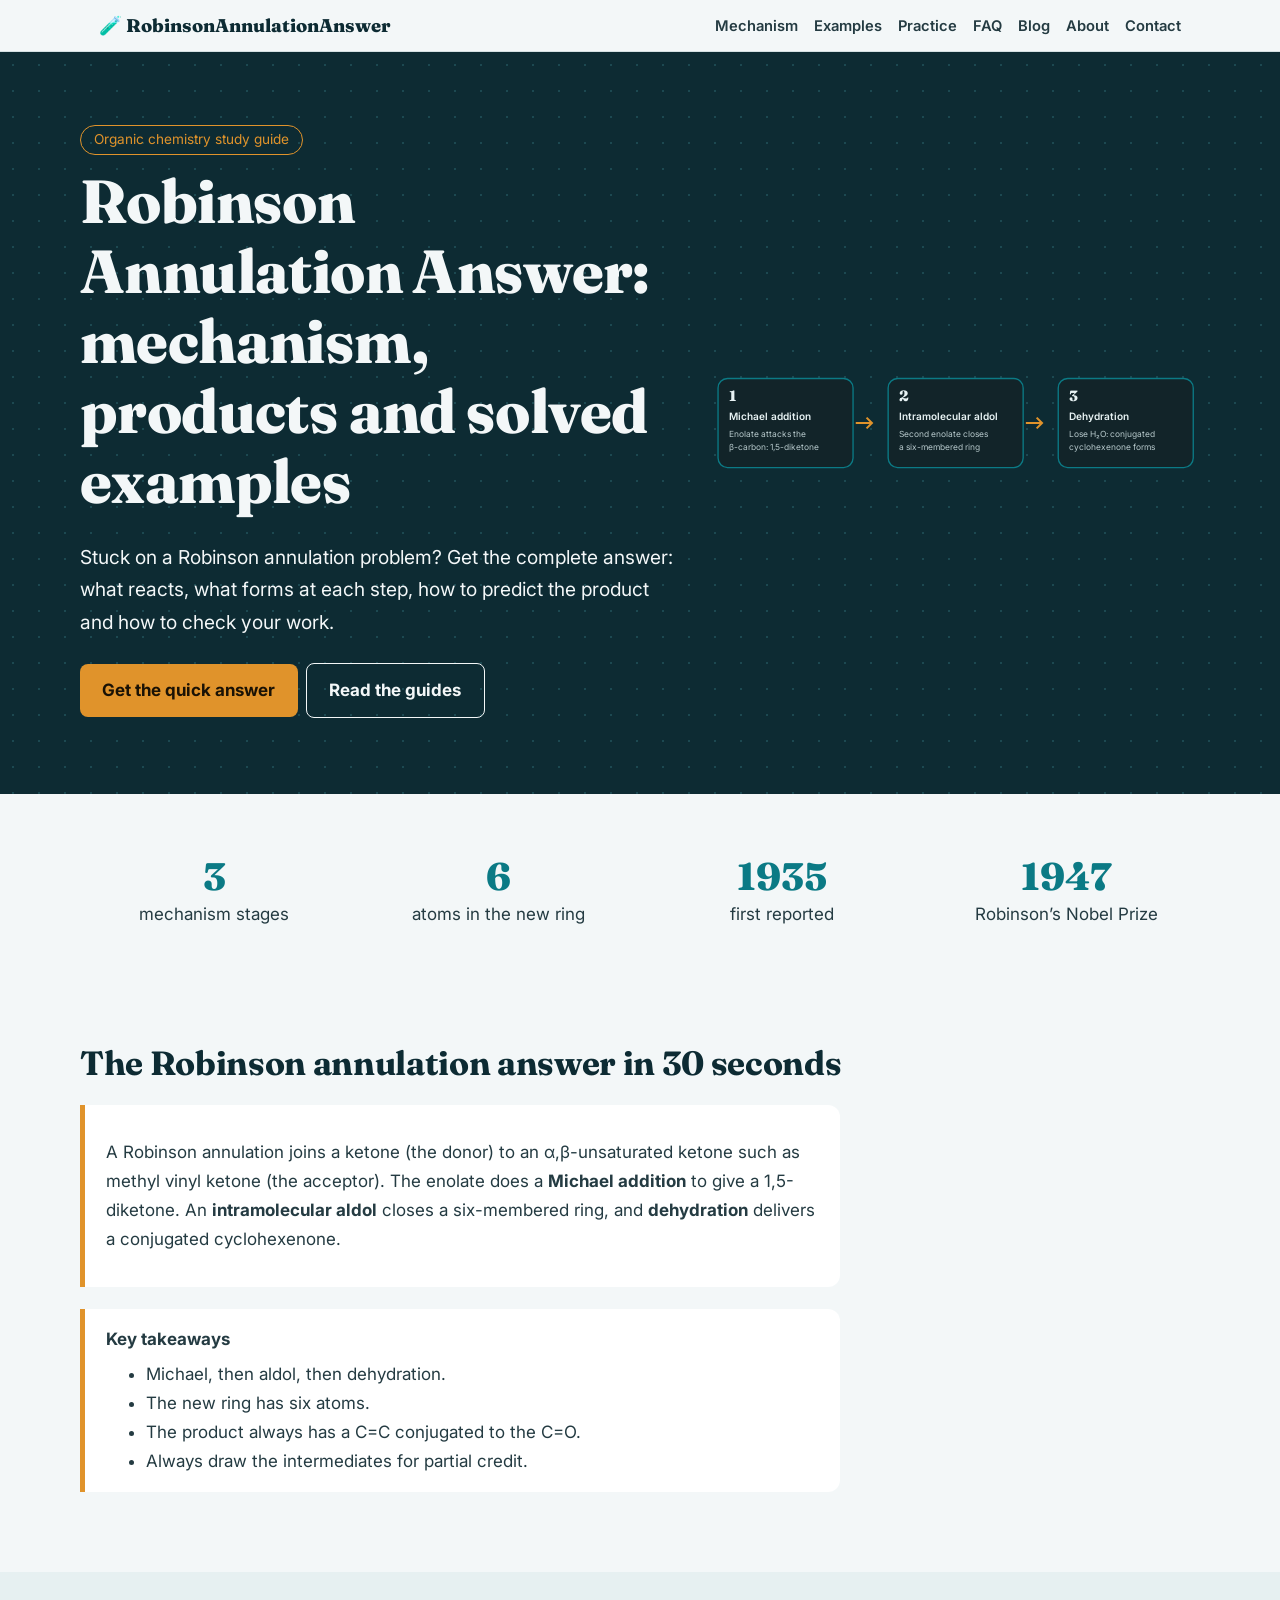
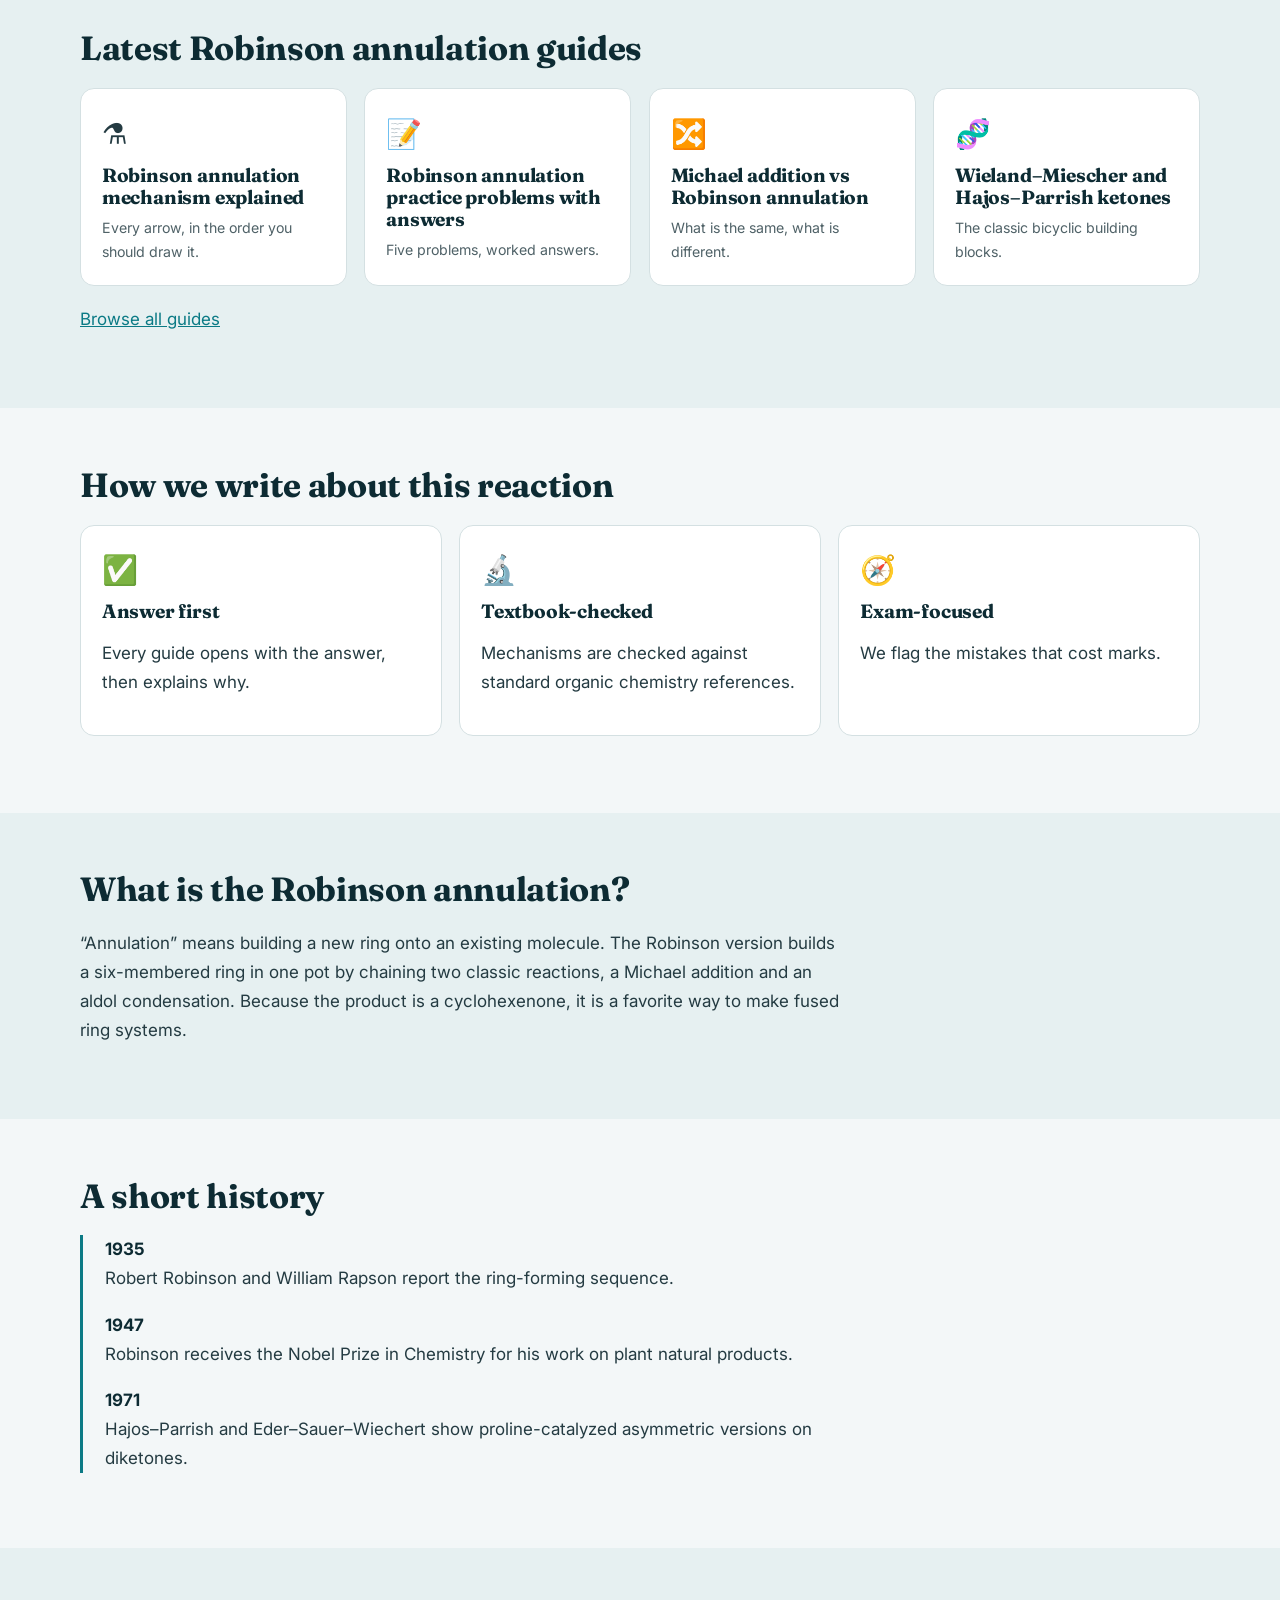
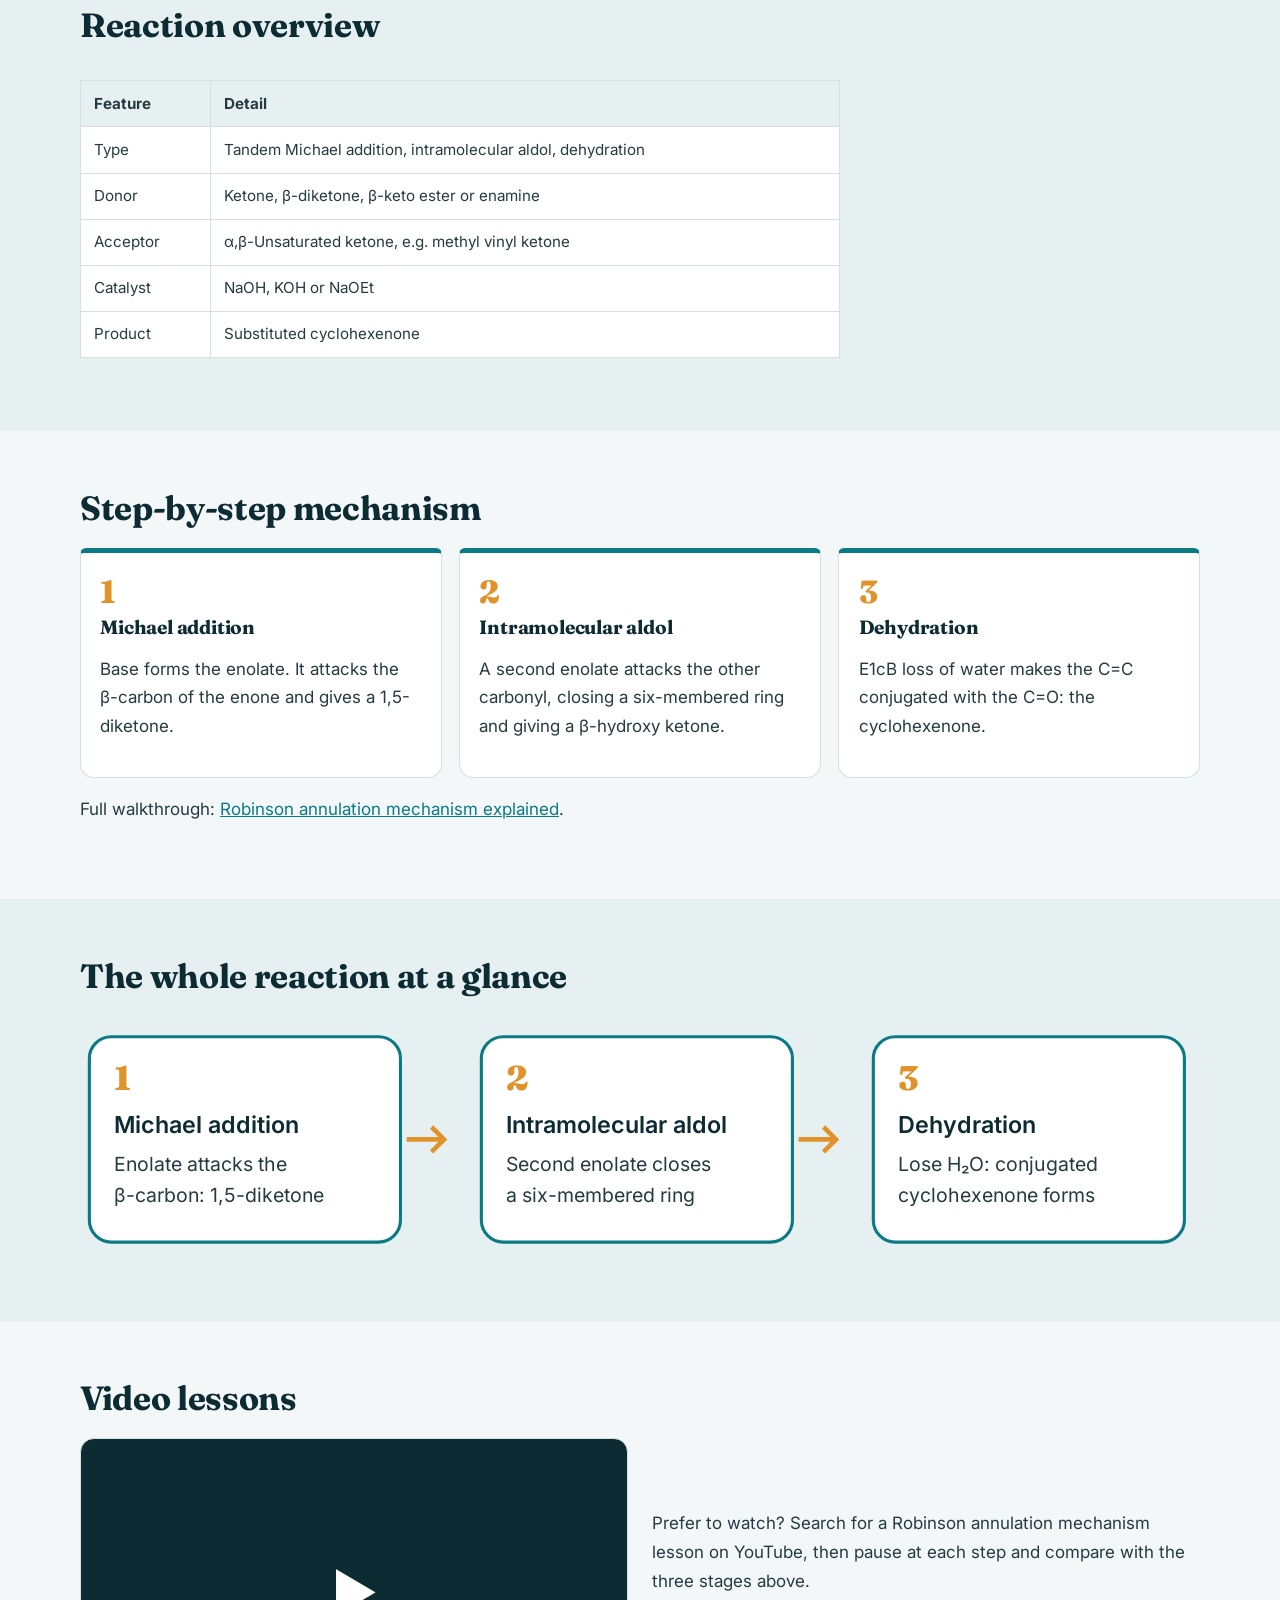
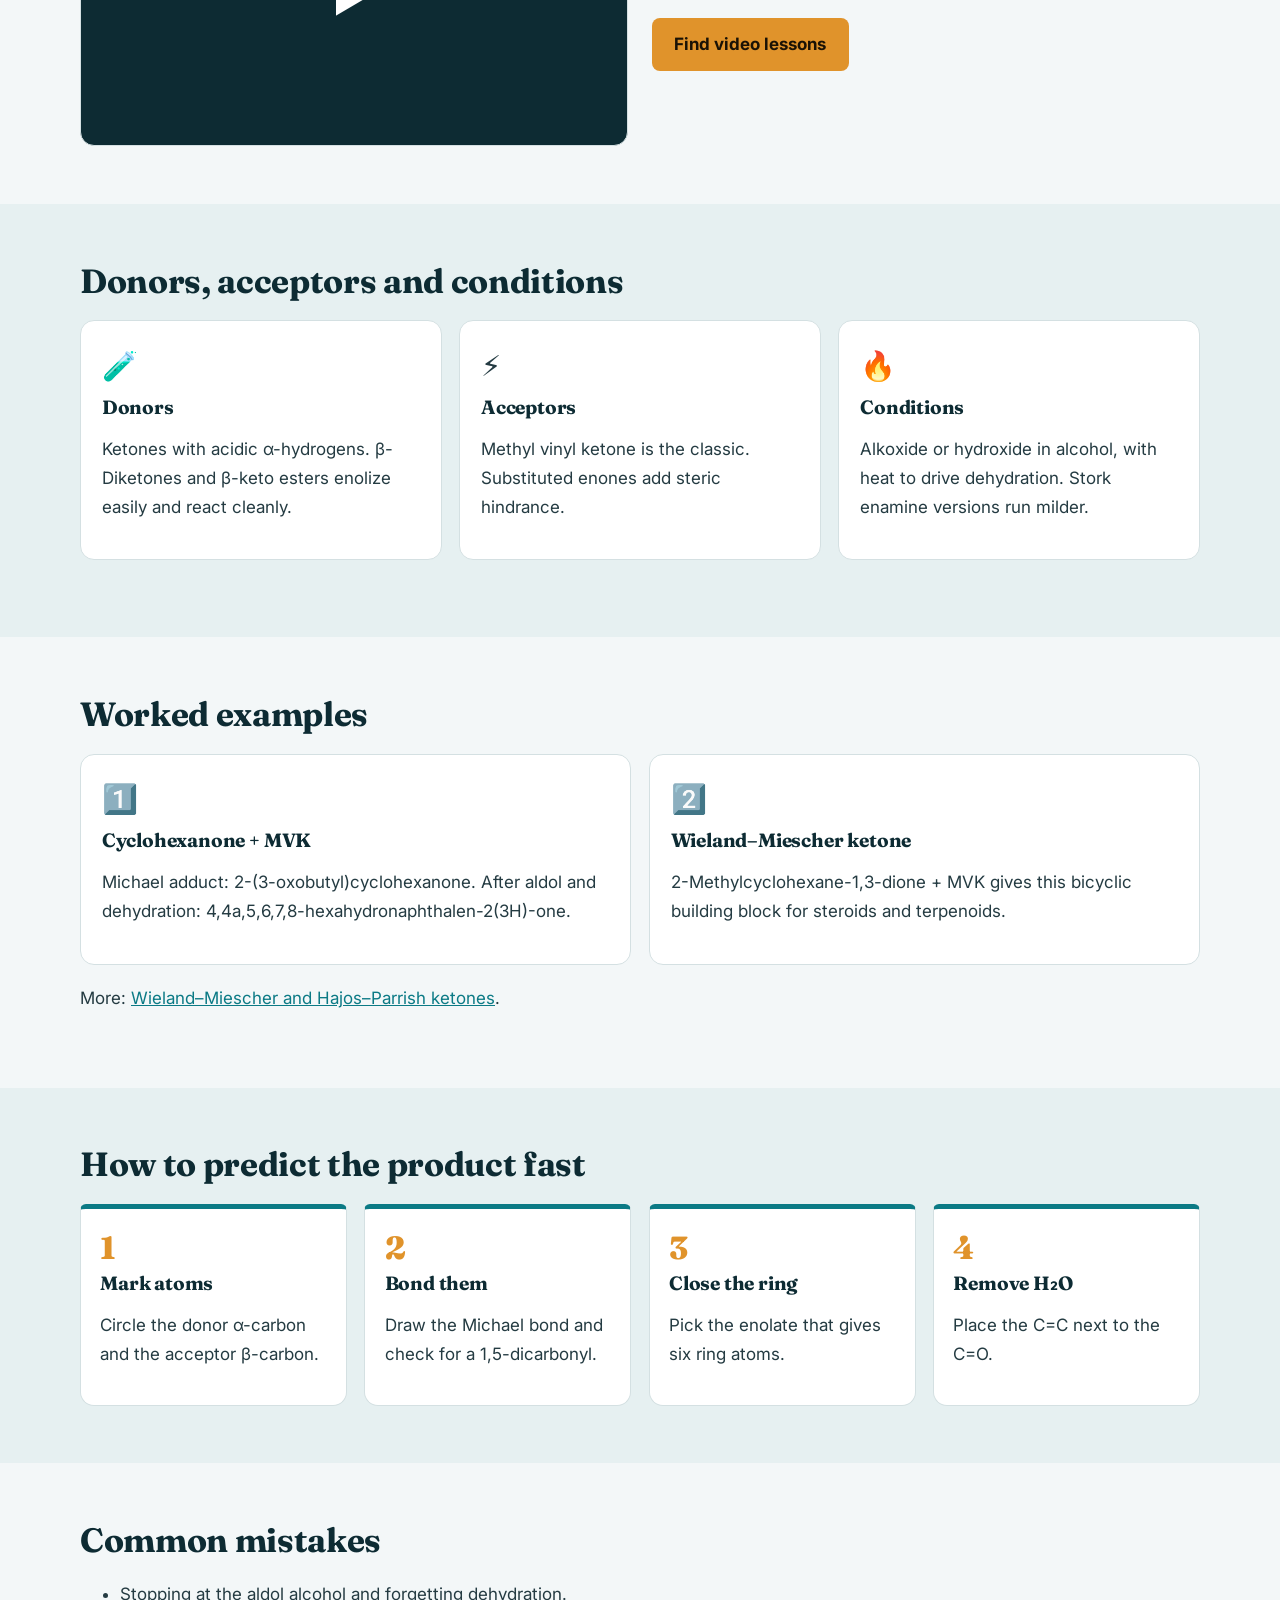
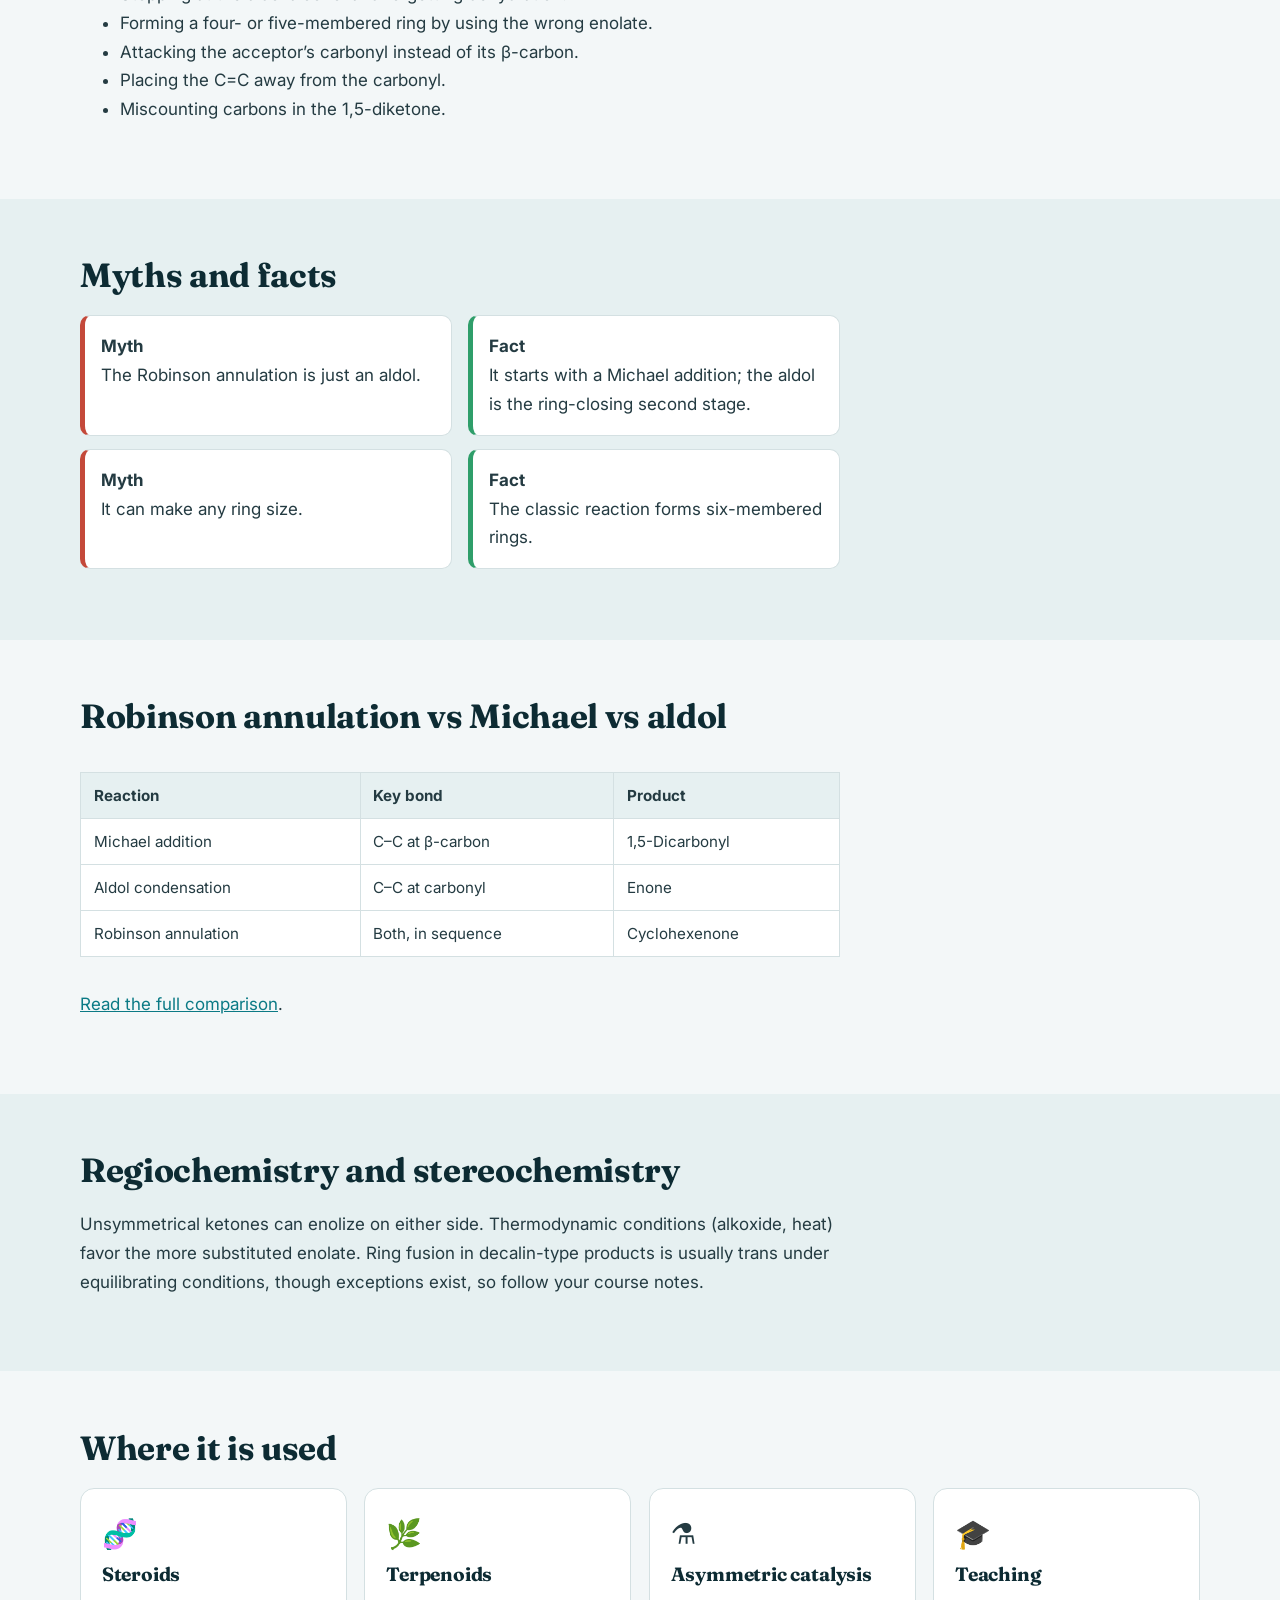
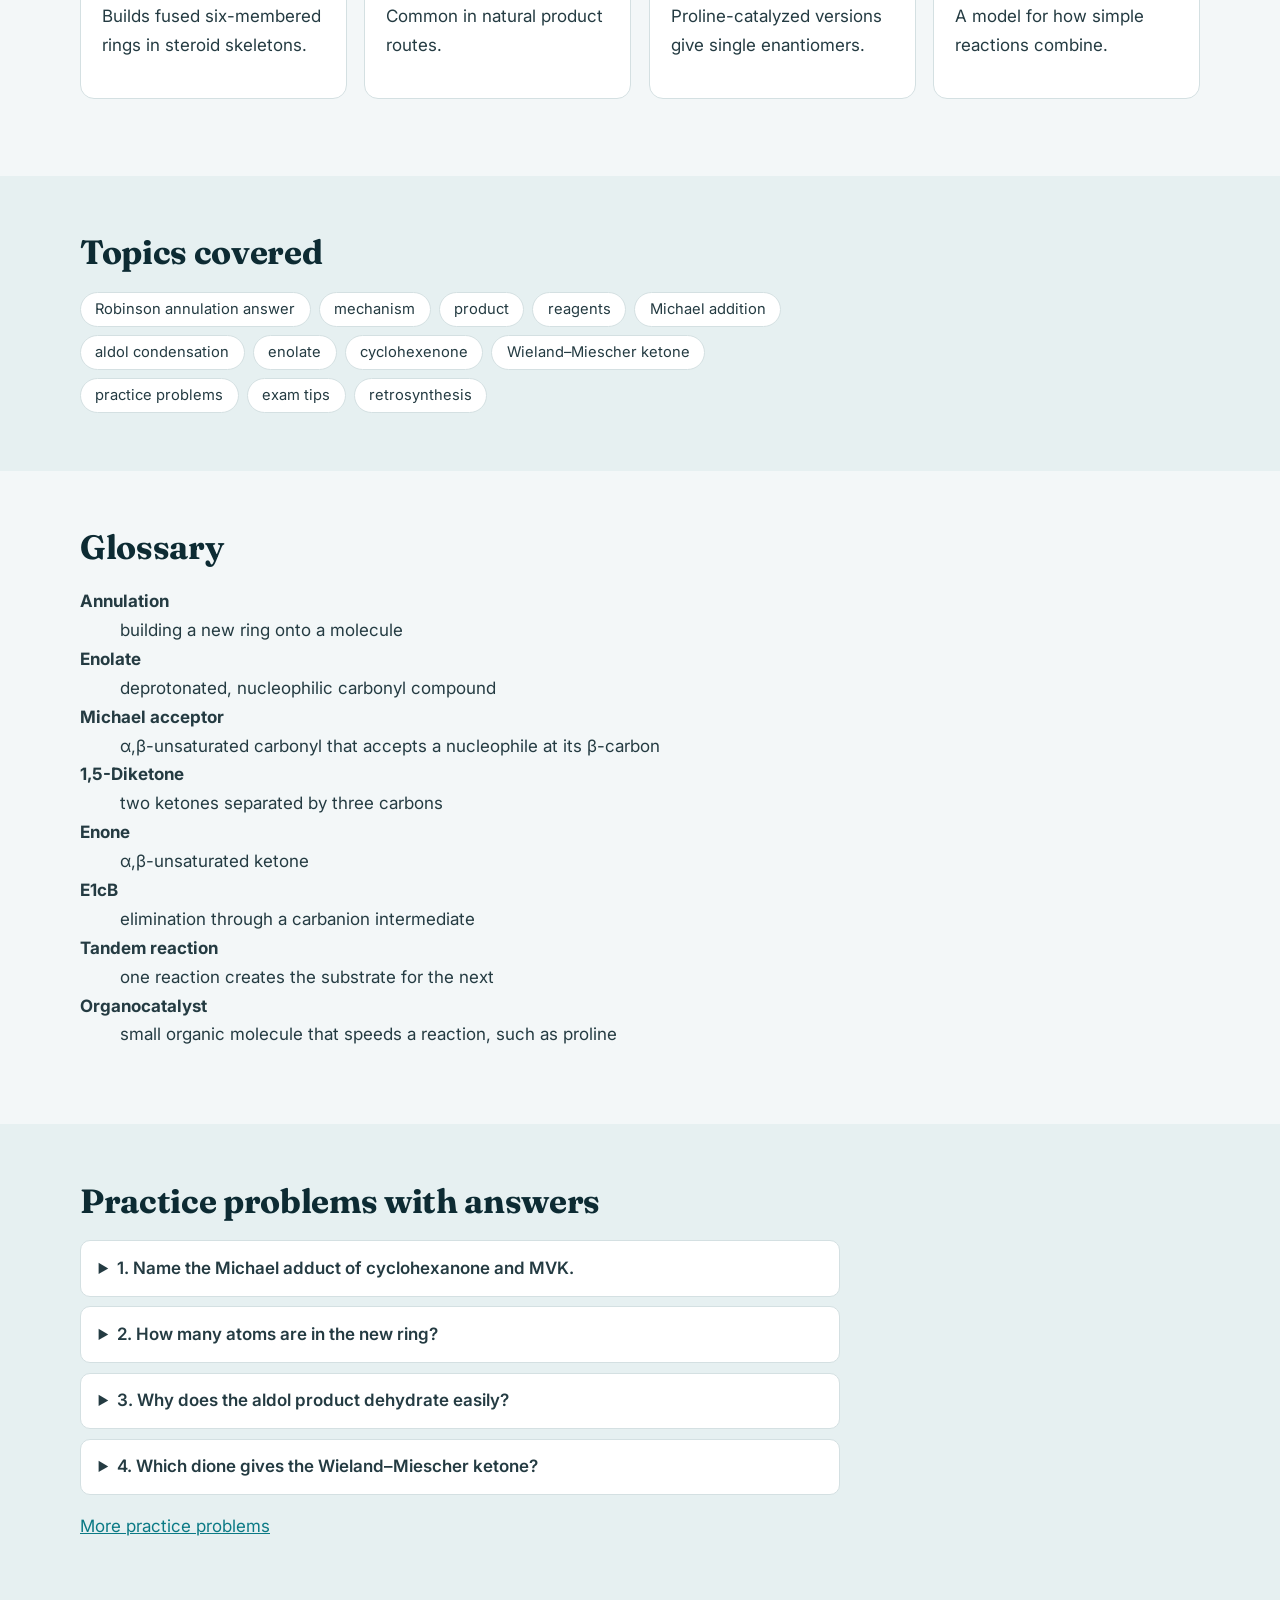
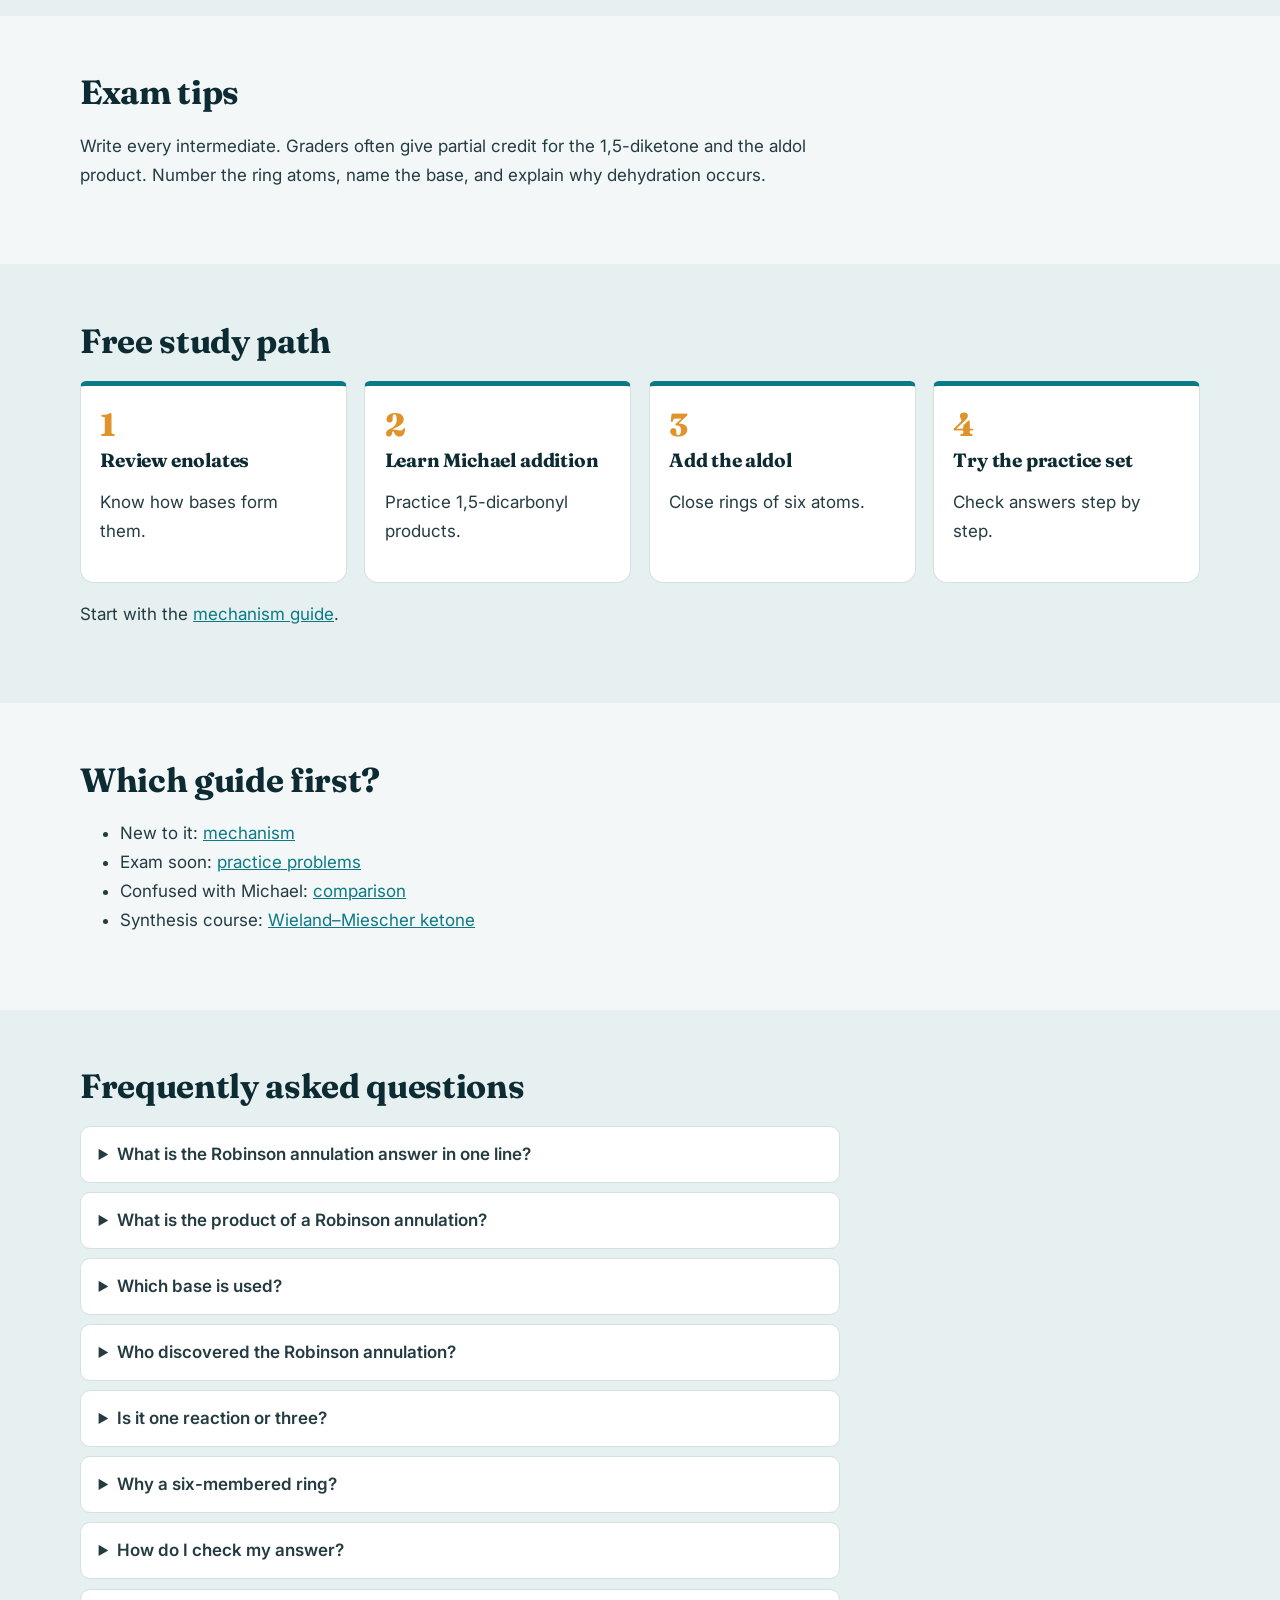
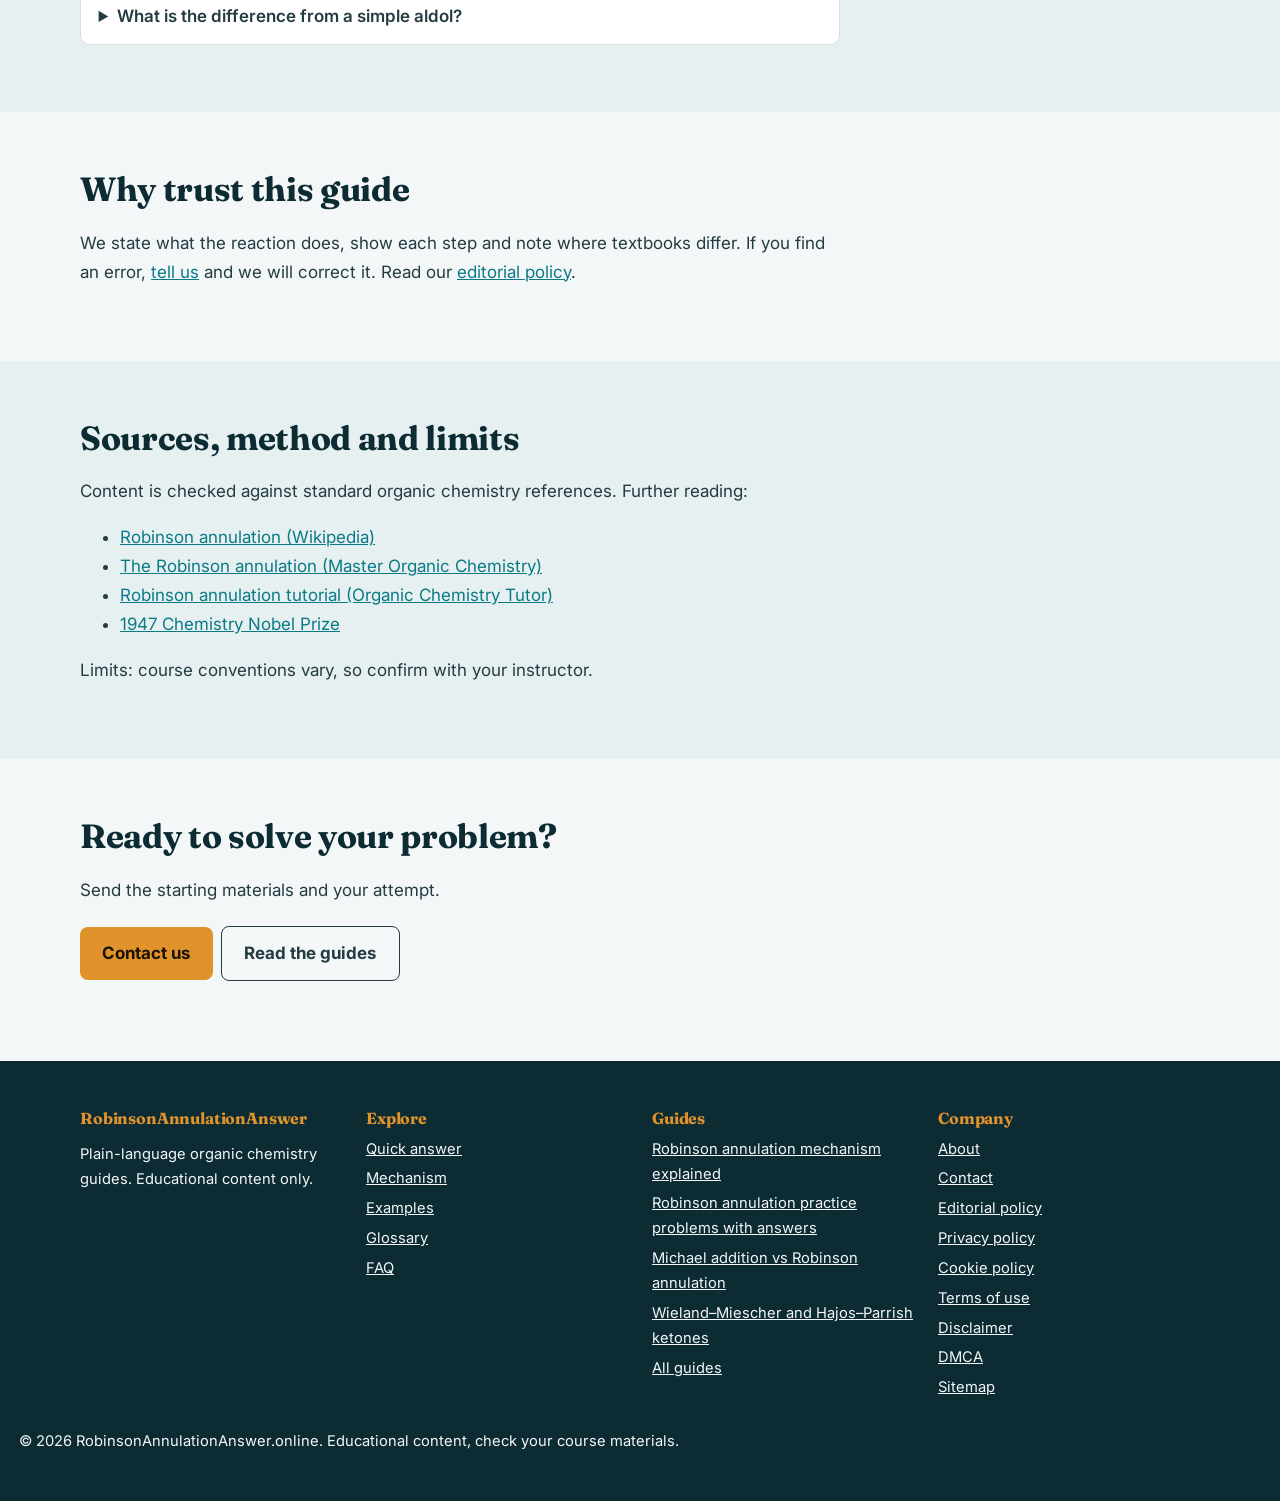
<file: index.html>
<!DOCTYPE html>
<html lang="en"><head><meta charset="utf-8"><meta name="viewport" content="width=device-width, initial-scale=1, viewport-fit=cover">
<title>Robinson Annulation Answer: Mechanism, Product Rules &amp; Solved Examples</title><meta name="description" content="Robinson annulation answer made simple: Michael addition, intramolecular aldol, dehydration, product prediction, solved examples and practice problems with answers.">
<meta name="robots" content="index,follow,max-snippet:-1,max-image-preview:large"><link rel="canonical" href="https://robinsonannulationanswer.online/">
<link rel="icon" type="image/svg+xml" href="/favicon.svg">
<meta property="og:type" content="website"><meta property="og:site_name" content="Robinson Annulation Answer"><meta property="og:title" content="Robinson Annulation Answer: Mechanism, Product Rules &amp; Solved Examples"><meta property="og:description" content="Robinson annulation answer made simple: Michael addition, intramolecular aldol, dehydration, product prediction, solved examples and practice problems with answers."><meta property="og:url" content="https://robinsonannulationanswer.online/">
<meta property="og:image" content="https://robinsonannulationanswer.online/og-image.png"><meta property="og:image:width" content="1200"><meta property="og:image:height" content="630"><meta name="twitter:card" content="summary_large_image"><meta name="twitter:image" content="https://robinsonannulationanswer.online/og-image.png"><meta name="theme-color" content="#0d2b33">
<script type="application/ld+json">{"@context": "https://schema.org", "@graph": [{"@type": "WebSite", "@id": "https://robinsonannulationanswer.online/#site", "name": "Robinson Annulation Answer", "url": "https://robinsonannulationanswer.online/", "inLanguage": "en"}, {"@type": "Organization", "@id": "https://robinsonannulationanswer.online/#org", "name": "Robinson Annulation Answer", "url": "https://robinsonannulationanswer.online/", "logo": "https://robinsonannulationanswer.online/favicon.svg"}, {"@type": "WebPage", "@id": "https://robinsonannulationanswer.online/#page", "url": "https://robinsonannulationanswer.online/", "name": "Robinson Annulation Answer: Mechanism, Product Rules &amp; Solved Examples", "isPartOf": {"@id": "https://robinsonannulationanswer.online/#site"}, "primaryImageOfPage": "https://robinsonannulationanswer.online/og-image.png", "datePublished": "2026-10-19", "dateModified": "2026-10-19"}, {"@type": "FAQPage", "mainEntity": [{"@type": "Question", "name": "What is the Robinson annulation answer in one line?", "acceptedAnswer": {"@type": "Answer", "text": "A Michael addition forms a 1,5-diketone, an intramolecular aldol closes a six-membered ring, and dehydration gives a cyclohexenone."}}, {"@type": "Question", "name": "What is the product of a Robinson annulation?", "acceptedAnswer": {"@type": "Answer", "text": "An \u03b1,\u03b2-unsaturated cyclic ketone, specifically a substituted cyclohexenone."}}, {"@type": "Question", "name": "Which base is used?", "acceptedAnswer": {"@type": "Answer", "text": "Commonly NaOH, KOH or sodium ethoxide, often with heat for the dehydration."}}, {"@type": "Question", "name": "Who discovered the Robinson annulation?", "acceptedAnswer": {"@type": "Answer", "text": "Robert Robinson and William Rapson reported it in 1935. Robinson won the 1947 Nobel Prize in Chemistry for related work."}}, {"@type": "Question", "name": "Is it one reaction or three?", "acceptedAnswer": {"@type": "Answer", "text": "It is a tandem sequence, often run in one pot, with three mechanistic stages."}}, {"@type": "Question", "name": "Why a six-membered ring?", "acceptedAnswer": {"@type": "Answer", "text": "Six-membered ring closure is fast and the ring is low in strain, so the six-atom enolate attack wins."}}, {"@type": "Question", "name": "How do I check my answer?", "acceptedAnswer": {"@type": "Answer", "text": "Confirm a six-membered ring, a C=C conjugated with the C=O, and that all atoms from both reactants are accounted for except one H\u2082O."}}, {"@type": "Question", "name": "What is the difference from a simple aldol?", "acceptedAnswer": {"@type": "Answer", "text": "A Robinson annulation starts with a Michael addition, and the aldol step is intramolecular and forms a ring."}}]}]}</script><link rel="preconnect" href="https://fonts.googleapis.com"><link rel="preconnect" href="https://fonts.gstatic.com" crossorigin><link rel="stylesheet" href="https://fonts.googleapis.com/css2?family=Fraunces:opsz,wght@9..144,600;9..144,800&family=Inter:wght@400;600;700&display=swap"><link rel="stylesheet" href="/assets/style.css"></head><body><header><div class="bar"><a class="brand" href="/">🧪 RobinsonAnnulationAnswer</a><nav aria-label="Main"><a href="/#mechanism">Mechanism</a><a href="/#examples">Examples</a><a href="/#practice">Practice</a><a href="/#faq">FAQ</a><a href="/blog/">Blog</a><a href="/about/">About</a><a href="/contact/">Contact</a></nav></div></header><main><section class="hero"><div class="cols"><div><span class="tag">Organic chemistry study guide</span><h1>Robinson Annulation Answer: mechanism, products and solved examples</h1><p class="lead">Stuck on a Robinson annulation problem? Get the complete answer: what reacts, what forms at each step, how to predict the product and how to check your work.</p><a class="btn" href="#quick-answer">Get the quick answer</a><a class="btn ghost" href="/blog/">Read the guides</a></div><div><svg class="flow" viewBox="0 0 720 160" role="img" aria-label="Robinson annulation in three steps: Michael addition, intramolecular aldol, dehydration"><rect x="6" y="14" width="200" height="132" rx="14"/><text class="n" x="22" y="48">1</text><text x="22" y="76">Michael addition</text><text class="s" x="22" y="100">Enolate attacks the</text><text class="s" x="22" y="120">β-carbon: 1,5-diketone</text><path d="M210 80h24m-8-8 8 8-8 8"/><rect x="258" y="14" width="200" height="132" rx="14"/><text class="n" x="274" y="48">2</text><text x="274" y="76">Intramolecular aldol</text><text class="s" x="274" y="100">Second enolate closes</text><text class="s" x="274" y="120">a six-membered ring</text><path d="M462 80h24m-8-8 8 8-8 8"/><rect x="510" y="14" width="200" height="132" rx="14"/><text class="n" x="526" y="48">3</text><text x="526" y="76">Dehydration</text><text class="s" x="526" y="100">Lose H₂O: conjugated</text><text class="s" x="526" y="120">cyclohexenone forms</text></svg></div></div></section><section id="facts" class=""><div><div class="stats"><div><b>3</b>mechanism stages</div><div><b>6</b>atoms in the new ring</div><div><b>1935</b>first reported</div><div><b>1947</b>Robinson’s Nobel Prize</div></div></div></section><section id="quick-answer" class=""><div><h2>The Robinson annulation answer in 30 seconds</h2><div class="narrow"><div class="answer"><p>A Robinson annulation joins a ketone (the donor) to an α,β-unsaturated ketone such as methyl vinyl ketone (the acceptor). The enolate does a <strong>Michael addition</strong> to give a 1,5-diketone. An <strong>intramolecular aldol</strong> closes a six-membered ring, and <strong>dehydration</strong> delivers a conjugated cyclohexenone.</p></div><div class="answer"><strong>Key takeaways</strong><ul><li>Michael, then aldol, then dehydration.</li><li>The new ring has six atoms.</li><li>The product always has a C=C conjugated to the C=O.</li><li>Always draw the intermediates for partial credit.</li></ul></div></div></div></section><section id="latest" class="alt"><div><h2>Latest Robinson annulation guides</h2><div class="grid"><a class="card" href="/blog/robinson-annulation-mechanism/"><span class="ic">⚗️</span><h3>Robinson annulation mechanism explained</h3><small>Every arrow, in the order you should draw it.</small></a><a class="card" href="/blog/robinson-annulation-practice-problems/"><span class="ic">📝</span><h3>Robinson annulation practice problems with answers</h3><small>Five problems, worked answers.</small></a><a class="card" href="/blog/michael-addition-vs-robinson-annulation/"><span class="ic">🔀</span><h3>Michael addition vs Robinson annulation</h3><small>What is the same, what is different.</small></a><a class="card" href="/blog/wieland-miescher-ketone/"><span class="ic">🧬</span><h3>Wieland–Miescher and Hajos–Parrish ketones</h3><small>The classic bicyclic building blocks.</small></a></div><p><a href="/blog/">Browse all guides</a></p></div></section><section id="how-we-write" class=""><div><h2>How we write about this reaction</h2><div class="grid"><div class="card"><span class="ic">✅</span><h3>Answer first</h3><p>Every guide opens with the answer, then explains why.</p></div><div class="card"><span class="ic">🔬</span><h3>Textbook-checked</h3><p>Mechanisms are checked against standard organic chemistry references.</p></div><div class="card"><span class="ic">🧭</span><h3>Exam-focused</h3><p>We flag the mistakes that cost marks.</p></div></div></div></section><section id="what" class="alt"><div><h2>What is the Robinson annulation?</h2><div class="narrow"><p>“Annulation” means building a new ring onto an existing molecule. The Robinson version builds a six-membered ring in one pot by chaining two classic reactions, a Michael addition and an aldol condensation. Because the product is a cyclohexenone, it is a favorite way to make fused ring systems.</p></div></div></section><section id="history" class=""><div><h2>A short history</h2><div class="narrow"><div class="tl"><p><b>1935</b><br>Robert Robinson and William Rapson report the ring-forming sequence.</p><p><b>1947</b><br>Robinson receives the Nobel Prize in Chemistry for his work on plant natural products.</p><p><b>1971</b><br>Hajos–Parrish and Eder–Sauer–Wiechert show proline-catalyzed asymmetric versions on diketones.</p></div></div></div></section><section id="overview" class="alt"><div><h2>Reaction overview</h2><div class="narrow"><div class="scroll"><table><tr><th>Feature</th><th>Detail</th></tr><tr><td>Type</td><td>Tandem Michael addition, intramolecular aldol, dehydration</td></tr><tr><td>Donor</td><td>Ketone, β-diketone, β-keto ester or enamine</td></tr><tr><td>Acceptor</td><td>α,β-Unsaturated ketone, e.g. methyl vinyl ketone</td></tr><tr><td>Catalyst</td><td>NaOH, KOH or NaOEt</td></tr><tr><td>Product</td><td>Substituted cyclohexenone</td></tr></table></div></div></div></section><section id="mechanism" class=""><div><h2>Step-by-step mechanism</h2><div class="steps3"><div><h3>Michael addition</h3><p>Base forms the enolate. It attacks the β-carbon of the enone and gives a 1,5-diketone.</p></div><div><h3>Intramolecular aldol</h3><p>A second enolate attacks the other carbonyl, closing a six-membered ring and giving a β-hydroxy ketone.</p></div><div><h3>Dehydration</h3><p>E1cB loss of water makes the C=C conjugated with the C=O: the cyclohexenone.</p></div></div><p>Full walkthrough: <a href="/blog/robinson-annulation-mechanism/">Robinson annulation mechanism explained</a>.</p></div></section><section id="infographic" class="alt"><div><h2>The whole reaction at a glance</h2><svg class="flow" viewBox="0 0 720 160" role="img" aria-label="Robinson annulation in three steps: Michael addition, intramolecular aldol, dehydration"><rect x="6" y="14" width="200" height="132" rx="14"/><text class="n" x="22" y="48">1</text><text x="22" y="76">Michael addition</text><text class="s" x="22" y="100">Enolate attacks the</text><text class="s" x="22" y="120">β-carbon: 1,5-diketone</text><path d="M210 80h24m-8-8 8 8-8 8"/><rect x="258" y="14" width="200" height="132" rx="14"/><text class="n" x="274" y="48">2</text><text x="274" y="76">Intramolecular aldol</text><text class="s" x="274" y="100">Second enolate closes</text><text class="s" x="274" y="120">a six-membered ring</text><path d="M462 80h24m-8-8 8 8-8 8"/><rect x="510" y="14" width="200" height="132" rx="14"/><text class="n" x="526" y="48">3</text><text x="526" y="76">Dehydration</text><text class="s" x="526" y="100">Lose H₂O: conjugated</text><text class="s" x="526" y="120">cyclohexenone forms</text></svg></div></section><section id="video" class=""><div><h2>Video lessons</h2><div class="video"><a class="play" href="https://www.youtube.com/results?search_query=robinson+annulation+mechanism" rel="noopener" target="_blank" aria-label="Search Robinson annulation video lessons on YouTube">▶</a><div><p>Prefer to watch? Search for a Robinson annulation mechanism lesson on YouTube, then pause at each step and compare with the three stages above.</p><p><a class="btn" href="https://www.youtube.com/results?search_query=robinson+annulation+mechanism" rel="noopener" target="_blank">Find video lessons</a></p></div></div><!-- To embed one video: <iframe src="https://www.youtube-nocookie.com/embed/VIDEO_ID" loading="lazy" allowfullscreen title="Robinson annulation"></iframe> --></div></section><section id="parts" class="alt"><div><h2>Donors, acceptors and conditions</h2><div class="grid"><div class="card"><span class="ic">🧪</span><h3>Donors</h3><p>Ketones with acidic α-hydrogens. β-Diketones and β-keto esters enolize easily and react cleanly.</p></div><div class="card"><span class="ic">⚡</span><h3>Acceptors</h3><p>Methyl vinyl ketone is the classic. Substituted enones add steric hindrance.</p></div><div class="card"><span class="ic">🔥</span><h3>Conditions</h3><p>Alkoxide or hydroxide in alcohol, with heat to drive dehydration. Stork enamine versions run milder.</p></div></div></div></section><section id="examples" class=""><div><h2>Worked examples</h2><div class="grid"><div class="card"><span class="ic">1️⃣</span><h3>Cyclohexanone + MVK</h3><p>Michael adduct: 2-(3-oxobutyl)cyclohexanone. After aldol and dehydration: 4,4a,5,6,7,8-hexahydronaphthalen-2(3H)-one.</p></div><div class="card"><span class="ic">2️⃣</span><h3>Wieland–Miescher ketone</h3><p>2-Methylcyclohexane-1,3-dione + MVK gives this bicyclic building block for steroids and terpenoids.</p></div></div><p>More: <a href="/blog/wieland-miescher-ketone/">Wieland–Miescher and Hajos–Parrish ketones</a>.</p></div></section><section id="predict" class="alt"><div><h2>How to predict the product fast</h2><div class="steps3"><div><h3>Mark atoms</h3><p>Circle the donor α-carbon and the acceptor β-carbon.</p></div><div><h3>Bond them</h3><p>Draw the Michael bond and check for a 1,5-dicarbonyl.</p></div><div><h3>Close the ring</h3><p>Pick the enolate that gives six ring atoms.</p></div><div><h3>Remove H₂O</h3><p>Place the C=C next to the C=O.</p></div></div></div></section><section id="mistakes" class=""><div><h2>Common mistakes</h2><div class="narrow"><ul><li>Stopping at the aldol alcohol and forgetting dehydration.</li><li>Forming a four- or five-membered ring by using the wrong enolate.</li><li>Attacking the acceptor’s carbonyl instead of its β-carbon.</li><li>Placing the C=C away from the carbonyl.</li><li>Miscounting carbons in the 1,5-diketone.</li></ul></div></div></section><section id="myths" class="alt"><div><h2>Myths and facts</h2><div class="narrow"><div class="two"><div class="m"><b>Myth</b><br>The Robinson annulation is just an aldol.</div><div class="f"><b>Fact</b><br>It starts with a Michael addition; the aldol is the ring-closing second stage.</div></div><div class="two"><div class="m"><b>Myth</b><br>It can make any ring size.</div><div class="f"><b>Fact</b><br>The classic reaction forms six-membered rings.</div></div></div></div></section><section id="compare" class=""><div><h2>Robinson annulation vs Michael vs aldol</h2><div class="narrow"><div class="scroll"><table><tr><th>Reaction</th><th>Key bond</th><th>Product</th></tr><tr><td>Michael addition</td><td>C–C at β-carbon</td><td>1,5-Dicarbonyl</td></tr><tr><td>Aldol condensation</td><td>C–C at carbonyl</td><td>Enone</td></tr><tr><td>Robinson annulation</td><td>Both, in sequence</td><td>Cyclohexenone</td></tr></table></div><p><a href="/blog/michael-addition-vs-robinson-annulation/">Read the full comparison</a>.</p></div></div></section><section id="selectivity" class="alt"><div><h2>Regiochemistry and stereochemistry</h2><div class="narrow"><p>Unsymmetrical ketones can enolize on either side. Thermodynamic conditions (alkoxide, heat) favor the more substituted enolate. Ring fusion in decalin-type products is usually trans under equilibrating conditions, though exceptions exist, so follow your course notes.</p></div></div></section><section id="uses" class=""><div><h2>Where it is used</h2><div class="grid"><div class="card"><span class="ic">🧬</span><h3>Steroids</h3><p>Builds fused six-membered rings in steroid skeletons.</p></div><div class="card"><span class="ic">🌿</span><h3>Terpenoids</h3><p>Common in natural product routes.</p></div><div class="card"><span class="ic">⚗️</span><h3>Asymmetric catalysis</h3><p>Proline-catalyzed versions give single enantiomers.</p></div><div class="card"><span class="ic">🎓</span><h3>Teaching</h3><p>A model for how simple reactions combine.</p></div></div></div></section><section id="topics" class="alt"><div><h2>Topics covered</h2><div class="narrow"><div class="chips"><span>Robinson annulation answer</span><span>mechanism</span><span>product</span><span>reagents</span><span>Michael addition</span><span>aldol condensation</span><span>enolate</span><span>cyclohexenone</span><span>Wieland–Miescher ketone</span><span>practice problems</span><span>exam tips</span><span>retrosynthesis</span></div></div></div></section><section id="glossary" class=""><div><h2>Glossary</h2><div class="narrow"><dl><dt><strong>Annulation</strong></dt><dd>building a new ring onto a molecule</dd><dt><strong>Enolate</strong></dt><dd>deprotonated, nucleophilic carbonyl compound</dd><dt><strong>Michael acceptor</strong></dt><dd>α,β-unsaturated carbonyl that accepts a nucleophile at its β-carbon</dd><dt><strong>1,5-Diketone</strong></dt><dd>two ketones separated by three carbons</dd><dt><strong>Enone</strong></dt><dd>α,β-unsaturated ketone</dd><dt><strong>E1cB</strong></dt><dd>elimination through a carbanion intermediate</dd><dt><strong>Tandem reaction</strong></dt><dd>one reaction creates the substrate for the next</dd><dt><strong>Organocatalyst</strong></dt><dd>small organic molecule that speeds a reaction, such as proline</dd></dl></div></div></section><section id="practice" class="alt"><div><h2>Practice problems with answers</h2><div class="narrow"><details><summary>1. Name the Michael adduct of cyclohexanone and MVK.</summary><p>2-(3-Oxobutyl)cyclohexanone, a 1,5-diketone.</p></details><details><summary>2. How many atoms are in the new ring?</summary><p>Six.</p></details><details><summary>3. Why does the aldol product dehydrate easily?</summary><p>Loss of water gives a conjugated enone, and E1cB through an enolate makes it feasible under base.</p></details><details><summary>4. Which dione gives the Wieland–Miescher ketone?</summary><p>2-Methylcyclohexane-1,3-dione with MVK.</p></details><p><a href="/blog/robinson-annulation-practice-problems/">More practice problems</a></p></div></div></section><section id="exam" class=""><div><h2>Exam tips</h2><div class="narrow"><p>Write every intermediate. Graders often give partial credit for the 1,5-diketone and the aldol product. Number the ring atoms, name the base, and explain why dehydration occurs.</p></div></div></section><section id="path" class="alt"><div><h2>Free study path</h2><div class="steps3"><div><h3>Review enolates</h3><p>Know how bases form them.</p></div><div><h3>Learn Michael addition</h3><p>Practice 1,5-dicarbonyl products.</p></div><div><h3>Add the aldol</h3><p>Close rings of six atoms.</p></div><div><h3>Try the practice set</h3><p>Check answers step by step.</p></div></div><p>Start with the <a href="/blog/robinson-annulation-mechanism/">mechanism guide</a>.</p></div></section><section id="first" class=""><div><h2>Which guide first?</h2><div class="narrow"><ul><li>New to it: <a href="/blog/robinson-annulation-mechanism/">mechanism</a></li><li>Exam soon: <a href="/blog/robinson-annulation-practice-problems/">practice problems</a></li><li>Confused with Michael: <a href="/blog/michael-addition-vs-robinson-annulation/">comparison</a></li><li>Synthesis course: <a href="/blog/wieland-miescher-ketone/">Wieland–Miescher ketone</a></li></ul></div></div></section><section id="faq" class="alt"><div><h2>Frequently asked questions</h2><div class="narrow"><details><summary>What is the Robinson annulation answer in one line?</summary><p>A Michael addition forms a 1,5-diketone, an intramolecular aldol closes a six-membered ring, and dehydration gives a cyclohexenone.</p></details><details><summary>What is the product of a Robinson annulation?</summary><p>An α,β-unsaturated cyclic ketone, specifically a substituted cyclohexenone.</p></details><details><summary>Which base is used?</summary><p>Commonly NaOH, KOH or sodium ethoxide, often with heat for the dehydration.</p></details><details><summary>Who discovered the Robinson annulation?</summary><p>Robert Robinson and William Rapson reported it in 1935. Robinson won the 1947 Nobel Prize in Chemistry for related work.</p></details><details><summary>Is it one reaction or three?</summary><p>It is a tandem sequence, often run in one pot, with three mechanistic stages.</p></details><details><summary>Why a six-membered ring?</summary><p>Six-membered ring closure is fast and the ring is low in strain, so the six-atom enolate attack wins.</p></details><details><summary>How do I check my answer?</summary><p>Confirm a six-membered ring, a C=C conjugated with the C=O, and that all atoms from both reactants are accounted for except one H₂O.</p></details><details><summary>What is the difference from a simple aldol?</summary><p>A Robinson annulation starts with a Michael addition, and the aldol step is intramolecular and forms a ring.</p></details></div></div></section><section id="trust" class=""><div><h2>Why trust this guide</h2><div class="narrow"><p>We state what the reaction does, show each step and note where textbooks differ. If you find an error, <a href="/contact/">tell us</a> and we will correct it. Read our <a href="/editorial-policy/">editorial policy</a>.</p></div></div></section><section id="sources" class="alt"><div><h2>Sources, method and limits</h2><div class="narrow"><p>Content is checked against standard organic chemistry references. Further reading:</p><ul><li><a href="https://en.wikipedia.org/wiki/Robinson_annulation" rel="noopener" target="_blank">Robinson annulation (Wikipedia)</a></li><li><a href="https://www.masterorganicchemistry.com/?p=12136" rel="noopener" target="_blank">The Robinson annulation (Master Organic Chemistry)</a></li><li><a href="https://www.organicchemistrytutor.com/?p=9641" rel="noopener" target="_blank">Robinson annulation tutorial (Organic Chemistry Tutor)</a></li><li><a href="https://www.nobelprize.org/prizes/chemistry/1947/summary/" rel="noopener" target="_blank">1947 Chemistry Nobel Prize</a></li></ul><p>Limits: course conventions vary, so confirm with your instructor.</p></div></div></section><section id="cta" class=""><div><h2>Ready to solve your problem?</h2><div class="narrow"><p>Send the starting materials and your attempt.</p><p><a class="btn" href="/contact/">Contact us</a><a class="btn ghost" href="/blog/">Read the guides</a></p></div></div></section></main><footer><div class="fgrid"><div><h2>RobinsonAnnulationAnswer</h2><p>Plain-language organic chemistry guides. Educational content only.</p></div><div><h2>Explore</h2><ul><li><a href="/#quick-answer">Quick answer</a></li><li><a href="/#mechanism">Mechanism</a></li><li><a href="/#examples">Examples</a></li><li><a href="/#glossary">Glossary</a></li><li><a href="/#faq">FAQ</a></li></ul></div><div><h2>Guides</h2><ul><li><a href="/blog/robinson-annulation-mechanism/">Robinson annulation mechanism explained</a></li><li><a href="/blog/robinson-annulation-practice-problems/">Robinson annulation practice problems with answers</a></li><li><a href="/blog/michael-addition-vs-robinson-annulation/">Michael addition vs Robinson annulation</a></li><li><a href="/blog/wieland-miescher-ketone/">Wieland–Miescher and Hajos–Parrish ketones</a></li><li><a href="/blog/">All guides</a></li></ul></div><div><h2>Company</h2><ul><li><a href="/about/">About</a></li><li><a href="/contact/">Contact</a></li><li><a href="/editorial-policy/">Editorial policy</a></li><li><a href="/privacy-policy/">Privacy policy</a></li><li><a href="/cookie-policy/">Cookie policy</a></li><li><a href="/terms-of-use/">Terms of use</a></li><li><a href="/disclaimer/">Disclaimer</a></li><li><a href="/dmca/">DMCA</a></li><li><a href="/sitemap.xml">Sitemap</a></li></ul></div></div><p>© 2026 RobinsonAnnulationAnswer.online. Educational content, check your course materials.</p></footer></body></html>
</file>
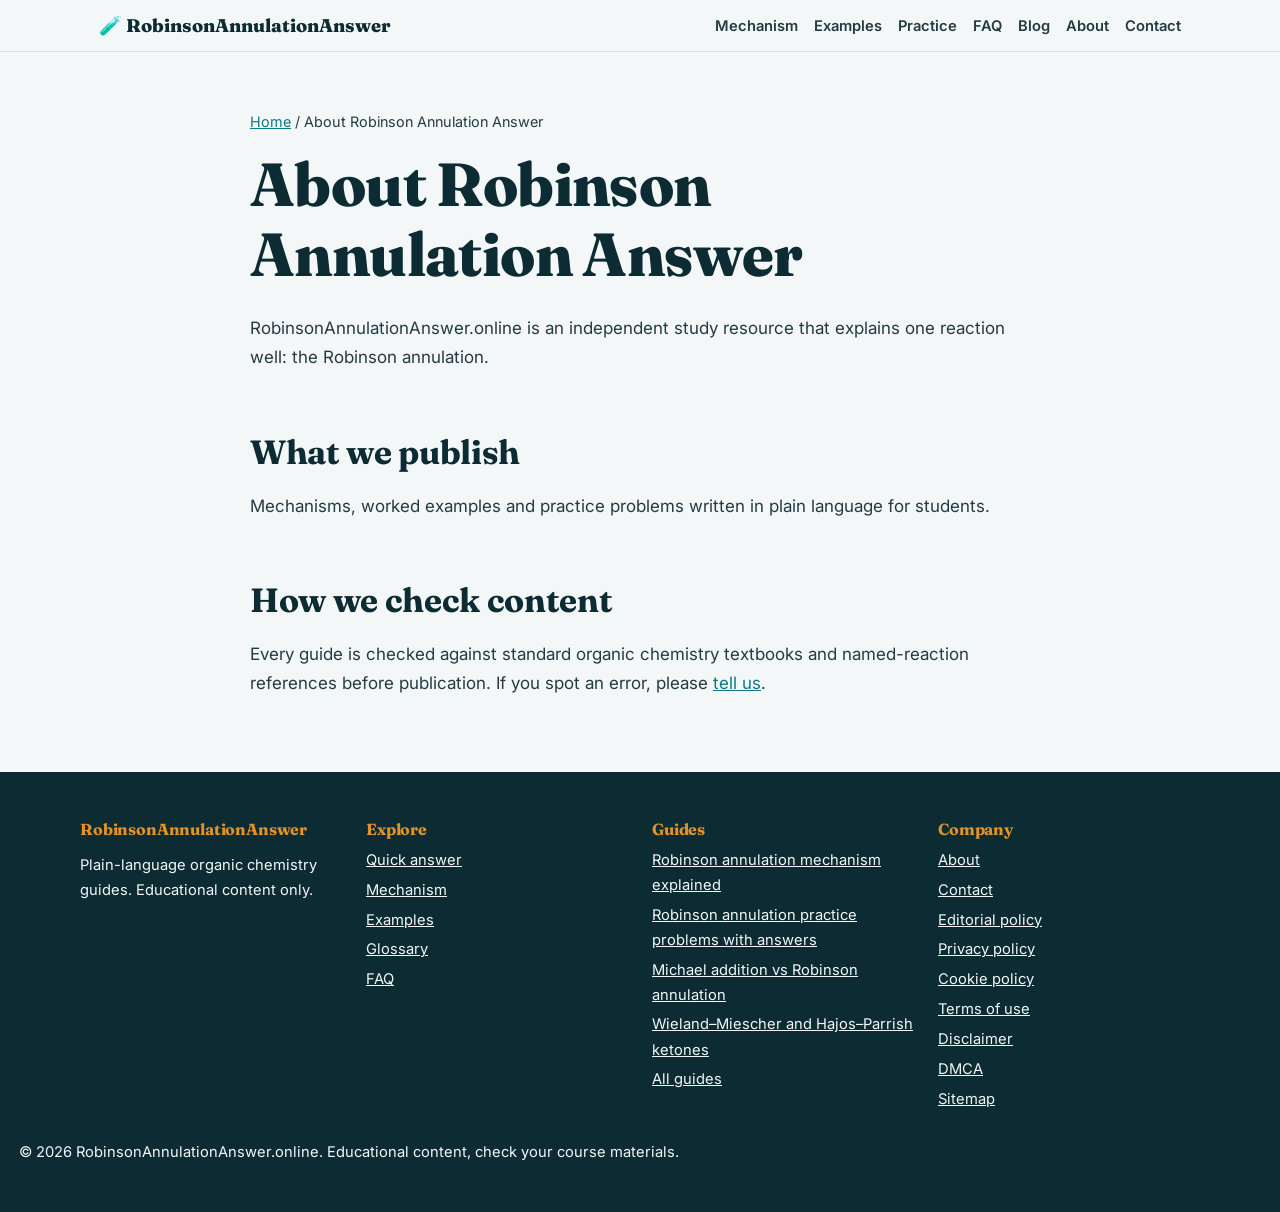
<file: about/index.html>
<!DOCTYPE html>
<html lang="en"><head><meta charset="utf-8">
<meta name="viewport" content="width=device-width, initial-scale=1">
<title>About Robinson Annulation Answer</title>
<meta name="description" content="Learn who runs Robinson Annulation Answer and how we write and check our organic chemistry study guides.">
<meta name="robots" content="index,follow,max-snippet:-1,max-image-preview:large">
<link rel="canonical" href="https://robinsonannulationanswer.online/about/">
<link rel="icon" type="image/svg+xml" href="/favicon.svg">
<meta property="og:image" content="https://robinsonannulationanswer.online/og-image.png"><meta property="og:image:width" content="1200"><meta property="og:image:height" content="630"><meta name="twitter:card" content="summary_large_image"><meta name="twitter:image" content="https://robinsonannulationanswer.online/og-image.png"><meta name="theme-color" content="#14333d">
<meta property="og:type" content="website"><meta property="og:site_name" content="Robinson Annulation Answer">
<meta property="og:title" content="About Robinson Annulation Answer"><meta property="og:description" content="Learn who runs Robinson Annulation Answer and how we write and check our organic chemistry study guides."><meta property="og:url" content="https://robinsonannulationanswer.online/about/">
<script type="application/ld+json">{"@context": "https://schema.org", "@graph": [{"@type": "BreadcrumbList", "itemListElement": [{"@type": "ListItem", "position": 1, "name": "Home", "item": "https://robinsonannulationanswer.online/"}, {"@type": "ListItem", "position": 2, "name": "About Robinson Annulation Answer", "item": "https://robinsonannulationanswer.online/about/"}]}, {"@type": "WebPage", "headline": "About Robinson Annulation Answer", "name": "About Robinson Annulation Answer", "url": "https://robinsonannulationanswer.online/about/", "description": "Learn who runs Robinson Annulation Answer and how we write and check our organic chemistry study guides.", "inLanguage": "en", "publisher": {"@type": "Organization", "name": "Robinson Annulation Answer", "url": "https://robinsonannulationanswer.online/"}}]}</script>
<link rel="preconnect" href="https://fonts.googleapis.com"><link rel="preconnect" href="https://fonts.gstatic.com" crossorigin><link rel="stylesheet" href="https://fonts.googleapis.com/css2?family=Fraunces:opsz,wght@9..144,600;9..144,800&family=Inter:wght@400;600;700&display=swap"><link rel="stylesheet" href="/assets/style.css"></head><body>
<header><div class="bar"><a class="brand" href="/">🧪 RobinsonAnnulationAnswer</a><nav aria-label="Main"><a href="/#mechanism">Mechanism</a><a href="/#examples">Examples</a><a href="/#practice">Practice</a><a href="/#faq">FAQ</a><a href="/blog/">Blog</a><a href="/about/">About</a><a href="/contact/">Contact</a></nav></div></header><main><section><div><article><p class="crumbs"><a href="/">Home</a> / About Robinson Annulation Answer</p><h1>About Robinson Annulation Answer</h1><p>RobinsonAnnulationAnswer.online is an independent study resource that explains one reaction well: the Robinson annulation.</p><h2>What we publish</h2><p>Mechanisms, worked examples and practice problems written in plain language for students.</p><h2>How we check content</h2><p>Every guide is checked against standard organic chemistry textbooks and named-reaction references before publication. If you spot an error, please <a href="/contact/">tell us</a>.</p></article></div></section></main><footer><div class="fgrid"><div><h2>RobinsonAnnulationAnswer</h2><p>Plain-language organic chemistry guides. Educational content only.</p></div><div><h2>Explore</h2><ul><li><a href="/#quick-answer">Quick answer</a></li><li><a href="/#mechanism">Mechanism</a></li><li><a href="/#examples">Examples</a></li><li><a href="/#glossary">Glossary</a></li><li><a href="/#faq">FAQ</a></li></ul></div><div><h2>Guides</h2><ul><li><a href="/blog/robinson-annulation-mechanism/">Robinson annulation mechanism explained</a></li><li><a href="/blog/robinson-annulation-practice-problems/">Robinson annulation practice problems with answers</a></li><li><a href="/blog/michael-addition-vs-robinson-annulation/">Michael addition vs Robinson annulation</a></li><li><a href="/blog/wieland-miescher-ketone/">Wieland–Miescher and Hajos–Parrish ketones</a></li><li><a href="/blog/">All guides</a></li></ul></div><div><h2>Company</h2><ul><li><a href="/about/">About</a></li><li><a href="/contact/">Contact</a></li><li><a href="/editorial-policy/">Editorial policy</a></li><li><a href="/privacy-policy/">Privacy policy</a></li><li><a href="/cookie-policy/">Cookie policy</a></li><li><a href="/terms-of-use/">Terms of use</a></li><li><a href="/disclaimer/">Disclaimer</a></li><li><a href="/dmca/">DMCA</a></li><li><a href="/sitemap.xml">Sitemap</a></li></ul></div></div><p>© 2026 RobinsonAnnulationAnswer.online. Educational content, check your course materials.</p></footer></body></html>
</file>
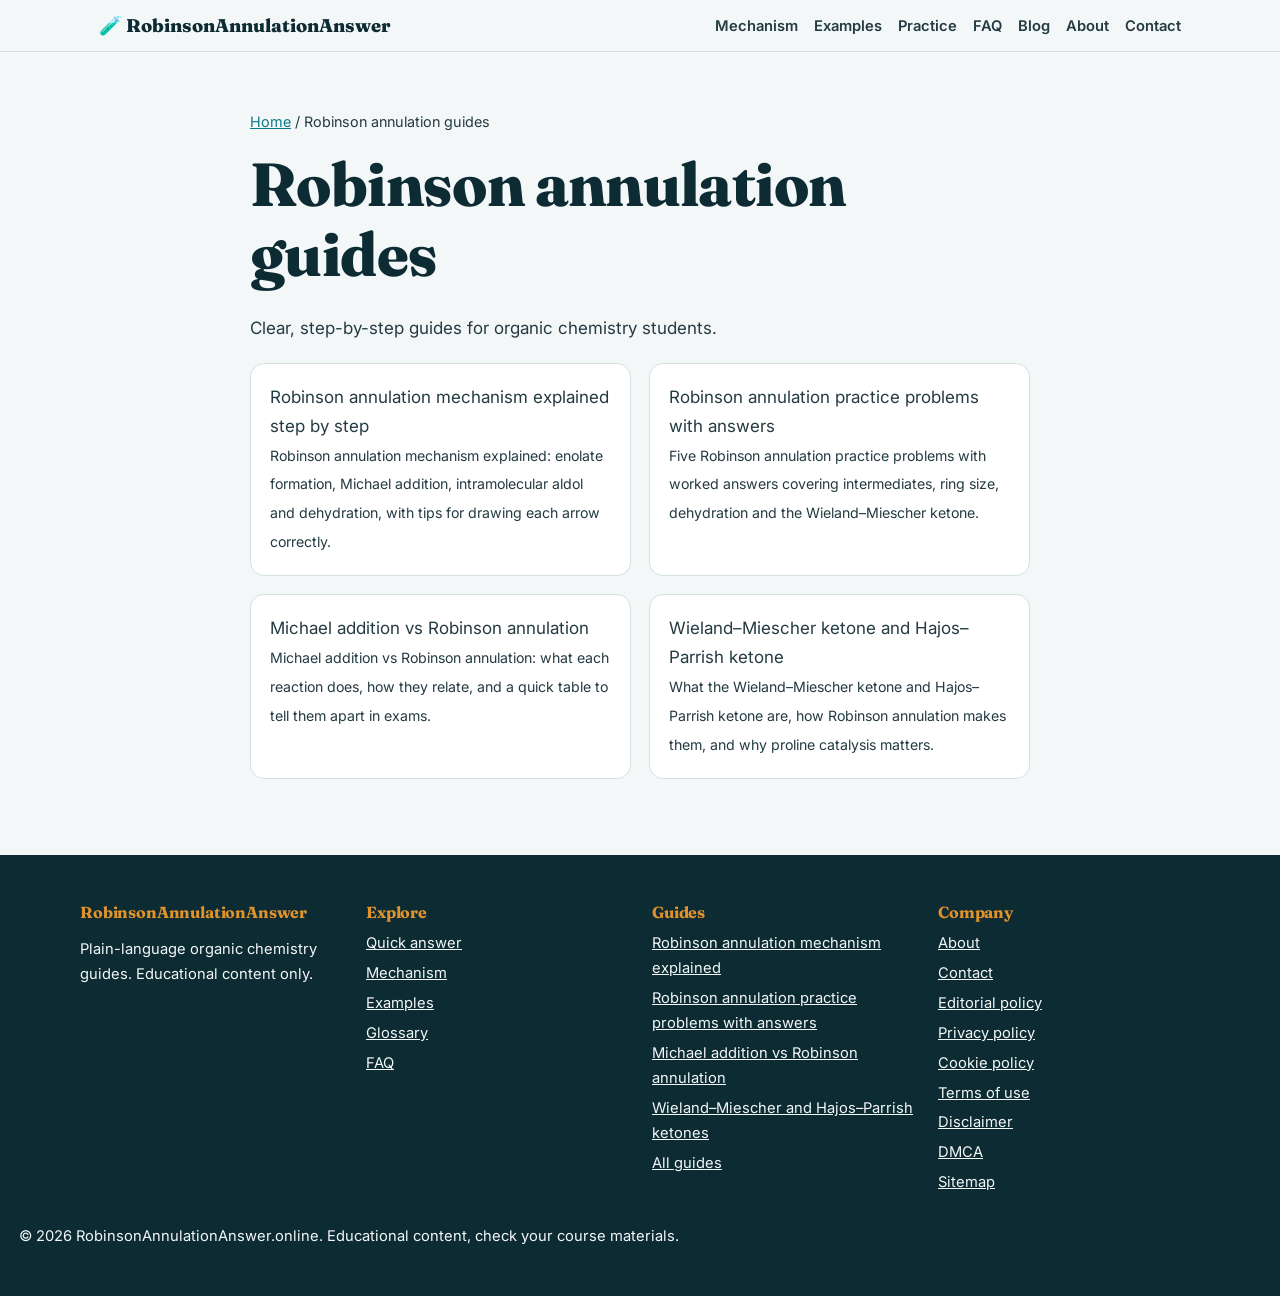
<file: blog/index.html>
<!DOCTYPE html>
<html lang="en"><head><meta charset="utf-8">
<meta name="viewport" content="width=device-width, initial-scale=1">
<title>Robinson Annulation Guides and Study Articles</title>
<meta name="description" content="Study guides on the Robinson annulation: mechanism, practice problems, Michael addition comparison and key synthetic examples.">
<meta name="robots" content="index,follow,max-snippet:-1,max-image-preview:large">
<link rel="canonical" href="https://robinsonannulationanswer.online/blog/">
<link rel="icon" type="image/svg+xml" href="/favicon.svg">
<meta property="og:image" content="https://robinsonannulationanswer.online/og-image.png"><meta property="og:image:width" content="1200"><meta property="og:image:height" content="630"><meta name="twitter:card" content="summary_large_image"><meta name="twitter:image" content="https://robinsonannulationanswer.online/og-image.png"><meta name="theme-color" content="#14333d">
<meta property="og:type" content="website"><meta property="og:site_name" content="Robinson Annulation Answer">
<meta property="og:title" content="Robinson Annulation Guides and Study Articles"><meta property="og:description" content="Study guides on the Robinson annulation: mechanism, practice problems, Michael addition comparison and key synthetic examples."><meta property="og:url" content="https://robinsonannulationanswer.online/blog/">
<script type="application/ld+json">{"@context": "https://schema.org", "@graph": [{"@type": "BreadcrumbList", "itemListElement": [{"@type": "ListItem", "position": 1, "name": "Home", "item": "https://robinsonannulationanswer.online/"}, {"@type": "ListItem", "position": 2, "name": "Robinson annulation guides", "item": "https://robinsonannulationanswer.online/blog/"}]}, {"@type": "CollectionPage", "headline": "Robinson annulation guides", "name": "Robinson annulation guides", "url": "https://robinsonannulationanswer.online/blog/", "description": "Study guides on the Robinson annulation: mechanism, practice problems, Michael addition comparison and key synthetic examples.", "inLanguage": "en", "publisher": {"@type": "Organization", "name": "Robinson Annulation Answer", "url": "https://robinsonannulationanswer.online/"}}]}</script>
<link rel="preconnect" href="https://fonts.googleapis.com"><link rel="preconnect" href="https://fonts.gstatic.com" crossorigin><link rel="stylesheet" href="https://fonts.googleapis.com/css2?family=Fraunces:opsz,wght@9..144,600;9..144,800&family=Inter:wght@400;600;700&display=swap"><link rel="stylesheet" href="/assets/style.css"></head><body>
<header><div class="bar"><a class="brand" href="/">🧪 RobinsonAnnulationAnswer</a><nav aria-label="Main"><a href="/#mechanism">Mechanism</a><a href="/#examples">Examples</a><a href="/#practice">Practice</a><a href="/#faq">FAQ</a><a href="/blog/">Blog</a><a href="/about/">About</a><a href="/contact/">Contact</a></nav></div></header><main><section><div><article><p class="crumbs"><a href="/">Home</a> / Robinson annulation guides</p><h1>Robinson annulation guides</h1><p>Clear, step-by-step guides for organic chemistry students.</p><div class="grid"><a href="/blog/robinson-annulation-mechanism/">Robinson annulation mechanism explained step by step<br><small>Robinson annulation mechanism explained: enolate formation, Michael addition, intramolecular aldol and dehydration, with tips for drawing each arrow correctly.</small></a><a href="/blog/robinson-annulation-practice-problems/">Robinson annulation practice problems with answers<br><small>Five Robinson annulation practice problems with worked answers covering intermediates, ring size, dehydration and the Wieland–Miescher ketone.</small></a><a href="/blog/michael-addition-vs-robinson-annulation/">Michael addition vs Robinson annulation<br><small>Michael addition vs Robinson annulation: what each reaction does, how they relate, and a quick table to tell them apart in exams.</small></a><a href="/blog/wieland-miescher-ketone/">Wieland–Miescher ketone and Hajos–Parrish ketone<br><small>What the Wieland–Miescher ketone and Hajos–Parrish ketone are, how Robinson annulation makes them, and why proline catalysis matters.</small></a></div></article></div></section></main><footer><div class="fgrid"><div><h2>RobinsonAnnulationAnswer</h2><p>Plain-language organic chemistry guides. Educational content only.</p></div><div><h2>Explore</h2><ul><li><a href="/#quick-answer">Quick answer</a></li><li><a href="/#mechanism">Mechanism</a></li><li><a href="/#examples">Examples</a></li><li><a href="/#glossary">Glossary</a></li><li><a href="/#faq">FAQ</a></li></ul></div><div><h2>Guides</h2><ul><li><a href="/blog/robinson-annulation-mechanism/">Robinson annulation mechanism explained</a></li><li><a href="/blog/robinson-annulation-practice-problems/">Robinson annulation practice problems with answers</a></li><li><a href="/blog/michael-addition-vs-robinson-annulation/">Michael addition vs Robinson annulation</a></li><li><a href="/blog/wieland-miescher-ketone/">Wieland–Miescher and Hajos–Parrish ketones</a></li><li><a href="/blog/">All guides</a></li></ul></div><div><h2>Company</h2><ul><li><a href="/about/">About</a></li><li><a href="/contact/">Contact</a></li><li><a href="/editorial-policy/">Editorial policy</a></li><li><a href="/privacy-policy/">Privacy policy</a></li><li><a href="/cookie-policy/">Cookie policy</a></li><li><a href="/terms-of-use/">Terms of use</a></li><li><a href="/disclaimer/">Disclaimer</a></li><li><a href="/dmca/">DMCA</a></li><li><a href="/sitemap.xml">Sitemap</a></li></ul></div></div><p>© 2026 RobinsonAnnulationAnswer.online. Educational content, check your course materials.</p></footer></body></html>
</file>
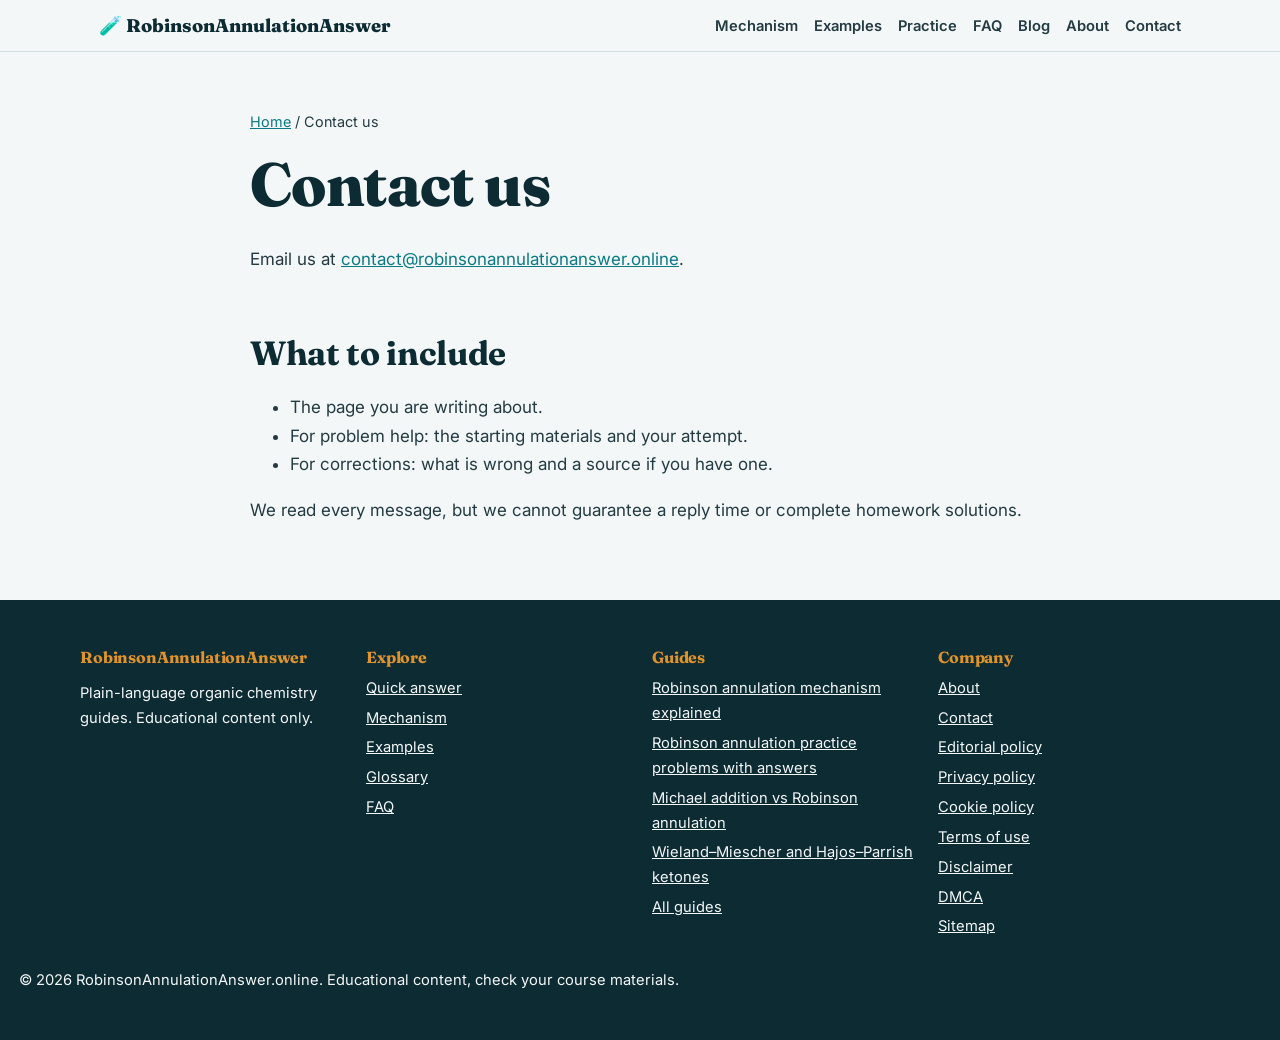
<file: contact/index.html>
<!DOCTYPE html>
<html lang="en"><head><meta charset="utf-8">
<meta name="viewport" content="width=device-width, initial-scale=1">
<title>Contact Robinson Annulation Answer</title>
<meta name="description" content="Contact Robinson Annulation Answer with corrections, questions or suggestions for new study guides.">
<meta name="robots" content="index,follow,max-snippet:-1,max-image-preview:large">
<link rel="canonical" href="https://robinsonannulationanswer.online/contact/">
<link rel="icon" type="image/svg+xml" href="/favicon.svg">
<meta property="og:image" content="https://robinsonannulationanswer.online/og-image.png"><meta property="og:image:width" content="1200"><meta property="og:image:height" content="630"><meta name="twitter:card" content="summary_large_image"><meta name="twitter:image" content="https://robinsonannulationanswer.online/og-image.png"><meta name="theme-color" content="#14333d">
<meta property="og:type" content="website"><meta property="og:site_name" content="Robinson Annulation Answer">
<meta property="og:title" content="Contact Robinson Annulation Answer"><meta property="og:description" content="Contact Robinson Annulation Answer with corrections, questions or suggestions for new study guides."><meta property="og:url" content="https://robinsonannulationanswer.online/contact/">
<script type="application/ld+json">{"@context": "https://schema.org", "@graph": [{"@type": "BreadcrumbList", "itemListElement": [{"@type": "ListItem", "position": 1, "name": "Home", "item": "https://robinsonannulationanswer.online/"}, {"@type": "ListItem", "position": 2, "name": "Contact us", "item": "https://robinsonannulationanswer.online/contact/"}]}, {"@type": "WebPage", "headline": "Contact us", "name": "Contact us", "url": "https://robinsonannulationanswer.online/contact/", "description": "Contact Robinson Annulation Answer with corrections, questions or suggestions for new study guides.", "inLanguage": "en", "publisher": {"@type": "Organization", "name": "Robinson Annulation Answer", "url": "https://robinsonannulationanswer.online/"}}]}</script>
<link rel="preconnect" href="https://fonts.googleapis.com"><link rel="preconnect" href="https://fonts.gstatic.com" crossorigin><link rel="stylesheet" href="https://fonts.googleapis.com/css2?family=Fraunces:opsz,wght@9..144,600;9..144,800&family=Inter:wght@400;600;700&display=swap"><link rel="stylesheet" href="/assets/style.css"></head><body>
<header><div class="bar"><a class="brand" href="/">🧪 RobinsonAnnulationAnswer</a><nav aria-label="Main"><a href="/#mechanism">Mechanism</a><a href="/#examples">Examples</a><a href="/#practice">Practice</a><a href="/#faq">FAQ</a><a href="/blog/">Blog</a><a href="/about/">About</a><a href="/contact/">Contact</a></nav></div></header><main><section><div><article><p class="crumbs"><a href="/">Home</a> / Contact us</p><h1>Contact us</h1><p>Email us at <a href="mailto:contact@robinsonannulationanswer.online">contact@robinsonannulationanswer.online</a>.</p><h2>What to include</h2><ul><li>The page you are writing about.</li><li>For problem help: the starting materials and your attempt.</li><li>For corrections: what is wrong and a source if you have one.</li></ul><p>We read every message, but we cannot guarantee a reply time or complete homework solutions.</p></article></div></section></main><footer><div class="fgrid"><div><h2>RobinsonAnnulationAnswer</h2><p>Plain-language organic chemistry guides. Educational content only.</p></div><div><h2>Explore</h2><ul><li><a href="/#quick-answer">Quick answer</a></li><li><a href="/#mechanism">Mechanism</a></li><li><a href="/#examples">Examples</a></li><li><a href="/#glossary">Glossary</a></li><li><a href="/#faq">FAQ</a></li></ul></div><div><h2>Guides</h2><ul><li><a href="/blog/robinson-annulation-mechanism/">Robinson annulation mechanism explained</a></li><li><a href="/blog/robinson-annulation-practice-problems/">Robinson annulation practice problems with answers</a></li><li><a href="/blog/michael-addition-vs-robinson-annulation/">Michael addition vs Robinson annulation</a></li><li><a href="/blog/wieland-miescher-ketone/">Wieland–Miescher and Hajos–Parrish ketones</a></li><li><a href="/blog/">All guides</a></li></ul></div><div><h2>Company</h2><ul><li><a href="/about/">About</a></li><li><a href="/contact/">Contact</a></li><li><a href="/editorial-policy/">Editorial policy</a></li><li><a href="/privacy-policy/">Privacy policy</a></li><li><a href="/cookie-policy/">Cookie policy</a></li><li><a href="/terms-of-use/">Terms of use</a></li><li><a href="/disclaimer/">Disclaimer</a></li><li><a href="/dmca/">DMCA</a></li><li><a href="/sitemap.xml">Sitemap</a></li></ul></div></div><p>© 2026 RobinsonAnnulationAnswer.online. Educational content, check your course materials.</p></footer></body></html>
</file>
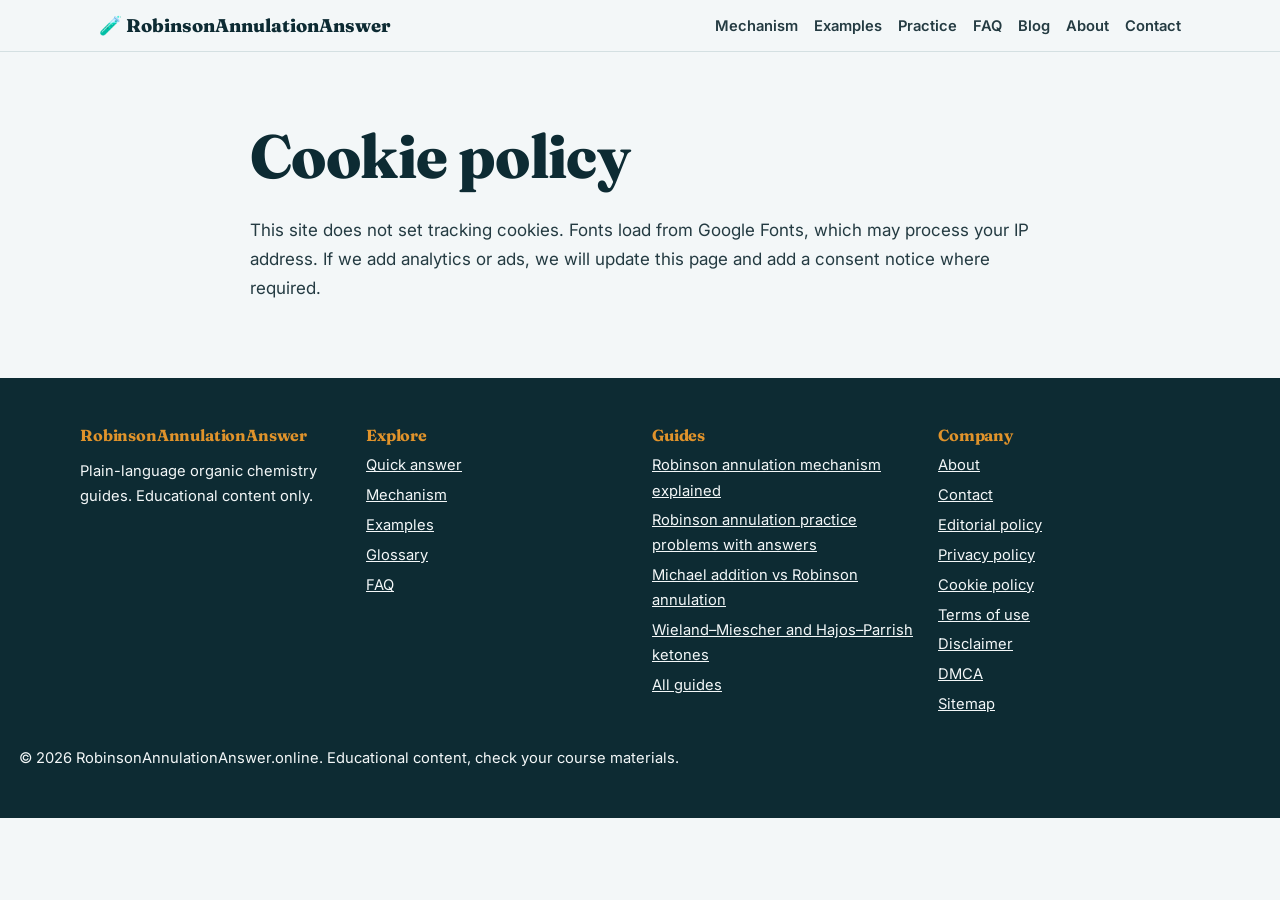
<file: cookie-policy/index.html>
<!DOCTYPE html>
<html lang="en"><head><meta charset="utf-8"><meta name="viewport" content="width=device-width, initial-scale=1">
<title>Cookie Policy | Robinson Annulation Answer</title><meta name="description" content="Cookie policy for Robinson Annulation Answer.">
<meta name="robots" content="index,follow"><link rel="canonical" href="https://robinsonannulationanswer.online/cookie-policy/"><link rel="icon" type="image/svg+xml" href="/favicon.svg"><link rel="preconnect" href="https://fonts.googleapis.com"><link rel="preconnect" href="https://fonts.gstatic.com" crossorigin><link rel="stylesheet" href="https://fonts.googleapis.com/css2?family=Fraunces:opsz,wght@9..144,600;9..144,800&family=Inter:wght@400;600;700&display=swap"><link rel="stylesheet" href="/assets/style.css"></head><body><header><div class="bar"><a class="brand" href="/">🧪 RobinsonAnnulationAnswer</a><nav aria-label="Main"><a href="/#mechanism">Mechanism</a><a href="/#examples">Examples</a><a href="/#practice">Practice</a><a href="/#faq">FAQ</a><a href="/blog/">Blog</a><a href="/about/">About</a><a href="/contact/">Contact</a></nav></div></header><main><section><div><article><h1>Cookie policy</h1><p>This site does not set tracking cookies. Fonts load from Google Fonts, which may process your IP address. If we add analytics or ads, we will update this page and add a consent notice where required.</p></article></div></section></main><footer><div class="fgrid"><div><h2>RobinsonAnnulationAnswer</h2><p>Plain-language organic chemistry guides. Educational content only.</p></div><div><h2>Explore</h2><ul><li><a href="/#quick-answer">Quick answer</a></li><li><a href="/#mechanism">Mechanism</a></li><li><a href="/#examples">Examples</a></li><li><a href="/#glossary">Glossary</a></li><li><a href="/#faq">FAQ</a></li></ul></div><div><h2>Guides</h2><ul><li><a href="/blog/robinson-annulation-mechanism/">Robinson annulation mechanism explained</a></li><li><a href="/blog/robinson-annulation-practice-problems/">Robinson annulation practice problems with answers</a></li><li><a href="/blog/michael-addition-vs-robinson-annulation/">Michael addition vs Robinson annulation</a></li><li><a href="/blog/wieland-miescher-ketone/">Wieland–Miescher and Hajos–Parrish ketones</a></li><li><a href="/blog/">All guides</a></li></ul></div><div><h2>Company</h2><ul><li><a href="/about/">About</a></li><li><a href="/contact/">Contact</a></li><li><a href="/editorial-policy/">Editorial policy</a></li><li><a href="/privacy-policy/">Privacy policy</a></li><li><a href="/cookie-policy/">Cookie policy</a></li><li><a href="/terms-of-use/">Terms of use</a></li><li><a href="/disclaimer/">Disclaimer</a></li><li><a href="/dmca/">DMCA</a></li><li><a href="/sitemap.xml">Sitemap</a></li></ul></div></div><p>© 2026 RobinsonAnnulationAnswer.online. Educational content, check your course materials.</p></footer></body></html>
</file>
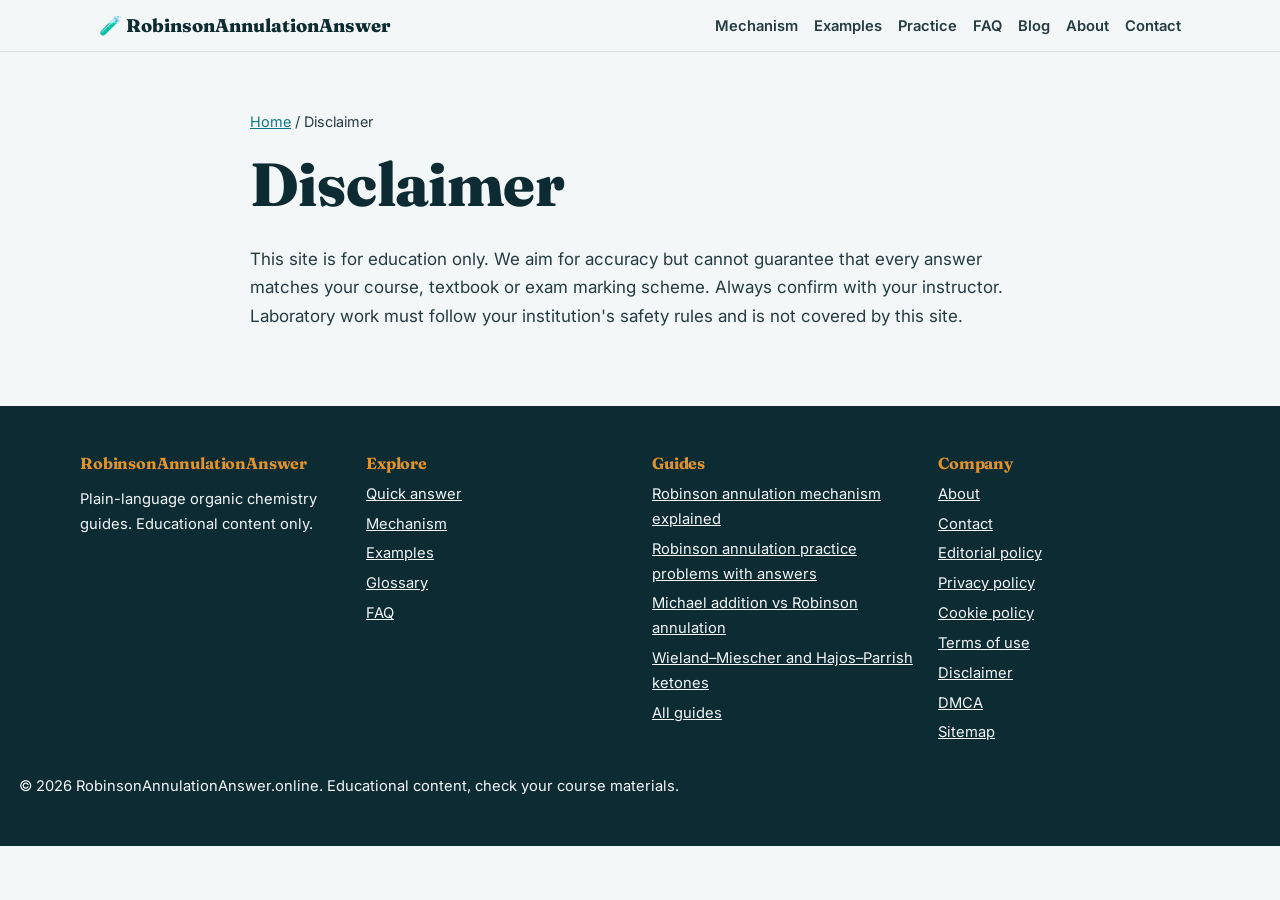
<file: disclaimer/index.html>
<!DOCTYPE html>
<html lang="en"><head><meta charset="utf-8">
<meta name="viewport" content="width=device-width, initial-scale=1">
<title>Disclaimer | Robinson Annulation Answer</title>
<meta name="description" content="Educational disclaimer for Robinson Annulation Answer study content.">
<meta name="robots" content="index,follow,max-snippet:-1,max-image-preview:large">
<link rel="canonical" href="https://robinsonannulationanswer.online/disclaimer/">
<link rel="icon" type="image/svg+xml" href="/favicon.svg">
<meta property="og:image" content="https://robinsonannulationanswer.online/og-image.png"><meta property="og:image:width" content="1200"><meta property="og:image:height" content="630"><meta name="twitter:card" content="summary_large_image"><meta name="twitter:image" content="https://robinsonannulationanswer.online/og-image.png"><meta name="theme-color" content="#14333d">
<meta property="og:type" content="website"><meta property="og:site_name" content="Robinson Annulation Answer">
<meta property="og:title" content="Disclaimer | Robinson Annulation Answer"><meta property="og:description" content="Educational disclaimer for Robinson Annulation Answer study content."><meta property="og:url" content="https://robinsonannulationanswer.online/disclaimer/">
<script type="application/ld+json">{"@context": "https://schema.org", "@graph": [{"@type": "BreadcrumbList", "itemListElement": [{"@type": "ListItem", "position": 1, "name": "Home", "item": "https://robinsonannulationanswer.online/"}, {"@type": "ListItem", "position": 2, "name": "Disclaimer", "item": "https://robinsonannulationanswer.online/disclaimer/"}]}, {"@type": "WebPage", "headline": "Disclaimer", "name": "Disclaimer", "url": "https://robinsonannulationanswer.online/disclaimer/", "description": "Educational disclaimer for Robinson Annulation Answer study content.", "inLanguage": "en", "publisher": {"@type": "Organization", "name": "Robinson Annulation Answer", "url": "https://robinsonannulationanswer.online/"}}]}</script>
<link rel="preconnect" href="https://fonts.googleapis.com"><link rel="preconnect" href="https://fonts.gstatic.com" crossorigin><link rel="stylesheet" href="https://fonts.googleapis.com/css2?family=Fraunces:opsz,wght@9..144,600;9..144,800&family=Inter:wght@400;600;700&display=swap"><link rel="stylesheet" href="/assets/style.css"></head><body>
<header><div class="bar"><a class="brand" href="/">🧪 RobinsonAnnulationAnswer</a><nav aria-label="Main"><a href="/#mechanism">Mechanism</a><a href="/#examples">Examples</a><a href="/#practice">Practice</a><a href="/#faq">FAQ</a><a href="/blog/">Blog</a><a href="/about/">About</a><a href="/contact/">Contact</a></nav></div></header><main><section><div><article><p class="crumbs"><a href="/">Home</a> / Disclaimer</p><h1>Disclaimer</h1><p>This site is for education only. We aim for accuracy but cannot guarantee that every answer matches your course, textbook or exam marking scheme. Always confirm with your instructor. Laboratory work must follow your institution's safety rules and is not covered by this site.</p></article></div></section></main><footer><div class="fgrid"><div><h2>RobinsonAnnulationAnswer</h2><p>Plain-language organic chemistry guides. Educational content only.</p></div><div><h2>Explore</h2><ul><li><a href="/#quick-answer">Quick answer</a></li><li><a href="/#mechanism">Mechanism</a></li><li><a href="/#examples">Examples</a></li><li><a href="/#glossary">Glossary</a></li><li><a href="/#faq">FAQ</a></li></ul></div><div><h2>Guides</h2><ul><li><a href="/blog/robinson-annulation-mechanism/">Robinson annulation mechanism explained</a></li><li><a href="/blog/robinson-annulation-practice-problems/">Robinson annulation practice problems with answers</a></li><li><a href="/blog/michael-addition-vs-robinson-annulation/">Michael addition vs Robinson annulation</a></li><li><a href="/blog/wieland-miescher-ketone/">Wieland–Miescher and Hajos–Parrish ketones</a></li><li><a href="/blog/">All guides</a></li></ul></div><div><h2>Company</h2><ul><li><a href="/about/">About</a></li><li><a href="/contact/">Contact</a></li><li><a href="/editorial-policy/">Editorial policy</a></li><li><a href="/privacy-policy/">Privacy policy</a></li><li><a href="/cookie-policy/">Cookie policy</a></li><li><a href="/terms-of-use/">Terms of use</a></li><li><a href="/disclaimer/">Disclaimer</a></li><li><a href="/dmca/">DMCA</a></li><li><a href="/sitemap.xml">Sitemap</a></li></ul></div></div><p>© 2026 RobinsonAnnulationAnswer.online. Educational content, check your course materials.</p></footer></body></html>
</file>
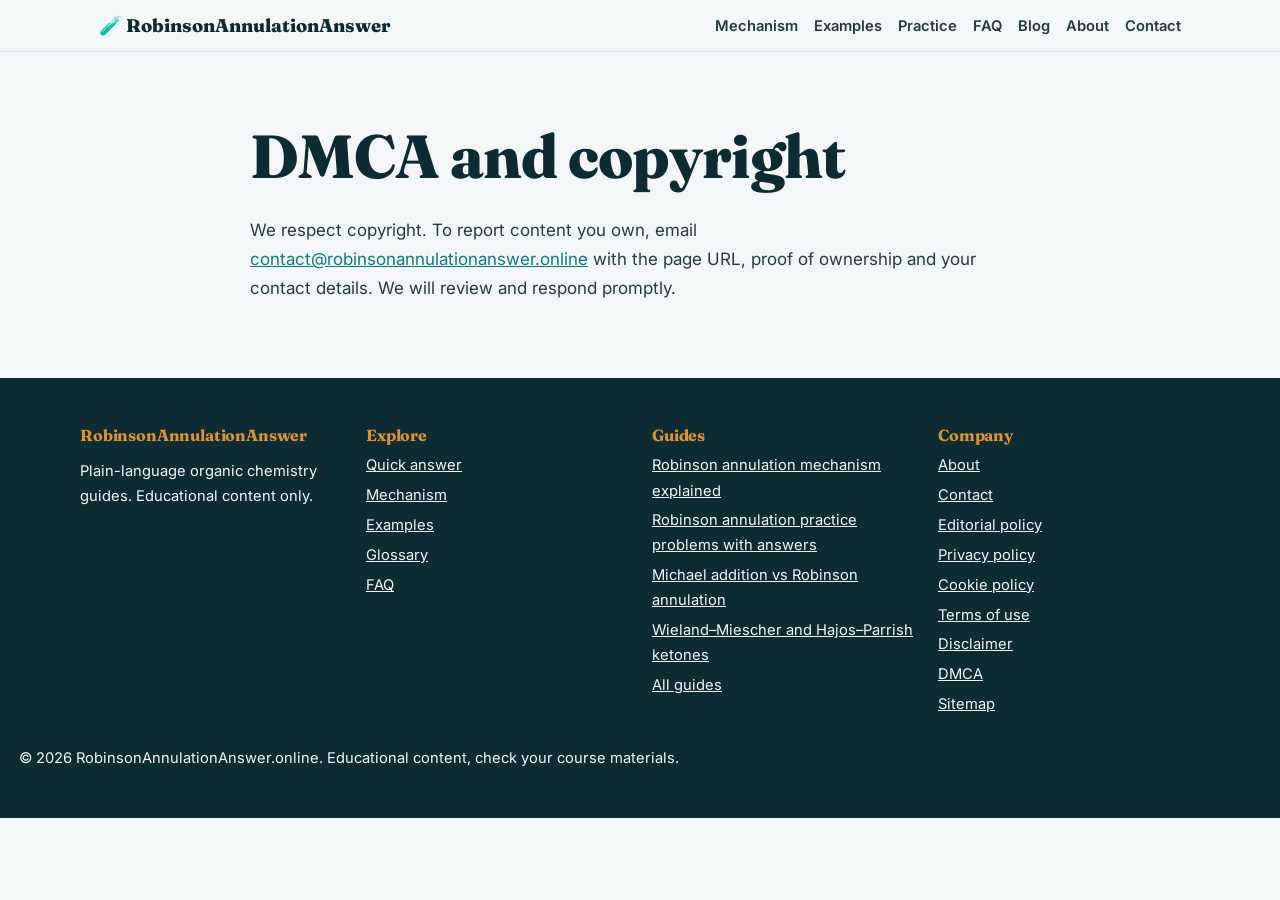
<file: dmca/index.html>
<!DOCTYPE html>
<html lang="en"><head><meta charset="utf-8"><meta name="viewport" content="width=device-width, initial-scale=1">
<title>DMCA | Robinson Annulation Answer</title><meta name="description" content="DMCA and copyright for Robinson Annulation Answer.">
<meta name="robots" content="index,follow"><link rel="canonical" href="https://robinsonannulationanswer.online/dmca/"><link rel="icon" type="image/svg+xml" href="/favicon.svg"><link rel="preconnect" href="https://fonts.googleapis.com"><link rel="preconnect" href="https://fonts.gstatic.com" crossorigin><link rel="stylesheet" href="https://fonts.googleapis.com/css2?family=Fraunces:opsz,wght@9..144,600;9..144,800&family=Inter:wght@400;600;700&display=swap"><link rel="stylesheet" href="/assets/style.css"></head><body><header><div class="bar"><a class="brand" href="/">🧪 RobinsonAnnulationAnswer</a><nav aria-label="Main"><a href="/#mechanism">Mechanism</a><a href="/#examples">Examples</a><a href="/#practice">Practice</a><a href="/#faq">FAQ</a><a href="/blog/">Blog</a><a href="/about/">About</a><a href="/contact/">Contact</a></nav></div></header><main><section><div><article><h1>DMCA and copyright</h1><p>We respect copyright. To report content you own, email <a href="mailto:contact@robinsonannulationanswer.online">contact@robinsonannulationanswer.online</a> with the page URL, proof of ownership and your contact details. We will review and respond promptly.</p></article></div></section></main><footer><div class="fgrid"><div><h2>RobinsonAnnulationAnswer</h2><p>Plain-language organic chemistry guides. Educational content only.</p></div><div><h2>Explore</h2><ul><li><a href="/#quick-answer">Quick answer</a></li><li><a href="/#mechanism">Mechanism</a></li><li><a href="/#examples">Examples</a></li><li><a href="/#glossary">Glossary</a></li><li><a href="/#faq">FAQ</a></li></ul></div><div><h2>Guides</h2><ul><li><a href="/blog/robinson-annulation-mechanism/">Robinson annulation mechanism explained</a></li><li><a href="/blog/robinson-annulation-practice-problems/">Robinson annulation practice problems with answers</a></li><li><a href="/blog/michael-addition-vs-robinson-annulation/">Michael addition vs Robinson annulation</a></li><li><a href="/blog/wieland-miescher-ketone/">Wieland–Miescher and Hajos–Parrish ketones</a></li><li><a href="/blog/">All guides</a></li></ul></div><div><h2>Company</h2><ul><li><a href="/about/">About</a></li><li><a href="/contact/">Contact</a></li><li><a href="/editorial-policy/">Editorial policy</a></li><li><a href="/privacy-policy/">Privacy policy</a></li><li><a href="/cookie-policy/">Cookie policy</a></li><li><a href="/terms-of-use/">Terms of use</a></li><li><a href="/disclaimer/">Disclaimer</a></li><li><a href="/dmca/">DMCA</a></li><li><a href="/sitemap.xml">Sitemap</a></li></ul></div></div><p>© 2026 RobinsonAnnulationAnswer.online. Educational content, check your course materials.</p></footer></body></html>
</file>
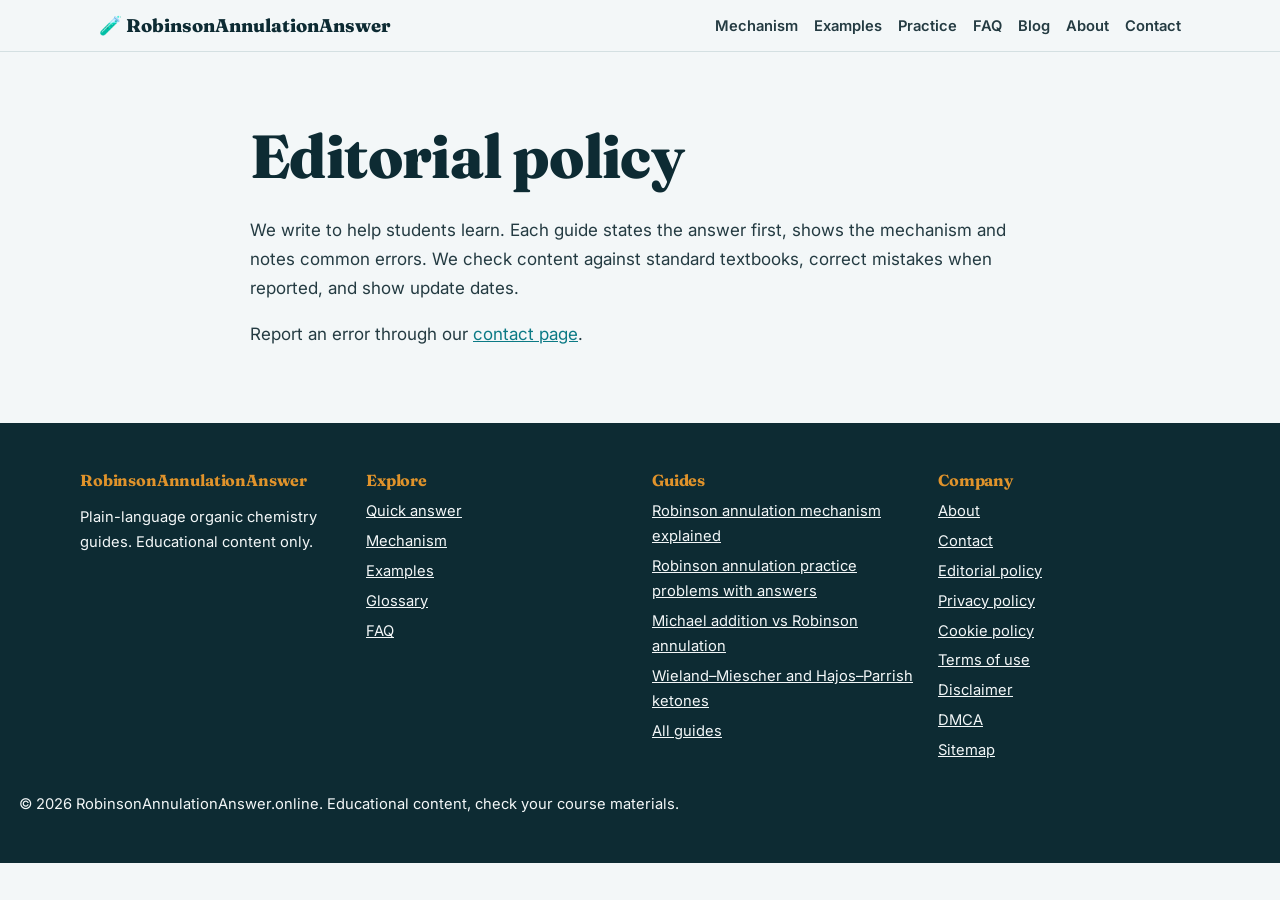
<file: editorial-policy/index.html>
<!DOCTYPE html>
<html lang="en"><head><meta charset="utf-8"><meta name="viewport" content="width=device-width, initial-scale=1">
<title>Editorial Policy | Robinson Annulation Answer</title><meta name="description" content="Editorial policy for Robinson Annulation Answer.">
<meta name="robots" content="index,follow"><link rel="canonical" href="https://robinsonannulationanswer.online/editorial-policy/"><link rel="icon" type="image/svg+xml" href="/favicon.svg"><link rel="preconnect" href="https://fonts.googleapis.com"><link rel="preconnect" href="https://fonts.gstatic.com" crossorigin><link rel="stylesheet" href="https://fonts.googleapis.com/css2?family=Fraunces:opsz,wght@9..144,600;9..144,800&family=Inter:wght@400;600;700&display=swap"><link rel="stylesheet" href="/assets/style.css"></head><body><header><div class="bar"><a class="brand" href="/">🧪 RobinsonAnnulationAnswer</a><nav aria-label="Main"><a href="/#mechanism">Mechanism</a><a href="/#examples">Examples</a><a href="/#practice">Practice</a><a href="/#faq">FAQ</a><a href="/blog/">Blog</a><a href="/about/">About</a><a href="/contact/">Contact</a></nav></div></header><main><section><div><article><h1>Editorial policy</h1><p>We write to help students learn. Each guide states the answer first, shows the mechanism and notes common errors. We check content against standard textbooks, correct mistakes when reported, and show update dates.</p><p>Report an error through our <a href="/contact/">contact page</a>.</p></article></div></section></main><footer><div class="fgrid"><div><h2>RobinsonAnnulationAnswer</h2><p>Plain-language organic chemistry guides. Educational content only.</p></div><div><h2>Explore</h2><ul><li><a href="/#quick-answer">Quick answer</a></li><li><a href="/#mechanism">Mechanism</a></li><li><a href="/#examples">Examples</a></li><li><a href="/#glossary">Glossary</a></li><li><a href="/#faq">FAQ</a></li></ul></div><div><h2>Guides</h2><ul><li><a href="/blog/robinson-annulation-mechanism/">Robinson annulation mechanism explained</a></li><li><a href="/blog/robinson-annulation-practice-problems/">Robinson annulation practice problems with answers</a></li><li><a href="/blog/michael-addition-vs-robinson-annulation/">Michael addition vs Robinson annulation</a></li><li><a href="/blog/wieland-miescher-ketone/">Wieland–Miescher and Hajos–Parrish ketones</a></li><li><a href="/blog/">All guides</a></li></ul></div><div><h2>Company</h2><ul><li><a href="/about/">About</a></li><li><a href="/contact/">Contact</a></li><li><a href="/editorial-policy/">Editorial policy</a></li><li><a href="/privacy-policy/">Privacy policy</a></li><li><a href="/cookie-policy/">Cookie policy</a></li><li><a href="/terms-of-use/">Terms of use</a></li><li><a href="/disclaimer/">Disclaimer</a></li><li><a href="/dmca/">DMCA</a></li><li><a href="/sitemap.xml">Sitemap</a></li></ul></div></div><p>© 2026 RobinsonAnnulationAnswer.online. Educational content, check your course materials.</p></footer></body></html>
</file>
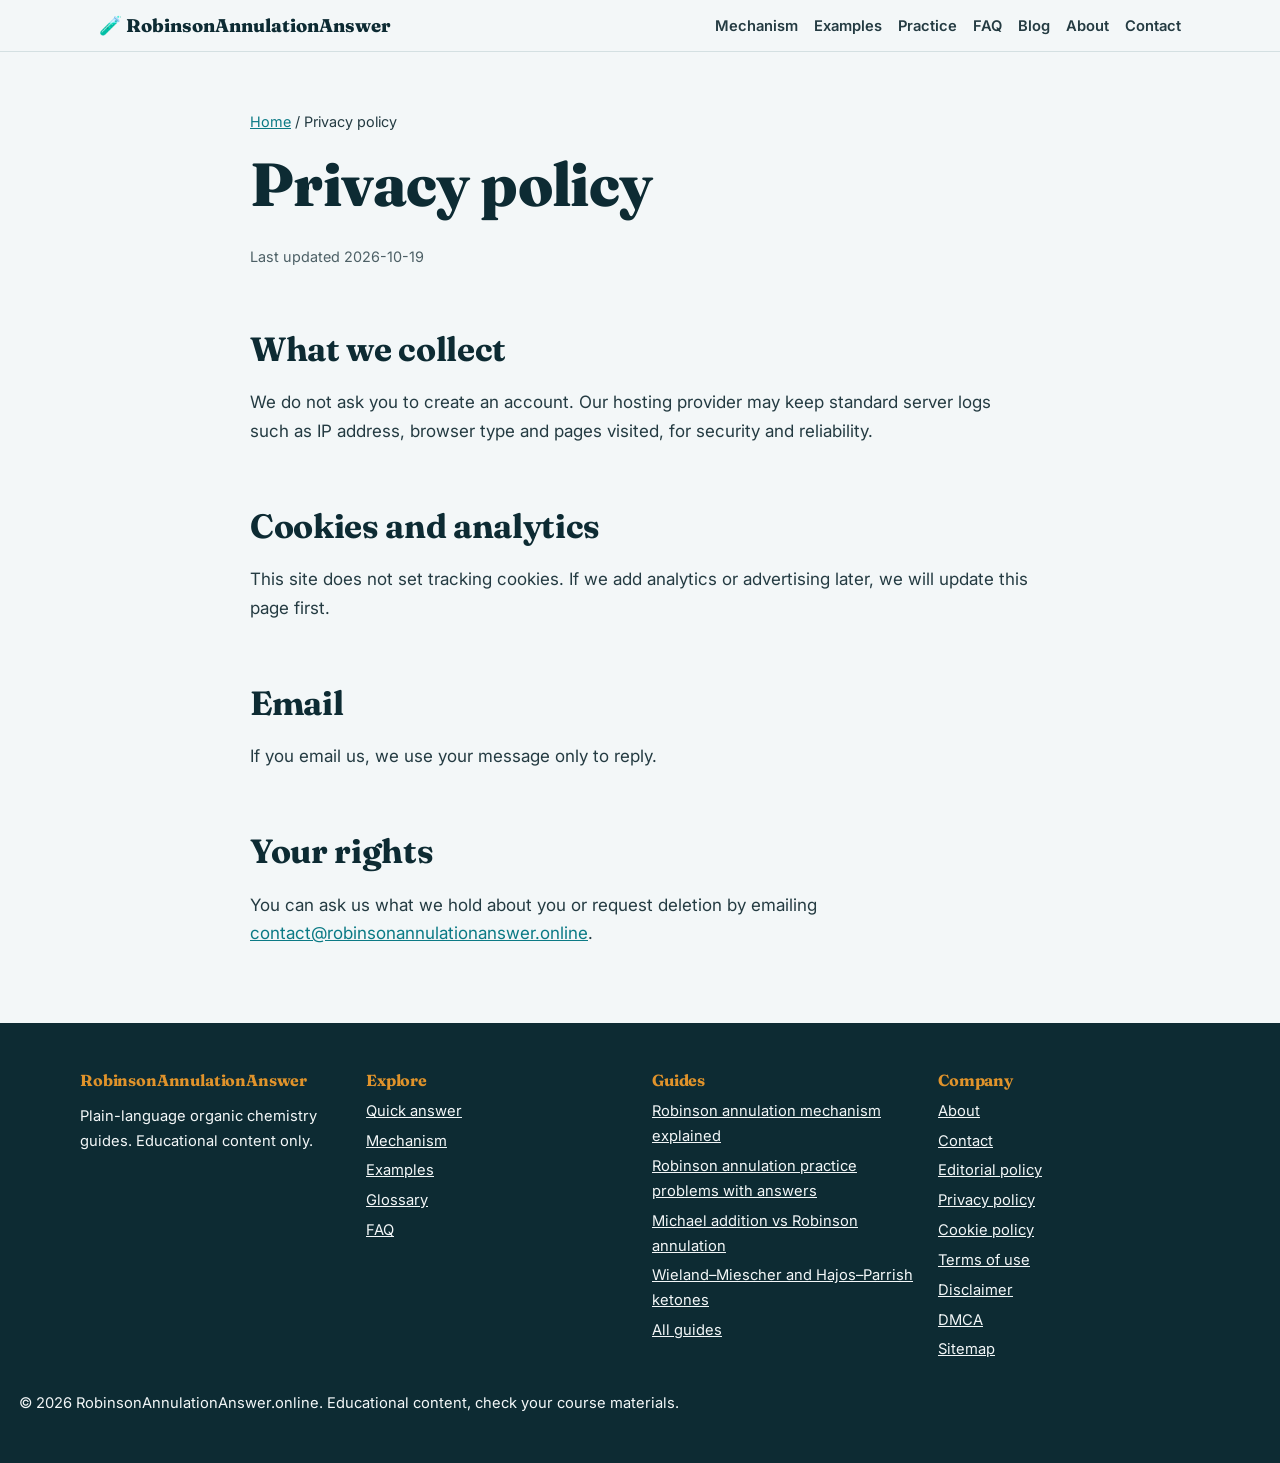
<file: privacy-policy/index.html>
<!DOCTYPE html>
<html lang="en"><head><meta charset="utf-8">
<meta name="viewport" content="width=device-width, initial-scale=1">
<title>Privacy Policy | Robinson Annulation Answer</title>
<meta name="description" content="How Robinson Annulation Answer handles visitor data, server logs, cookies and email.">
<meta name="robots" content="index,follow,max-snippet:-1,max-image-preview:large">
<link rel="canonical" href="https://robinsonannulationanswer.online/privacy-policy/">
<link rel="icon" type="image/svg+xml" href="/favicon.svg">
<meta property="og:image" content="https://robinsonannulationanswer.online/og-image.png"><meta property="og:image:width" content="1200"><meta property="og:image:height" content="630"><meta name="twitter:card" content="summary_large_image"><meta name="twitter:image" content="https://robinsonannulationanswer.online/og-image.png"><meta name="theme-color" content="#14333d">
<meta property="og:type" content="website"><meta property="og:site_name" content="Robinson Annulation Answer">
<meta property="og:title" content="Privacy Policy | Robinson Annulation Answer"><meta property="og:description" content="How Robinson Annulation Answer handles visitor data, server logs, cookies and email."><meta property="og:url" content="https://robinsonannulationanswer.online/privacy-policy/">
<script type="application/ld+json">{"@context": "https://schema.org", "@graph": [{"@type": "BreadcrumbList", "itemListElement": [{"@type": "ListItem", "position": 1, "name": "Home", "item": "https://robinsonannulationanswer.online/"}, {"@type": "ListItem", "position": 2, "name": "Privacy policy", "item": "https://robinsonannulationanswer.online/privacy-policy/"}]}, {"@type": "WebPage", "headline": "Privacy policy", "name": "Privacy policy", "url": "https://robinsonannulationanswer.online/privacy-policy/", "description": "How Robinson Annulation Answer handles visitor data, server logs, cookies and email.", "inLanguage": "en", "publisher": {"@type": "Organization", "name": "Robinson Annulation Answer", "url": "https://robinsonannulationanswer.online/"}}]}</script>
<link rel="preconnect" href="https://fonts.googleapis.com"><link rel="preconnect" href="https://fonts.gstatic.com" crossorigin><link rel="stylesheet" href="https://fonts.googleapis.com/css2?family=Fraunces:opsz,wght@9..144,600;9..144,800&family=Inter:wght@400;600;700&display=swap"><link rel="stylesheet" href="/assets/style.css"></head><body>
<header><div class="bar"><a class="brand" href="/">🧪 RobinsonAnnulationAnswer</a><nav aria-label="Main"><a href="/#mechanism">Mechanism</a><a href="/#examples">Examples</a><a href="/#practice">Practice</a><a href="/#faq">FAQ</a><a href="/blog/">Blog</a><a href="/about/">About</a><a href="/contact/">Contact</a></nav></div></header><main><section><div><article><p class="crumbs"><a href="/">Home</a> / Privacy policy</p><h1>Privacy policy</h1><p class="meta">Last updated 2026-10-19</p><h2>What we collect</h2><p>We do not ask you to create an account. Our hosting provider may keep standard server logs such as IP address, browser type and pages visited, for security and reliability.</p><h2>Cookies and analytics</h2><p>This site does not set tracking cookies. If we add analytics or advertising later, we will update this page first.</p><h2>Email</h2><p>If you email us, we use your message only to reply.</p><h2>Your rights</h2><p>You can ask us what we hold about you or request deletion by emailing <a href="mailto:contact@robinsonannulationanswer.online">contact@robinsonannulationanswer.online</a>.</p></article></div></section></main><footer><div class="fgrid"><div><h2>RobinsonAnnulationAnswer</h2><p>Plain-language organic chemistry guides. Educational content only.</p></div><div><h2>Explore</h2><ul><li><a href="/#quick-answer">Quick answer</a></li><li><a href="/#mechanism">Mechanism</a></li><li><a href="/#examples">Examples</a></li><li><a href="/#glossary">Glossary</a></li><li><a href="/#faq">FAQ</a></li></ul></div><div><h2>Guides</h2><ul><li><a href="/blog/robinson-annulation-mechanism/">Robinson annulation mechanism explained</a></li><li><a href="/blog/robinson-annulation-practice-problems/">Robinson annulation practice problems with answers</a></li><li><a href="/blog/michael-addition-vs-robinson-annulation/">Michael addition vs Robinson annulation</a></li><li><a href="/blog/wieland-miescher-ketone/">Wieland–Miescher and Hajos–Parrish ketones</a></li><li><a href="/blog/">All guides</a></li></ul></div><div><h2>Company</h2><ul><li><a href="/about/">About</a></li><li><a href="/contact/">Contact</a></li><li><a href="/editorial-policy/">Editorial policy</a></li><li><a href="/privacy-policy/">Privacy policy</a></li><li><a href="/cookie-policy/">Cookie policy</a></li><li><a href="/terms-of-use/">Terms of use</a></li><li><a href="/disclaimer/">Disclaimer</a></li><li><a href="/dmca/">DMCA</a></li><li><a href="/sitemap.xml">Sitemap</a></li></ul></div></div><p>© 2026 RobinsonAnnulationAnswer.online. Educational content, check your course materials.</p></footer></body></html>
</file>
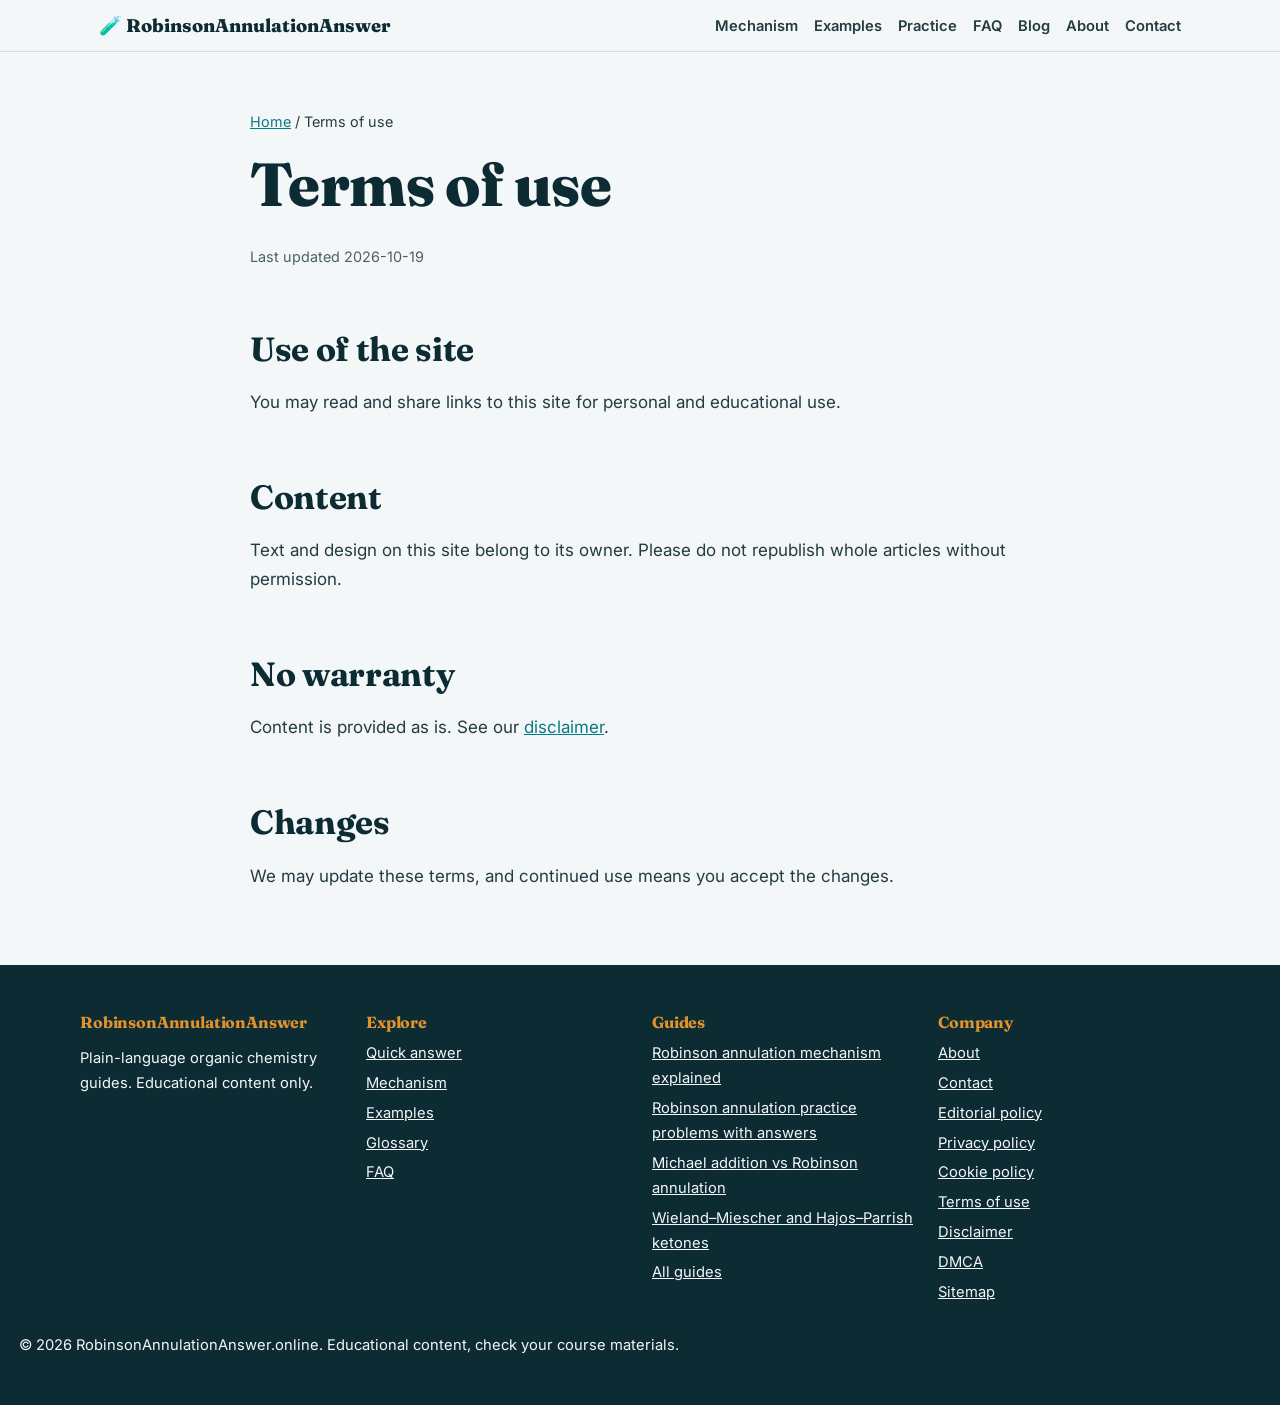
<file: terms-of-use/index.html>
<!DOCTYPE html>
<html lang="en"><head><meta charset="utf-8">
<meta name="viewport" content="width=device-width, initial-scale=1">
<title>Terms of Use | Robinson Annulation Answer</title>
<meta name="description" content="Terms of use for Robinson Annulation Answer: acceptable use, content ownership and liability.">
<meta name="robots" content="index,follow,max-snippet:-1,max-image-preview:large">
<link rel="canonical" href="https://robinsonannulationanswer.online/terms-of-use/">
<link rel="icon" type="image/svg+xml" href="/favicon.svg">
<meta property="og:image" content="https://robinsonannulationanswer.online/og-image.png"><meta property="og:image:width" content="1200"><meta property="og:image:height" content="630"><meta name="twitter:card" content="summary_large_image"><meta name="twitter:image" content="https://robinsonannulationanswer.online/og-image.png"><meta name="theme-color" content="#14333d">
<meta property="og:type" content="website"><meta property="og:site_name" content="Robinson Annulation Answer">
<meta property="og:title" content="Terms of Use | Robinson Annulation Answer"><meta property="og:description" content="Terms of use for Robinson Annulation Answer: acceptable use, content ownership and liability."><meta property="og:url" content="https://robinsonannulationanswer.online/terms-of-use/">
<script type="application/ld+json">{"@context": "https://schema.org", "@graph": [{"@type": "BreadcrumbList", "itemListElement": [{"@type": "ListItem", "position": 1, "name": "Home", "item": "https://robinsonannulationanswer.online/"}, {"@type": "ListItem", "position": 2, "name": "Terms of use", "item": "https://robinsonannulationanswer.online/terms-of-use/"}]}, {"@type": "WebPage", "headline": "Terms of use", "name": "Terms of use", "url": "https://robinsonannulationanswer.online/terms-of-use/", "description": "Terms of use for Robinson Annulation Answer: acceptable use, content ownership and liability.", "inLanguage": "en", "publisher": {"@type": "Organization", "name": "Robinson Annulation Answer", "url": "https://robinsonannulationanswer.online/"}}]}</script>
<link rel="preconnect" href="https://fonts.googleapis.com"><link rel="preconnect" href="https://fonts.gstatic.com" crossorigin><link rel="stylesheet" href="https://fonts.googleapis.com/css2?family=Fraunces:opsz,wght@9..144,600;9..144,800&family=Inter:wght@400;600;700&display=swap"><link rel="stylesheet" href="/assets/style.css"></head><body>
<header><div class="bar"><a class="brand" href="/">🧪 RobinsonAnnulationAnswer</a><nav aria-label="Main"><a href="/#mechanism">Mechanism</a><a href="/#examples">Examples</a><a href="/#practice">Practice</a><a href="/#faq">FAQ</a><a href="/blog/">Blog</a><a href="/about/">About</a><a href="/contact/">Contact</a></nav></div></header><main><section><div><article><p class="crumbs"><a href="/">Home</a> / Terms of use</p><h1>Terms of use</h1><p class="meta">Last updated 2026-10-19</p><h2>Use of the site</h2><p>You may read and share links to this site for personal and educational use.</p><h2>Content</h2><p>Text and design on this site belong to its owner. Please do not republish whole articles without permission.</p><h2>No warranty</h2><p>Content is provided as is. See our <a href="/disclaimer/">disclaimer</a>.</p><h2>Changes</h2><p>We may update these terms, and continued use means you accept the changes.</p></article></div></section></main><footer><div class="fgrid"><div><h2>RobinsonAnnulationAnswer</h2><p>Plain-language organic chemistry guides. Educational content only.</p></div><div><h2>Explore</h2><ul><li><a href="/#quick-answer">Quick answer</a></li><li><a href="/#mechanism">Mechanism</a></li><li><a href="/#examples">Examples</a></li><li><a href="/#glossary">Glossary</a></li><li><a href="/#faq">FAQ</a></li></ul></div><div><h2>Guides</h2><ul><li><a href="/blog/robinson-annulation-mechanism/">Robinson annulation mechanism explained</a></li><li><a href="/blog/robinson-annulation-practice-problems/">Robinson annulation practice problems with answers</a></li><li><a href="/blog/michael-addition-vs-robinson-annulation/">Michael addition vs Robinson annulation</a></li><li><a href="/blog/wieland-miescher-ketone/">Wieland–Miescher and Hajos–Parrish ketones</a></li><li><a href="/blog/">All guides</a></li></ul></div><div><h2>Company</h2><ul><li><a href="/about/">About</a></li><li><a href="/contact/">Contact</a></li><li><a href="/editorial-policy/">Editorial policy</a></li><li><a href="/privacy-policy/">Privacy policy</a></li><li><a href="/cookie-policy/">Cookie policy</a></li><li><a href="/terms-of-use/">Terms of use</a></li><li><a href="/disclaimer/">Disclaimer</a></li><li><a href="/dmca/">DMCA</a></li><li><a href="/sitemap.xml">Sitemap</a></li></ul></div></div><p>© 2026 RobinsonAnnulationAnswer.online. Educational content, check your course materials.</p></footer></body></html>
</file>
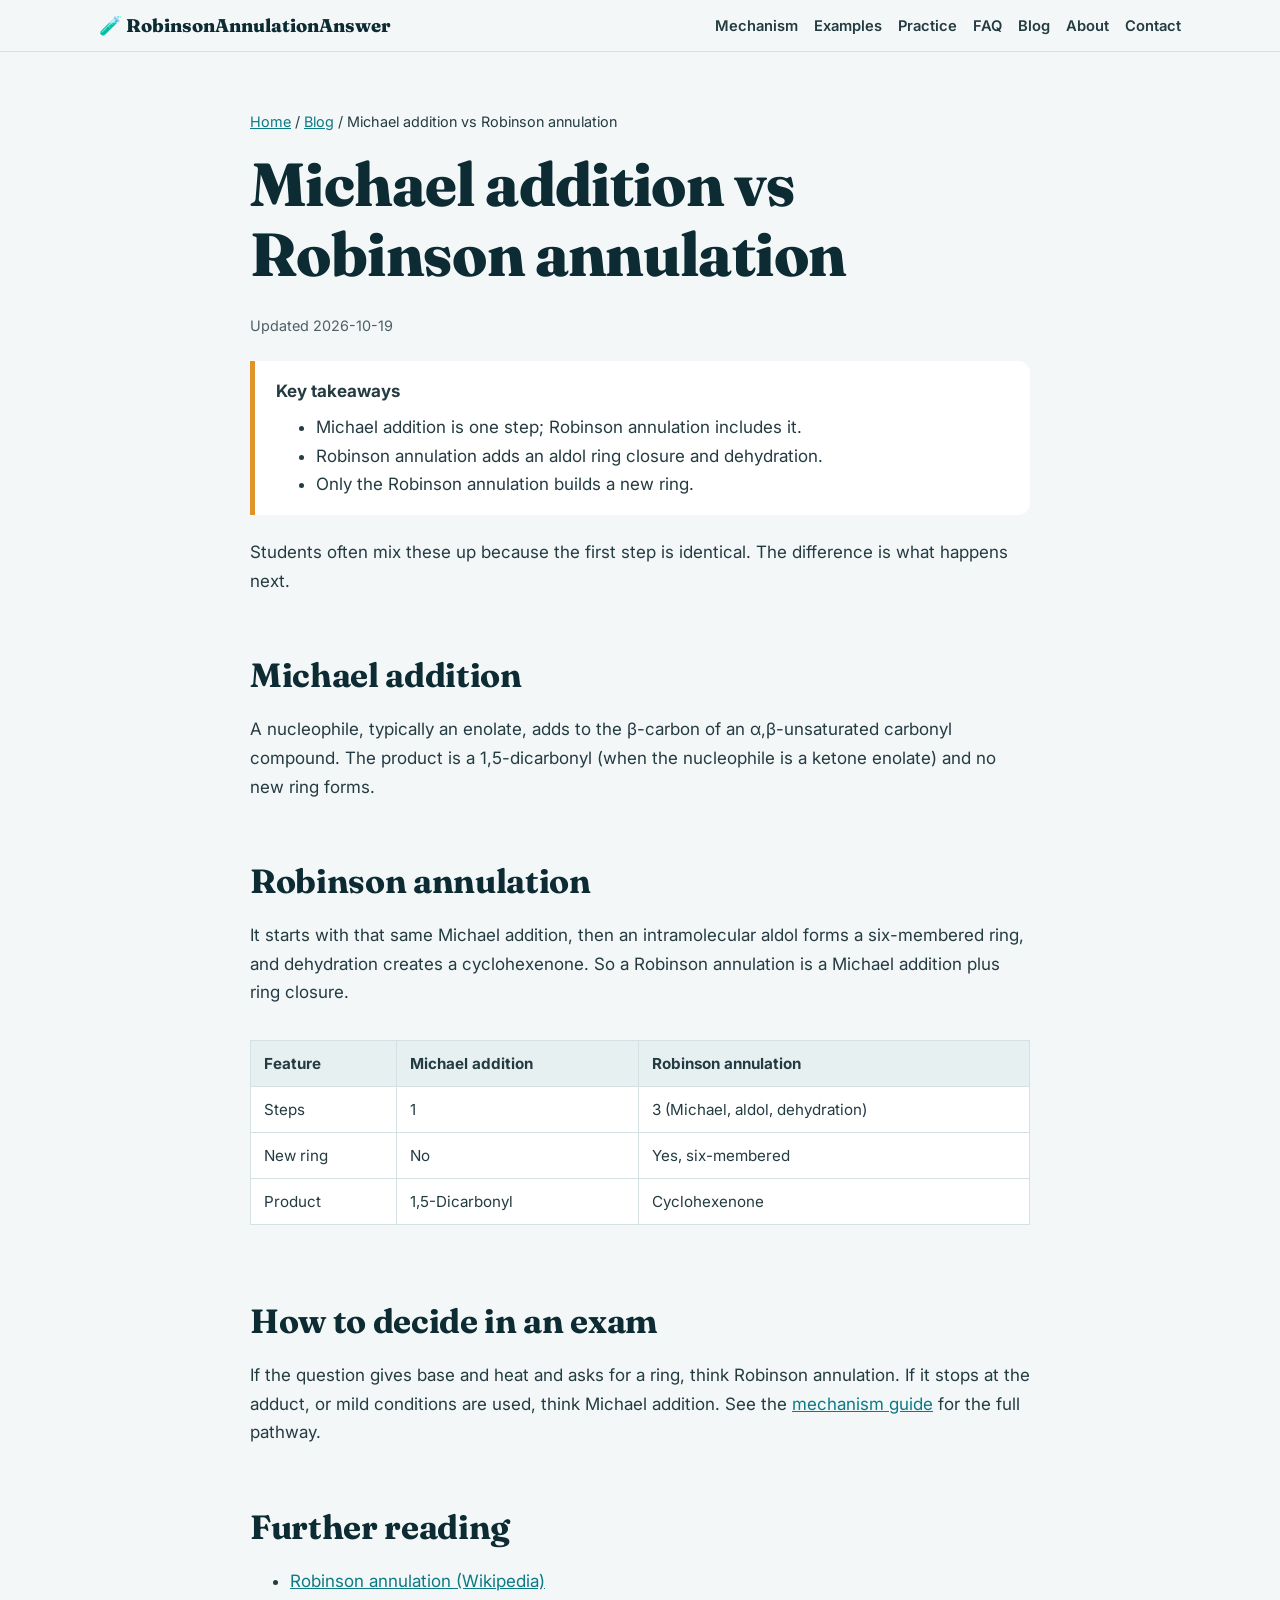
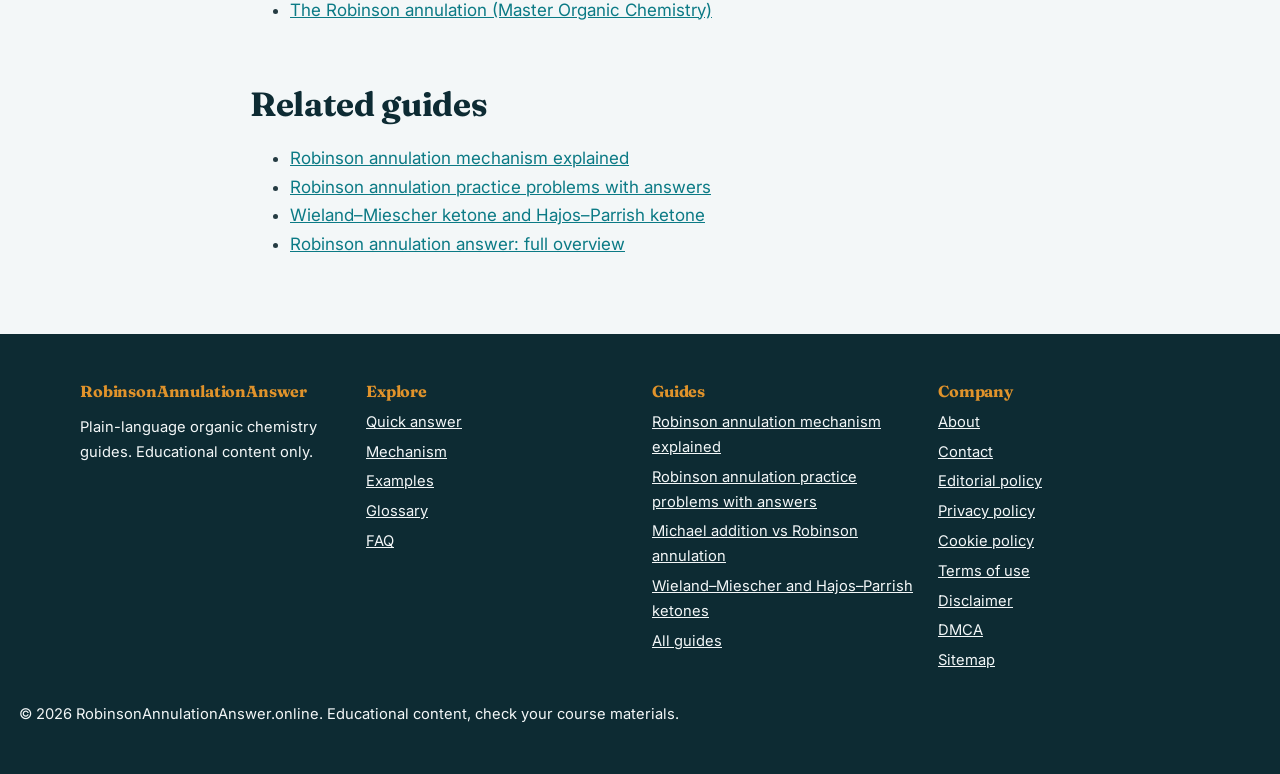
<file: blog/michael-addition-vs-robinson-annulation/index.html>
<!DOCTYPE html>
<html lang="en"><head><meta charset="utf-8">
<meta name="viewport" content="width=device-width, initial-scale=1">
<title>Michael Addition vs Robinson Annulation: Differences Explained</title>
<meta name="description" content="Michael addition vs Robinson annulation: what each reaction does, how they relate, and a quick table to tell them apart in exams.">
<meta name="robots" content="index,follow,max-snippet:-1,max-image-preview:large">
<link rel="canonical" href="https://robinsonannulationanswer.online/blog/michael-addition-vs-robinson-annulation/">
<link rel="icon" type="image/svg+xml" href="/favicon.svg">
<meta property="og:image" content="https://robinsonannulationanswer.online/og-image.png"><meta property="og:image:width" content="1200"><meta property="og:image:height" content="630"><meta name="twitter:card" content="summary_large_image"><meta name="twitter:image" content="https://robinsonannulationanswer.online/og-image.png"><meta name="theme-color" content="#14333d">
<meta property="og:type" content="website"><meta property="og:site_name" content="Robinson Annulation Answer">
<meta property="og:title" content="Michael Addition vs Robinson Annulation: Differences Explained"><meta property="og:description" content="Michael addition vs Robinson annulation: what each reaction does, how they relate, and a quick table to tell them apart in exams."><meta property="og:url" content="https://robinsonannulationanswer.online/blog/michael-addition-vs-robinson-annulation/">
<script type="application/ld+json">{"@context": "https://schema.org", "@graph": [{"@type": "BreadcrumbList", "itemListElement": [{"@type": "ListItem", "position": 1, "name": "Home", "item": "https://robinsonannulationanswer.online/"}, {"@type": "ListItem", "position": 2, "name": "Blog", "item": "https://robinsonannulationanswer.online/blog/"}, {"@type": "ListItem", "position": 3, "name": "Michael addition vs Robinson annulation", "item": "https://robinsonannulationanswer.online/blog/michael-addition-vs-robinson-annulation/"}]}, {"@type": "Article", "headline": "Michael addition vs Robinson annulation", "name": "Michael addition vs Robinson annulation", "url": "https://robinsonannulationanswer.online/blog/michael-addition-vs-robinson-annulation/", "description": "Michael addition vs Robinson annulation: what each reaction does, how they relate, and a quick table to tell them apart in exams.", "inLanguage": "en", "publisher": {"@type": "Organization", "name": "Robinson Annulation Answer", "url": "https://robinsonannulationanswer.online/"}, "datePublished": "2026-10-19", "dateModified": "2026-10-19", "author": {"@type": "Organization", "name": "Robinson Annulation Answer"}}]}</script>
<link rel="preconnect" href="https://fonts.googleapis.com"><link rel="preconnect" href="https://fonts.gstatic.com" crossorigin><link rel="stylesheet" href="https://fonts.googleapis.com/css2?family=Fraunces:opsz,wght@9..144,600;9..144,800&family=Inter:wght@400;600;700&display=swap"><link rel="stylesheet" href="/assets/style.css"></head><body>
<header><div class="bar"><a class="brand" href="/">🧪 RobinsonAnnulationAnswer</a><nav aria-label="Main"><a href="/#mechanism">Mechanism</a><a href="/#examples">Examples</a><a href="/#practice">Practice</a><a href="/#faq">FAQ</a><a href="/blog/">Blog</a><a href="/about/">About</a><a href="/contact/">Contact</a></nav></div></header><main><section><div><article><p class="crumbs"><a href="/">Home</a> / <a href="/blog/">Blog</a> / Michael addition vs Robinson annulation</p><h1>Michael addition vs Robinson annulation</h1><p class="meta">Updated 2026-10-19</p><div class="answer"><strong>Key takeaways</strong><ul><li>Michael addition is one step; Robinson annulation includes it.</li><li>Robinson annulation adds an aldol ring closure and dehydration.</li><li>Only the Robinson annulation builds a new ring.</li></ul></div><p>Students often mix these up because the first step is identical. The difference is what happens next.</p>
<h2>Michael addition</h2>
<p>A nucleophile, typically an enolate, adds to the β-carbon of an α,β-unsaturated carbonyl compound. The product is a 1,5-dicarbonyl (when the nucleophile is a ketone enolate) and no new ring forms.</p>
<h2>Robinson annulation</h2>
<p>It starts with that same Michael addition, then an intramolecular aldol forms a six-membered ring, and dehydration creates a cyclohexenone. So a Robinson annulation is a Michael addition plus ring closure.</p>
<div class="scroll"><table><tr><th>Feature</th><th>Michael addition</th><th>Robinson annulation</th></tr>
<tr><td>Steps</td><td>1</td><td>3 (Michael, aldol, dehydration)</td></tr>
<tr><td>New ring</td><td>No</td><td>Yes, six-membered</td></tr>
<tr><td>Product</td><td>1,5-Dicarbonyl</td><td>Cyclohexenone</td></tr></table></div>
<h2>How to decide in an exam</h2>
<p>If the question gives base and heat and asks for a ring, think Robinson annulation. If it stops at the adduct, or mild conditions are used, think Michael addition. See the <a href="/blog/robinson-annulation-mechanism/">mechanism guide</a> for the full pathway.</p><h2>Further reading</h2><ul><li><a href="https://en.wikipedia.org/wiki/Robinson_annulation" rel="noopener" target="_blank">Robinson annulation (Wikipedia)</a></li><li><a href="https://www.masterorganicchemistry.com/?p=12136" rel="noopener" target="_blank">The Robinson annulation (Master Organic Chemistry)</a></li></ul><h2>Related guides</h2><ul><li><a href="/blog/robinson-annulation-mechanism/">Robinson annulation mechanism explained</a></li><li><a href="/blog/robinson-annulation-practice-problems/">Robinson annulation practice problems with answers</a></li><li><a href="/blog/wieland-miescher-ketone/">Wieland–Miescher ketone and Hajos–Parrish ketone</a></li><li><a href="/">Robinson annulation answer: full overview</a></li></ul></article></div></section></main><footer><div class="fgrid"><div><h2>RobinsonAnnulationAnswer</h2><p>Plain-language organic chemistry guides. Educational content only.</p></div><div><h2>Explore</h2><ul><li><a href="/#quick-answer">Quick answer</a></li><li><a href="/#mechanism">Mechanism</a></li><li><a href="/#examples">Examples</a></li><li><a href="/#glossary">Glossary</a></li><li><a href="/#faq">FAQ</a></li></ul></div><div><h2>Guides</h2><ul><li><a href="/blog/robinson-annulation-mechanism/">Robinson annulation mechanism explained</a></li><li><a href="/blog/robinson-annulation-practice-problems/">Robinson annulation practice problems with answers</a></li><li><a href="/blog/michael-addition-vs-robinson-annulation/">Michael addition vs Robinson annulation</a></li><li><a href="/blog/wieland-miescher-ketone/">Wieland–Miescher and Hajos–Parrish ketones</a></li><li><a href="/blog/">All guides</a></li></ul></div><div><h2>Company</h2><ul><li><a href="/about/">About</a></li><li><a href="/contact/">Contact</a></li><li><a href="/editorial-policy/">Editorial policy</a></li><li><a href="/privacy-policy/">Privacy policy</a></li><li><a href="/cookie-policy/">Cookie policy</a></li><li><a href="/terms-of-use/">Terms of use</a></li><li><a href="/disclaimer/">Disclaimer</a></li><li><a href="/dmca/">DMCA</a></li><li><a href="/sitemap.xml">Sitemap</a></li></ul></div></div><p>© 2026 RobinsonAnnulationAnswer.online. Educational content, check your course materials.</p></footer></body></html>
</file>
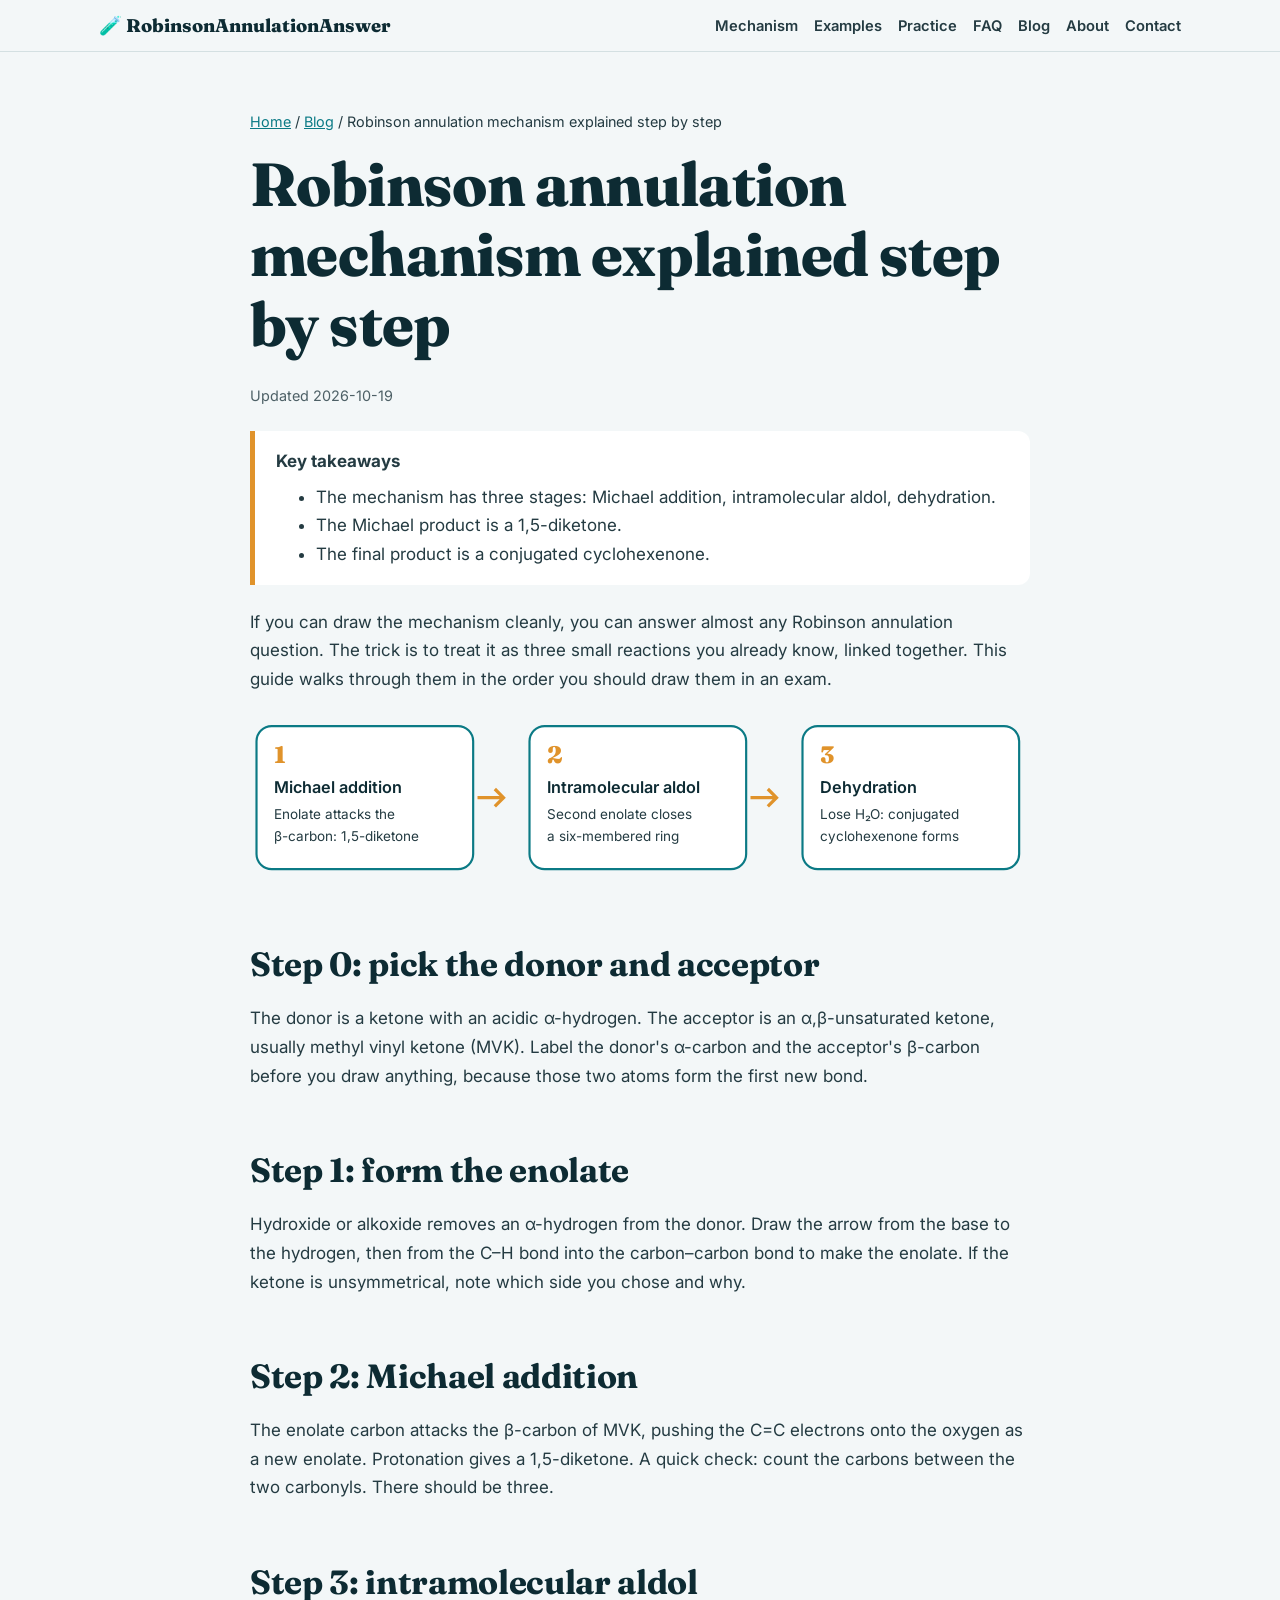
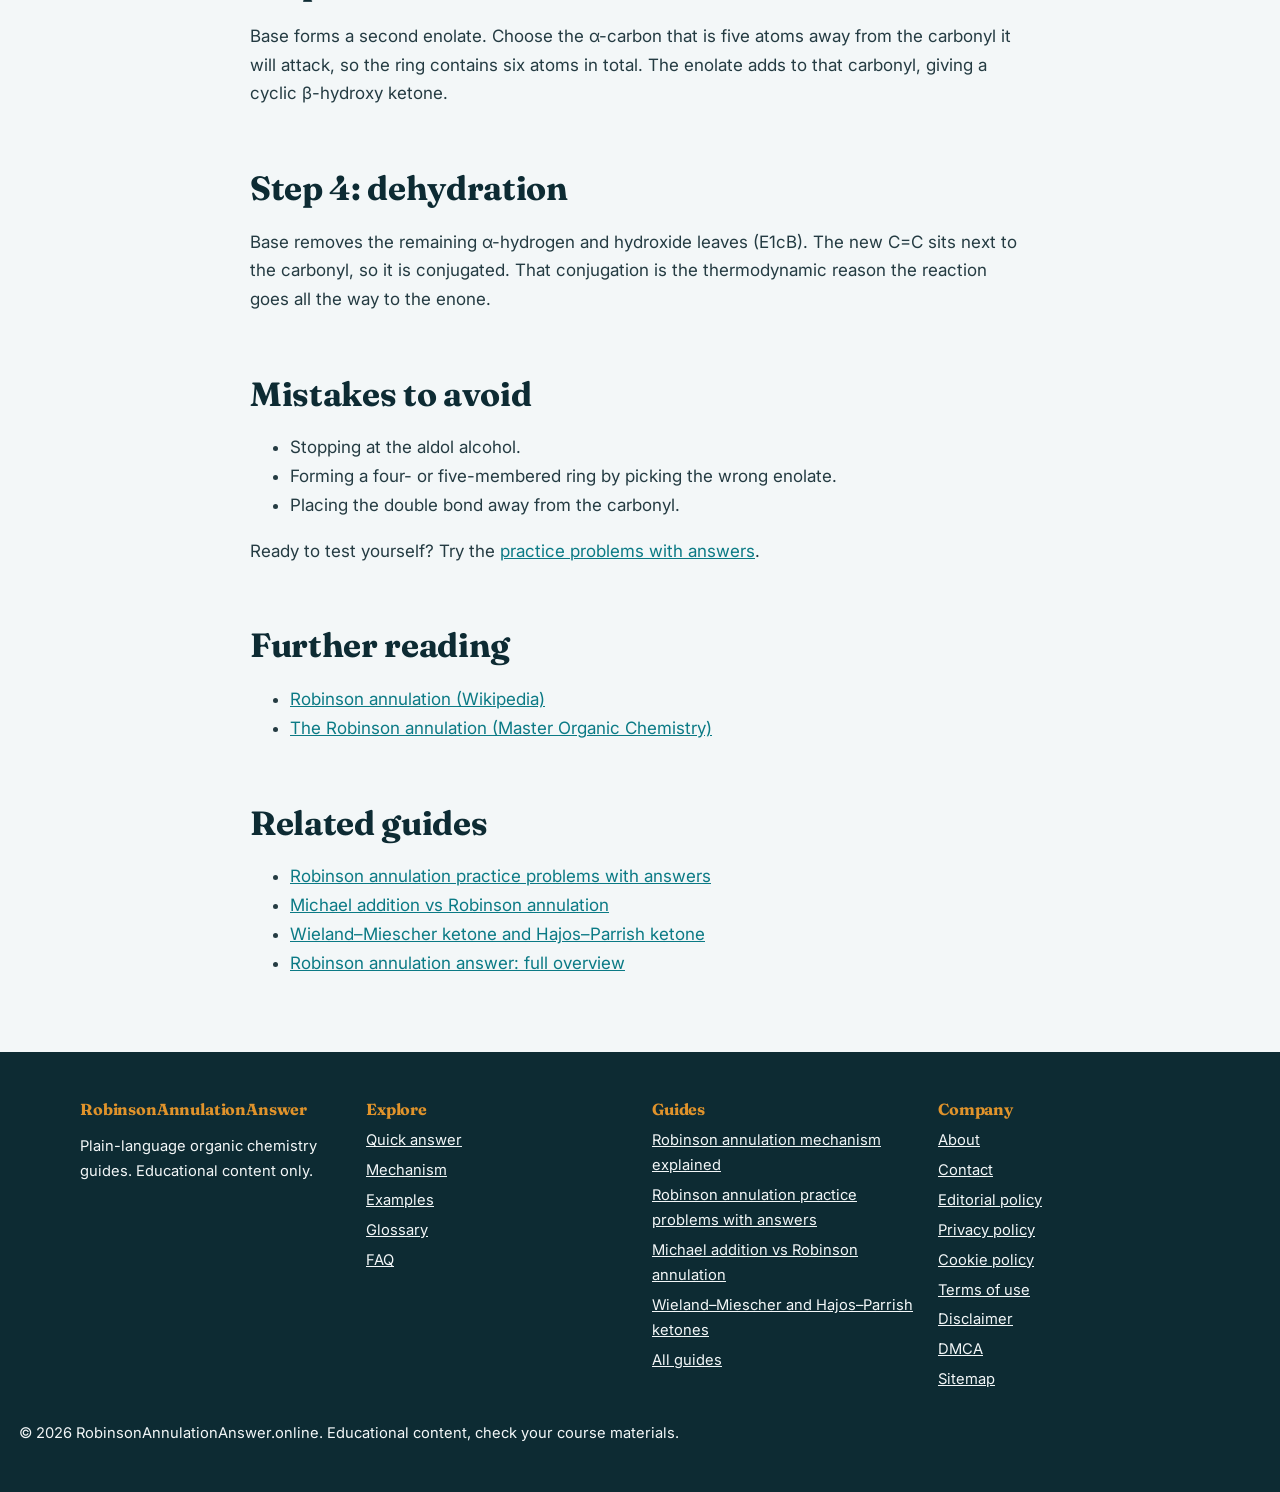
<file: blog/robinson-annulation-mechanism/index.html>
<!DOCTYPE html>
<html lang="en"><head><meta charset="utf-8">
<meta name="viewport" content="width=device-width, initial-scale=1">
<title>Robinson Annulation Mechanism Explained Step by Step</title>
<meta name="description" content="Robinson annulation mechanism explained: enolate formation, Michael addition, intramolecular aldol and dehydration, with tips for drawing each arrow correctly.">
<meta name="robots" content="index,follow,max-snippet:-1,max-image-preview:large">
<link rel="canonical" href="https://robinsonannulationanswer.online/blog/robinson-annulation-mechanism/">
<link rel="icon" type="image/svg+xml" href="/favicon.svg">
<meta property="og:image" content="https://robinsonannulationanswer.online/og-image.png"><meta property="og:image:width" content="1200"><meta property="og:image:height" content="630"><meta name="twitter:card" content="summary_large_image"><meta name="twitter:image" content="https://robinsonannulationanswer.online/og-image.png"><meta name="theme-color" content="#14333d">
<meta property="og:type" content="website"><meta property="og:site_name" content="Robinson Annulation Answer">
<meta property="og:title" content="Robinson Annulation Mechanism Explained Step by Step"><meta property="og:description" content="Robinson annulation mechanism explained: enolate formation, Michael addition, intramolecular aldol and dehydration, with tips for drawing each arrow correctly."><meta property="og:url" content="https://robinsonannulationanswer.online/blog/robinson-annulation-mechanism/">
<script type="application/ld+json">{"@context": "https://schema.org", "@graph": [{"@type": "BreadcrumbList", "itemListElement": [{"@type": "ListItem", "position": 1, "name": "Home", "item": "https://robinsonannulationanswer.online/"}, {"@type": "ListItem", "position": 2, "name": "Blog", "item": "https://robinsonannulationanswer.online/blog/"}, {"@type": "ListItem", "position": 3, "name": "Robinson annulation mechanism explained step by step", "item": "https://robinsonannulationanswer.online/blog/robinson-annulation-mechanism/"}]}, {"@type": "Article", "headline": "Robinson annulation mechanism explained step by step", "name": "Robinson annulation mechanism explained step by step", "url": "https://robinsonannulationanswer.online/blog/robinson-annulation-mechanism/", "description": "Robinson annulation mechanism explained: enolate formation, Michael addition, intramolecular aldol and dehydration, with tips for drawing each arrow correctly.", "inLanguage": "en", "publisher": {"@type": "Organization", "name": "Robinson Annulation Answer", "url": "https://robinsonannulationanswer.online/"}, "datePublished": "2026-10-19", "dateModified": "2026-10-19", "author": {"@type": "Organization", "name": "Robinson Annulation Answer"}}]}</script>
<link rel="preconnect" href="https://fonts.googleapis.com"><link rel="preconnect" href="https://fonts.gstatic.com" crossorigin><link rel="stylesheet" href="https://fonts.googleapis.com/css2?family=Fraunces:opsz,wght@9..144,600;9..144,800&family=Inter:wght@400;600;700&display=swap"><link rel="stylesheet" href="/assets/style.css"></head><body>
<header><div class="bar"><a class="brand" href="/">🧪 RobinsonAnnulationAnswer</a><nav aria-label="Main"><a href="/#mechanism">Mechanism</a><a href="/#examples">Examples</a><a href="/#practice">Practice</a><a href="/#faq">FAQ</a><a href="/blog/">Blog</a><a href="/about/">About</a><a href="/contact/">Contact</a></nav></div></header><main><section><div><article><p class="crumbs"><a href="/">Home</a> / <a href="/blog/">Blog</a> / Robinson annulation mechanism explained step by step</p><h1>Robinson annulation mechanism explained step by step</h1><p class="meta">Updated 2026-10-19</p><div class="answer"><strong>Key takeaways</strong><ul><li>The mechanism has three stages: Michael addition, intramolecular aldol, dehydration.</li><li>The Michael product is a 1,5-diketone.</li><li>The final product is a conjugated cyclohexenone.</li></ul></div><p>If you can draw the mechanism cleanly, you can answer almost any Robinson annulation question. The trick is to treat it as three small reactions you already know, linked together. This guide walks through them in the order you should draw them in an exam.</p>
<svg class="flow" viewBox="0 0 720 160" role="img" aria-label="Robinson annulation in three steps: Michael addition, intramolecular aldol, dehydration"><rect x="6" y="14" width="200" height="132" rx="14"/><text class="n" x="22" y="48">1</text><text x="22" y="76">Michael addition</text><text class="s" x="22" y="100">Enolate attacks the</text><text class="s" x="22" y="120">β-carbon: 1,5-diketone</text><path d="M210 80h24m-8-8 8 8-8 8"/><rect x="258" y="14" width="200" height="132" rx="14"/><text class="n" x="274" y="48">2</text><text x="274" y="76">Intramolecular aldol</text><text class="s" x="274" y="100">Second enolate closes</text><text class="s" x="274" y="120">a six-membered ring</text><path d="M462 80h24m-8-8 8 8-8 8"/><rect x="510" y="14" width="200" height="132" rx="14"/><text class="n" x="526" y="48">3</text><text x="526" y="76">Dehydration</text><text class="s" x="526" y="100">Lose H₂O: conjugated</text><text class="s" x="526" y="120">cyclohexenone forms</text></svg><h2>Step 0: pick the donor and acceptor</h2>
<p>The donor is a ketone with an acidic α-hydrogen. The acceptor is an α,β-unsaturated ketone, usually methyl vinyl ketone (MVK). Label the donor's α-carbon and the acceptor's β-carbon before you draw anything, because those two atoms form the first new bond.</p>
<h2>Step 1: form the enolate</h2>
<p>Hydroxide or alkoxide removes an α-hydrogen from the donor. Draw the arrow from the base to the hydrogen, then from the C–H bond into the carbon–carbon bond to make the enolate. If the ketone is unsymmetrical, note which side you chose and why.</p>
<h2>Step 2: Michael addition</h2>
<p>The enolate carbon attacks the β-carbon of MVK, pushing the C=C electrons onto the oxygen as a new enolate. Protonation gives a 1,5-diketone. A quick check: count the carbons between the two carbonyls. There should be three.</p>
<h2>Step 3: intramolecular aldol</h2>
<p>Base forms a second enolate. Choose the α-carbon that is five atoms away from the carbonyl it will attack, so the ring contains six atoms in total. The enolate adds to that carbonyl, giving a cyclic β-hydroxy ketone.</p>
<h2>Step 4: dehydration</h2>
<p>Base removes the remaining α-hydrogen and hydroxide leaves (E1cB). The new C=C sits next to the carbonyl, so it is conjugated. That conjugation is the thermodynamic reason the reaction goes all the way to the enone.</p>
<h2>Mistakes to avoid</h2>
<ul><li>Stopping at the aldol alcohol.</li><li>Forming a four- or five-membered ring by picking the wrong enolate.</li><li>Placing the double bond away from the carbonyl.</li></ul>
<p>Ready to test yourself? Try the <a href="/blog/robinson-annulation-practice-problems/">practice problems with answers</a>.</p><h2>Further reading</h2><ul><li><a href="https://en.wikipedia.org/wiki/Robinson_annulation" rel="noopener" target="_blank">Robinson annulation (Wikipedia)</a></li><li><a href="https://www.masterorganicchemistry.com/?p=12136" rel="noopener" target="_blank">The Robinson annulation (Master Organic Chemistry)</a></li></ul><h2>Related guides</h2><ul><li><a href="/blog/robinson-annulation-practice-problems/">Robinson annulation practice problems with answers</a></li><li><a href="/blog/michael-addition-vs-robinson-annulation/">Michael addition vs Robinson annulation</a></li><li><a href="/blog/wieland-miescher-ketone/">Wieland–Miescher ketone and Hajos–Parrish ketone</a></li><li><a href="/">Robinson annulation answer: full overview</a></li></ul></article></div></section></main><footer><div class="fgrid"><div><h2>RobinsonAnnulationAnswer</h2><p>Plain-language organic chemistry guides. Educational content only.</p></div><div><h2>Explore</h2><ul><li><a href="/#quick-answer">Quick answer</a></li><li><a href="/#mechanism">Mechanism</a></li><li><a href="/#examples">Examples</a></li><li><a href="/#glossary">Glossary</a></li><li><a href="/#faq">FAQ</a></li></ul></div><div><h2>Guides</h2><ul><li><a href="/blog/robinson-annulation-mechanism/">Robinson annulation mechanism explained</a></li><li><a href="/blog/robinson-annulation-practice-problems/">Robinson annulation practice problems with answers</a></li><li><a href="/blog/michael-addition-vs-robinson-annulation/">Michael addition vs Robinson annulation</a></li><li><a href="/blog/wieland-miescher-ketone/">Wieland–Miescher and Hajos–Parrish ketones</a></li><li><a href="/blog/">All guides</a></li></ul></div><div><h2>Company</h2><ul><li><a href="/about/">About</a></li><li><a href="/contact/">Contact</a></li><li><a href="/editorial-policy/">Editorial policy</a></li><li><a href="/privacy-policy/">Privacy policy</a></li><li><a href="/cookie-policy/">Cookie policy</a></li><li><a href="/terms-of-use/">Terms of use</a></li><li><a href="/disclaimer/">Disclaimer</a></li><li><a href="/dmca/">DMCA</a></li><li><a href="/sitemap.xml">Sitemap</a></li></ul></div></div><p>© 2026 RobinsonAnnulationAnswer.online. Educational content, check your course materials.</p></footer></body></html>
</file>
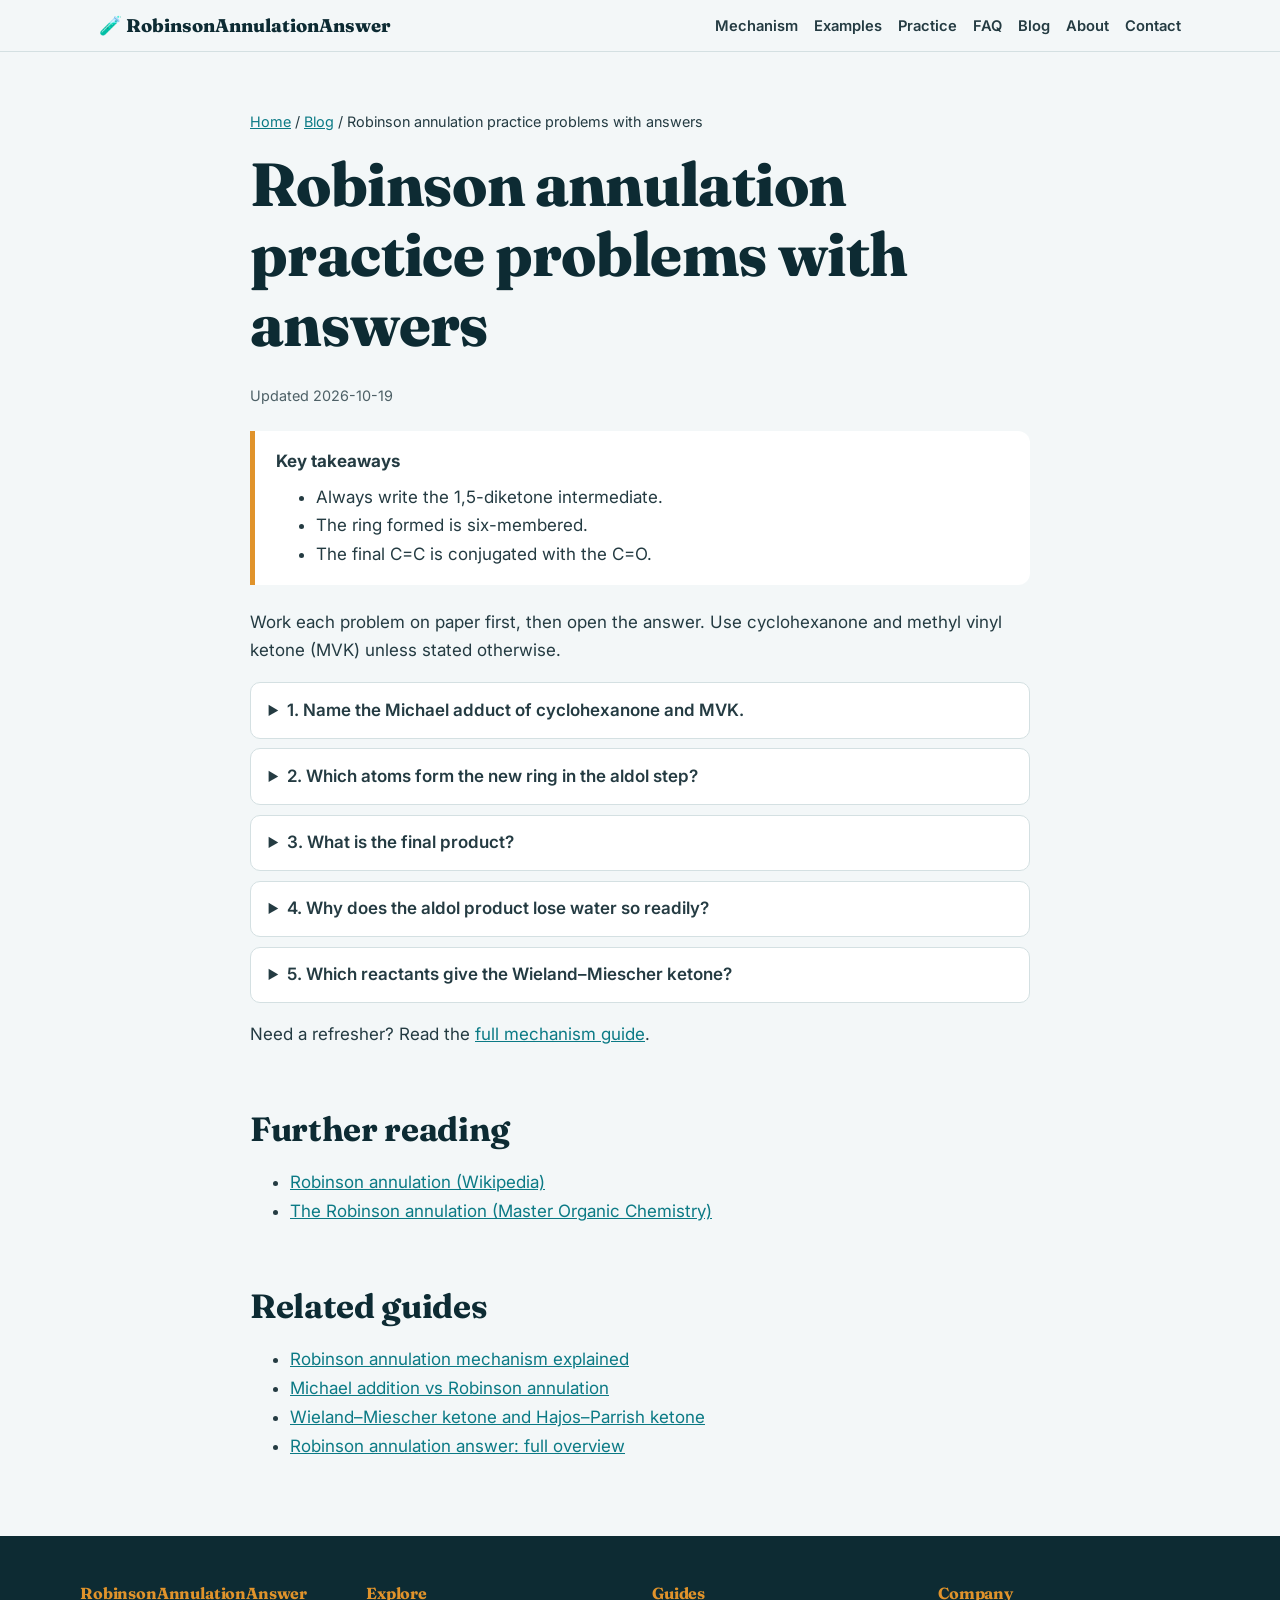
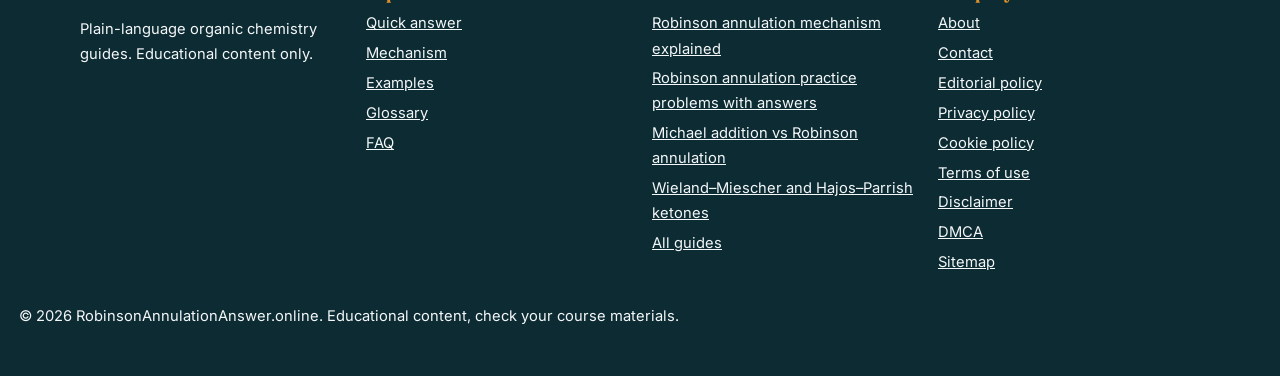
<file: blog/robinson-annulation-practice-problems/index.html>
<!DOCTYPE html>
<html lang="en"><head><meta charset="utf-8">
<meta name="viewport" content="width=device-width, initial-scale=1">
<title>Robinson Annulation Practice Problems With Answers</title>
<meta name="description" content="Five Robinson annulation practice problems with worked answers covering intermediates, ring size, dehydration and the Wieland–Miescher ketone.">
<meta name="robots" content="index,follow,max-snippet:-1,max-image-preview:large">
<link rel="canonical" href="https://robinsonannulationanswer.online/blog/robinson-annulation-practice-problems/">
<link rel="icon" type="image/svg+xml" href="/favicon.svg">
<meta property="og:image" content="https://robinsonannulationanswer.online/og-image.png"><meta property="og:image:width" content="1200"><meta property="og:image:height" content="630"><meta name="twitter:card" content="summary_large_image"><meta name="twitter:image" content="https://robinsonannulationanswer.online/og-image.png"><meta name="theme-color" content="#14333d">
<meta property="og:type" content="website"><meta property="og:site_name" content="Robinson Annulation Answer">
<meta property="og:title" content="Robinson Annulation Practice Problems With Answers"><meta property="og:description" content="Five Robinson annulation practice problems with worked answers covering intermediates, ring size, dehydration and the Wieland–Miescher ketone."><meta property="og:url" content="https://robinsonannulationanswer.online/blog/robinson-annulation-practice-problems/">
<script type="application/ld+json">{"@context": "https://schema.org", "@graph": [{"@type": "BreadcrumbList", "itemListElement": [{"@type": "ListItem", "position": 1, "name": "Home", "item": "https://robinsonannulationanswer.online/"}, {"@type": "ListItem", "position": 2, "name": "Blog", "item": "https://robinsonannulationanswer.online/blog/"}, {"@type": "ListItem", "position": 3, "name": "Robinson annulation practice problems with answers", "item": "https://robinsonannulationanswer.online/blog/robinson-annulation-practice-problems/"}]}, {"@type": "Article", "headline": "Robinson annulation practice problems with answers", "name": "Robinson annulation practice problems with answers", "url": "https://robinsonannulationanswer.online/blog/robinson-annulation-practice-problems/", "description": "Five Robinson annulation practice problems with worked answers covering intermediates, ring size, dehydration and the Wieland\u2013Miescher ketone.", "inLanguage": "en", "publisher": {"@type": "Organization", "name": "Robinson Annulation Answer", "url": "https://robinsonannulationanswer.online/"}, "datePublished": "2026-10-19", "dateModified": "2026-10-19", "author": {"@type": "Organization", "name": "Robinson Annulation Answer"}}]}</script>
<link rel="preconnect" href="https://fonts.googleapis.com"><link rel="preconnect" href="https://fonts.gstatic.com" crossorigin><link rel="stylesheet" href="https://fonts.googleapis.com/css2?family=Fraunces:opsz,wght@9..144,600;9..144,800&family=Inter:wght@400;600;700&display=swap"><link rel="stylesheet" href="/assets/style.css"></head><body>
<header><div class="bar"><a class="brand" href="/">🧪 RobinsonAnnulationAnswer</a><nav aria-label="Main"><a href="/#mechanism">Mechanism</a><a href="/#examples">Examples</a><a href="/#practice">Practice</a><a href="/#faq">FAQ</a><a href="/blog/">Blog</a><a href="/about/">About</a><a href="/contact/">Contact</a></nav></div></header><main><section><div><article><p class="crumbs"><a href="/">Home</a> / <a href="/blog/">Blog</a> / Robinson annulation practice problems with answers</p><h1>Robinson annulation practice problems with answers</h1><p class="meta">Updated 2026-10-19</p><div class="answer"><strong>Key takeaways</strong><ul><li>Always write the 1,5-diketone intermediate.</li><li>The ring formed is six-membered.</li><li>The final C=C is conjugated with the C=O.</li></ul></div><p>Work each problem on paper first, then open the answer. Use cyclohexanone and methyl vinyl ketone (MVK) unless stated otherwise.</p>
<details><summary>1. Name the Michael adduct of cyclohexanone and MVK.</summary><p>2-(3-Oxobutyl)cyclohexanone, a 1,5-diketone.</p></details>
<details><summary>2. Which atoms form the new ring in the aldol step?</summary><p>The terminal methyl carbon of the butanone side chain (as the enolate) attacks the ring carbonyl. The new ring contains six atoms.</p></details>
<details><summary>3. What is the final product?</summary><p>A bicyclic enone, 4,4a,5,6,7,8-hexahydronaphthalen-2(3H)-one, with the C=C conjugated to the new ketone.</p></details>
<details><summary>4. Why does the aldol product lose water so readily?</summary><p>Elimination forms a conjugated enone, which is lower in energy, and the E1cB pathway through an enolate makes the loss of hydroxide feasible under base.</p></details>
<details><summary>5. Which reactants give the Wieland–Miescher ketone?</summary><p>2-Methylcyclohexane-1,3-dione and methyl vinyl ketone.</p></details>
<p>Need a refresher? Read the <a href="/blog/robinson-annulation-mechanism/">full mechanism guide</a>.</p><h2>Further reading</h2><ul><li><a href="https://en.wikipedia.org/wiki/Robinson_annulation" rel="noopener" target="_blank">Robinson annulation (Wikipedia)</a></li><li><a href="https://www.masterorganicchemistry.com/?p=12136" rel="noopener" target="_blank">The Robinson annulation (Master Organic Chemistry)</a></li></ul><h2>Related guides</h2><ul><li><a href="/blog/robinson-annulation-mechanism/">Robinson annulation mechanism explained</a></li><li><a href="/blog/michael-addition-vs-robinson-annulation/">Michael addition vs Robinson annulation</a></li><li><a href="/blog/wieland-miescher-ketone/">Wieland–Miescher ketone and Hajos–Parrish ketone</a></li><li><a href="/">Robinson annulation answer: full overview</a></li></ul></article></div></section></main><footer><div class="fgrid"><div><h2>RobinsonAnnulationAnswer</h2><p>Plain-language organic chemistry guides. Educational content only.</p></div><div><h2>Explore</h2><ul><li><a href="/#quick-answer">Quick answer</a></li><li><a href="/#mechanism">Mechanism</a></li><li><a href="/#examples">Examples</a></li><li><a href="/#glossary">Glossary</a></li><li><a href="/#faq">FAQ</a></li></ul></div><div><h2>Guides</h2><ul><li><a href="/blog/robinson-annulation-mechanism/">Robinson annulation mechanism explained</a></li><li><a href="/blog/robinson-annulation-practice-problems/">Robinson annulation practice problems with answers</a></li><li><a href="/blog/michael-addition-vs-robinson-annulation/">Michael addition vs Robinson annulation</a></li><li><a href="/blog/wieland-miescher-ketone/">Wieland–Miescher and Hajos–Parrish ketones</a></li><li><a href="/blog/">All guides</a></li></ul></div><div><h2>Company</h2><ul><li><a href="/about/">About</a></li><li><a href="/contact/">Contact</a></li><li><a href="/editorial-policy/">Editorial policy</a></li><li><a href="/privacy-policy/">Privacy policy</a></li><li><a href="/cookie-policy/">Cookie policy</a></li><li><a href="/terms-of-use/">Terms of use</a></li><li><a href="/disclaimer/">Disclaimer</a></li><li><a href="/dmca/">DMCA</a></li><li><a href="/sitemap.xml">Sitemap</a></li></ul></div></div><p>© 2026 RobinsonAnnulationAnswer.online. Educational content, check your course materials.</p></footer></body></html>
</file>
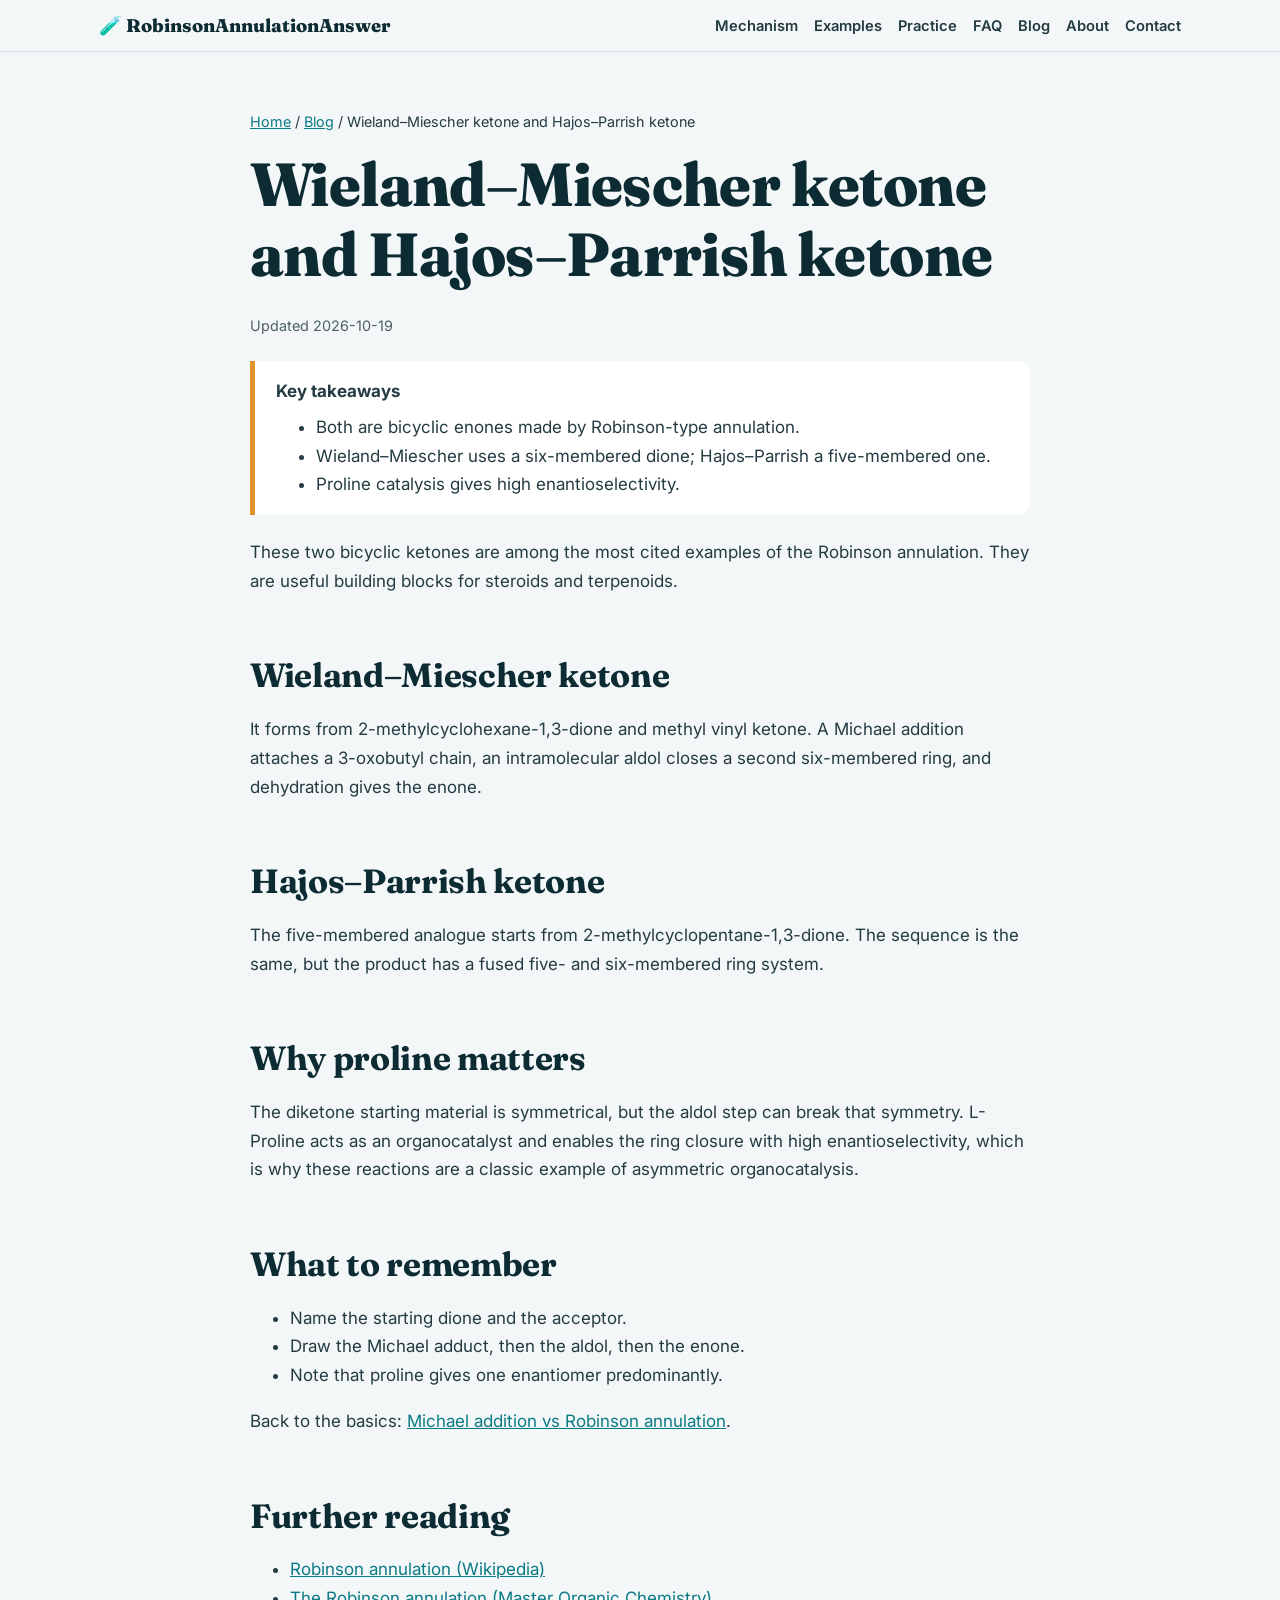
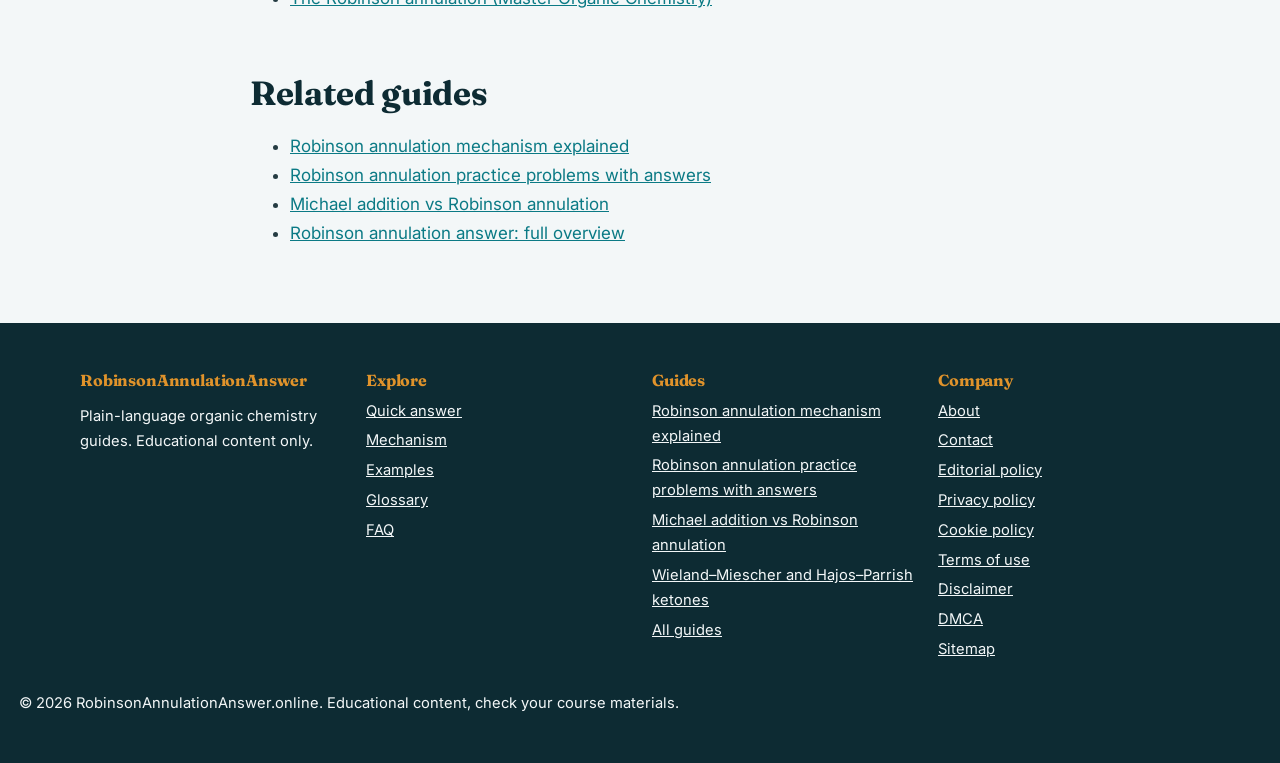
<file: blog/wieland-miescher-ketone/index.html>
<!DOCTYPE html>
<html lang="en"><head><meta charset="utf-8">
<meta name="viewport" content="width=device-width, initial-scale=1">
<title>Wieland–Miescher Ketone and Hajos–Parrish Ketone Explained</title>
<meta name="description" content="What the Wieland–Miescher ketone and Hajos–Parrish ketone are, how Robinson annulation makes them, and why proline catalysis matters.">
<meta name="robots" content="index,follow,max-snippet:-1,max-image-preview:large">
<link rel="canonical" href="https://robinsonannulationanswer.online/blog/wieland-miescher-ketone/">
<link rel="icon" type="image/svg+xml" href="/favicon.svg">
<meta property="og:image" content="https://robinsonannulationanswer.online/og-image.png"><meta property="og:image:width" content="1200"><meta property="og:image:height" content="630"><meta name="twitter:card" content="summary_large_image"><meta name="twitter:image" content="https://robinsonannulationanswer.online/og-image.png"><meta name="theme-color" content="#14333d">
<meta property="og:type" content="website"><meta property="og:site_name" content="Robinson Annulation Answer">
<meta property="og:title" content="Wieland–Miescher Ketone and Hajos–Parrish Ketone Explained"><meta property="og:description" content="What the Wieland–Miescher ketone and Hajos–Parrish ketone are, how Robinson annulation makes them, and why proline catalysis matters."><meta property="og:url" content="https://robinsonannulationanswer.online/blog/wieland-miescher-ketone/">
<script type="application/ld+json">{"@context": "https://schema.org", "@graph": [{"@type": "BreadcrumbList", "itemListElement": [{"@type": "ListItem", "position": 1, "name": "Home", "item": "https://robinsonannulationanswer.online/"}, {"@type": "ListItem", "position": 2, "name": "Blog", "item": "https://robinsonannulationanswer.online/blog/"}, {"@type": "ListItem", "position": 3, "name": "Wieland\u2013Miescher ketone and Hajos\u2013Parrish ketone", "item": "https://robinsonannulationanswer.online/blog/wieland-miescher-ketone/"}]}, {"@type": "Article", "headline": "Wieland\u2013Miescher ketone and Hajos\u2013Parrish ketone", "name": "Wieland\u2013Miescher ketone and Hajos\u2013Parrish ketone", "url": "https://robinsonannulationanswer.online/blog/wieland-miescher-ketone/", "description": "What the Wieland\u2013Miescher ketone and Hajos\u2013Parrish ketone are, how Robinson annulation makes them, and why proline catalysis matters.", "inLanguage": "en", "publisher": {"@type": "Organization", "name": "Robinson Annulation Answer", "url": "https://robinsonannulationanswer.online/"}, "datePublished": "2026-10-19", "dateModified": "2026-10-19", "author": {"@type": "Organization", "name": "Robinson Annulation Answer"}}]}</script>
<link rel="preconnect" href="https://fonts.googleapis.com"><link rel="preconnect" href="https://fonts.gstatic.com" crossorigin><link rel="stylesheet" href="https://fonts.googleapis.com/css2?family=Fraunces:opsz,wght@9..144,600;9..144,800&family=Inter:wght@400;600;700&display=swap"><link rel="stylesheet" href="/assets/style.css"></head><body>
<header><div class="bar"><a class="brand" href="/">🧪 RobinsonAnnulationAnswer</a><nav aria-label="Main"><a href="/#mechanism">Mechanism</a><a href="/#examples">Examples</a><a href="/#practice">Practice</a><a href="/#faq">FAQ</a><a href="/blog/">Blog</a><a href="/about/">About</a><a href="/contact/">Contact</a></nav></div></header><main><section><div><article><p class="crumbs"><a href="/">Home</a> / <a href="/blog/">Blog</a> / Wieland–Miescher ketone and Hajos–Parrish ketone</p><h1>Wieland–Miescher ketone and Hajos–Parrish ketone</h1><p class="meta">Updated 2026-10-19</p><div class="answer"><strong>Key takeaways</strong><ul><li>Both are bicyclic enones made by Robinson-type annulation.</li><li>Wieland–Miescher uses a six-membered dione; Hajos–Parrish a five-membered one.</li><li>Proline catalysis gives high enantioselectivity.</li></ul></div><p>These two bicyclic ketones are among the most cited examples of the Robinson annulation. They are useful building blocks for steroids and terpenoids.</p>
<h2>Wieland–Miescher ketone</h2>
<p>It forms from 2-methylcyclohexane-1,3-dione and methyl vinyl ketone. A Michael addition attaches a 3-oxobutyl chain, an intramolecular aldol closes a second six-membered ring, and dehydration gives the enone.</p>
<h2>Hajos–Parrish ketone</h2>
<p>The five-membered analogue starts from 2-methylcyclopentane-1,3-dione. The sequence is the same, but the product has a fused five- and six-membered ring system.</p>
<h2>Why proline matters</h2>
<p>The diketone starting material is symmetrical, but the aldol step can break that symmetry. L-Proline acts as an organocatalyst and enables the ring closure with high enantioselectivity, which is why these reactions are a classic example of asymmetric organocatalysis.</p>
<h2>What to remember</h2>
<ul><li>Name the starting dione and the acceptor.</li><li>Draw the Michael adduct, then the aldol, then the enone.</li><li>Note that proline gives one enantiomer predominantly.</li></ul>
<p>Back to the basics: <a href="/blog/michael-addition-vs-robinson-annulation/">Michael addition vs Robinson annulation</a>.</p><h2>Further reading</h2><ul><li><a href="https://en.wikipedia.org/wiki/Robinson_annulation" rel="noopener" target="_blank">Robinson annulation (Wikipedia)</a></li><li><a href="https://www.masterorganicchemistry.com/?p=12136" rel="noopener" target="_blank">The Robinson annulation (Master Organic Chemistry)</a></li></ul><h2>Related guides</h2><ul><li><a href="/blog/robinson-annulation-mechanism/">Robinson annulation mechanism explained</a></li><li><a href="/blog/robinson-annulation-practice-problems/">Robinson annulation practice problems with answers</a></li><li><a href="/blog/michael-addition-vs-robinson-annulation/">Michael addition vs Robinson annulation</a></li><li><a href="/">Robinson annulation answer: full overview</a></li></ul></article></div></section></main><footer><div class="fgrid"><div><h2>RobinsonAnnulationAnswer</h2><p>Plain-language organic chemistry guides. Educational content only.</p></div><div><h2>Explore</h2><ul><li><a href="/#quick-answer">Quick answer</a></li><li><a href="/#mechanism">Mechanism</a></li><li><a href="/#examples">Examples</a></li><li><a href="/#glossary">Glossary</a></li><li><a href="/#faq">FAQ</a></li></ul></div><div><h2>Guides</h2><ul><li><a href="/blog/robinson-annulation-mechanism/">Robinson annulation mechanism explained</a></li><li><a href="/blog/robinson-annulation-practice-problems/">Robinson annulation practice problems with answers</a></li><li><a href="/blog/michael-addition-vs-robinson-annulation/">Michael addition vs Robinson annulation</a></li><li><a href="/blog/wieland-miescher-ketone/">Wieland–Miescher and Hajos–Parrish ketones</a></li><li><a href="/blog/">All guides</a></li></ul></div><div><h2>Company</h2><ul><li><a href="/about/">About</a></li><li><a href="/contact/">Contact</a></li><li><a href="/editorial-policy/">Editorial policy</a></li><li><a href="/privacy-policy/">Privacy policy</a></li><li><a href="/cookie-policy/">Cookie policy</a></li><li><a href="/terms-of-use/">Terms of use</a></li><li><a href="/disclaimer/">Disclaimer</a></li><li><a href="/dmca/">DMCA</a></li><li><a href="/sitemap.xml">Sitemap</a></li></ul></div></div><p>© 2026 RobinsonAnnulationAnswer.online. Educational content, check your course materials.</p></footer></body></html>
</file>
<file: assets/style.css>
:root{--bg:#f3f7f8;--card:#fff;--ink:#0d2b33;--text:#243b42;--teal:#0b7a85;--amber:#e0932b;--line:#d4e0e2;--soft:#e6f0f1;--hero:#0d2b33;--herotext:#f3f7f8}
@media(prefers-color-scheme:dark){:root{--bg:#0b1a1e;--card:#122429;--ink:#e8f3f4;--text:#c6d6d9;--teal:#5fd0d9;--amber:#f0b45a;--line:#27393e;--soft:#16292e;--hero:#071215;--herotext:#e8f3f4}}
*{box-sizing:border-box}html{scroll-behavior:smooth}
body{margin:0;background:var(--bg);color:var(--text);font:17px/1.7 Inter,system-ui,sans-serif}
h1,h2,h3{font-family:Fraunces,Georgia,serif;color:var(--ink);line-height:1.15;letter-spacing:-.01em}
h1{font-size:clamp(2.2rem,5.5vw,3.8rem);font-weight:800;margin:.2em 0 .4em}h2{font-size:clamp(1.6rem,3vw,2.1rem);margin:0 0 .6em}h3{font-size:1.2rem;margin:.2em 0 .4em}
a{color:var(--teal)}a:focus-visible,summary:focus-visible,.btn:focus-visible{outline:3px solid var(--amber);outline-offset:2px}
header{position:sticky;top:0;z-index:9;background:var(--bg);border-bottom:1px solid var(--line)}
.bar{max-width:1120px;margin:auto;padding:.7rem 1.2rem;display:flex;gap:1rem;align-items:center;justify-content:space-between;flex-wrap:wrap}
.brand{font:800 1.15rem Fraunces,Georgia,serif;color:var(--ink);text-decoration:none}
nav a{margin-left:1rem;text-decoration:none;font-size:.92rem;font-weight:600;color:var(--text)}nav a:hover{color:var(--teal)}
section{padding:3.6rem 1.2rem}section>div{max-width:1120px;margin:auto}section.alt{background:var(--soft)}
article{max-width:780px;margin:auto}
.narrow{max-width:760px}
.hero{background:var(--hero);color:var(--herotext);background-image:radial-gradient(rgba(95,208,217,.18) 1.2px,transparent 1.2px);background-size:26px 26px;padding:4.5rem 1.2rem}
.hero h1,.hero h2{color:var(--herotext)}.hero .cols{display:grid;grid-template-columns:1.1fr .9fr;gap:2.5rem;align-items:center}
@media(max-width:820px){.hero .cols{grid-template-columns:1fr}}
.hero p.lead{font-size:1.2rem;max-width:34em}.hero .tag{display:inline-block;border:1px solid var(--amber);color:var(--amber);padding:.15rem .8rem;border-radius:99px;font-size:.85rem}
.btn{display:inline-block;background:var(--amber);color:#1a1205;padding:.75rem 1.4rem;border-radius:8px;text-decoration:none;font-weight:700;margin:.3rem .5rem .3rem 0}
.btn.ghost{background:transparent;color:inherit;border:1.5px solid currentColor}
.stats{display:grid;grid-template-columns:repeat(auto-fit,minmax(150px,1fr));gap:1rem;text-align:center}
.stats b{display:block;font:800 2.4rem Fraunces,Georgia,serif;color:var(--teal)}
.grid{display:grid;grid-template-columns:repeat(auto-fit,minmax(250px,1fr));gap:1.1rem;margin:1.2rem 0}
.card{background:var(--card);border:1px solid var(--line);border-radius:14px;padding:1.3rem;display:block;text-decoration:none;color:var(--text)}
a.card:hover{border-color:var(--teal)}.card .ic{font-size:1.8rem;display:block;margin-bottom:.3rem}.card small{display:block;opacity:.8}
.grid a:not(.card){display:block;background:var(--card);border:1px solid var(--line);border-radius:14px;padding:1.2rem;text-decoration:none;color:var(--text)}
.steps3{counter-reset:s;display:grid;grid-template-columns:repeat(auto-fit,minmax(240px,1fr));gap:1.1rem}
.steps3>div{counter-increment:s;background:var(--card);border:1px solid var(--line);border-top:5px solid var(--teal);border-radius:6px 6px 14px 14px;padding:1.2rem}
.steps3>div:before{content:counter(s);font:800 2rem Fraunces,serif;color:var(--amber)}
.tl{border-left:3px solid var(--teal);margin:1rem 0;padding-left:1.4rem}.tl p{margin:.2rem 0 1.1rem}.tl b{color:var(--ink)}
.two{display:grid;grid-template-columns:1fr 1fr;gap:1rem;margin:.8rem 0}@media(max-width:640px){.two{grid-template-columns:1fr}}
.two div{padding:1rem;border-radius:10px;background:var(--card);border:1px solid var(--line)}.two .m{border-left:5px solid #c4493a}.two .f{border-left:5px solid #2f9e6a}
.chips{display:flex;flex-wrap:wrap;gap:.5rem}.chips span,.chips a{background:var(--card);border:1px solid var(--line);border-radius:99px;padding:.25rem .9rem;font-size:.92rem;text-decoration:none}
.answer{border-left:5px solid var(--amber);background:var(--card);border-radius:0 12px 12px 0;padding:1rem 1.3rem;margin:1.4rem 0}.answer ul{margin:.4rem 0 0}
table{width:100%;border-collapse:collapse;margin:1rem 0;font-size:.95rem;background:var(--card)}th,td{border:1px solid var(--line);padding:.6rem .8rem;text-align:left;vertical-align:top}th{background:var(--soft)}.scroll{overflow-x:auto}
details{background:var(--card);border:1px solid var(--line);border-radius:10px;padding:.8rem 1.1rem;margin:.6rem 0}summary{cursor:pointer;font-weight:600}
.flow{width:100%;height:auto;display:block}.flow rect{fill:var(--card);stroke:var(--teal);stroke-width:2}.flow text{fill:var(--ink);font:600 15px Inter,sans-serif}.flow .s{font-weight:400;font-size:12.5px;fill:var(--text)}.flow .n{fill:var(--amber);font:800 22px Fraunces,serif}.flow path{stroke:var(--amber);stroke-width:3;fill:none}
.hero .flow rect{fill:#122429}.hero .flow text{fill:#e8f3f4}.hero .flow .s{fill:#b7c9cc}
.video{display:grid;grid-template-columns:1fr 1fr;gap:1.5rem;align-items:center}@media(max-width:760px){.video{grid-template-columns:1fr}}
.play{aspect-ratio:16/9;border-radius:14px;background:var(--hero);color:#fff;display:grid;place-items:center;font-size:3.2rem;text-decoration:none;border:1px solid var(--line)}
.crumbs{font-size:.9rem;margin:0 0 1rem}.meta{font-size:.9rem;opacity:.8}article h2{margin-top:1.8em}
footer{background:var(--hero);color:var(--herotext);padding:3rem 1.2rem 2rem;font-size:.92rem}footer a{color:var(--herotext)}footer h2{font-size:1rem;color:var(--amber)}footer ul{list-style:none;padding:0;margin:0}footer li{margin:.3rem 0}
.fgrid{display:grid;grid-template-columns:repeat(auto-fit,minmax(190px,1fr));gap:1.5rem;max-width:1120px;margin:0 auto 1.5rem}
@media(prefers-reduced-motion:reduce){html{scroll-behavior:auto}}
</file>
